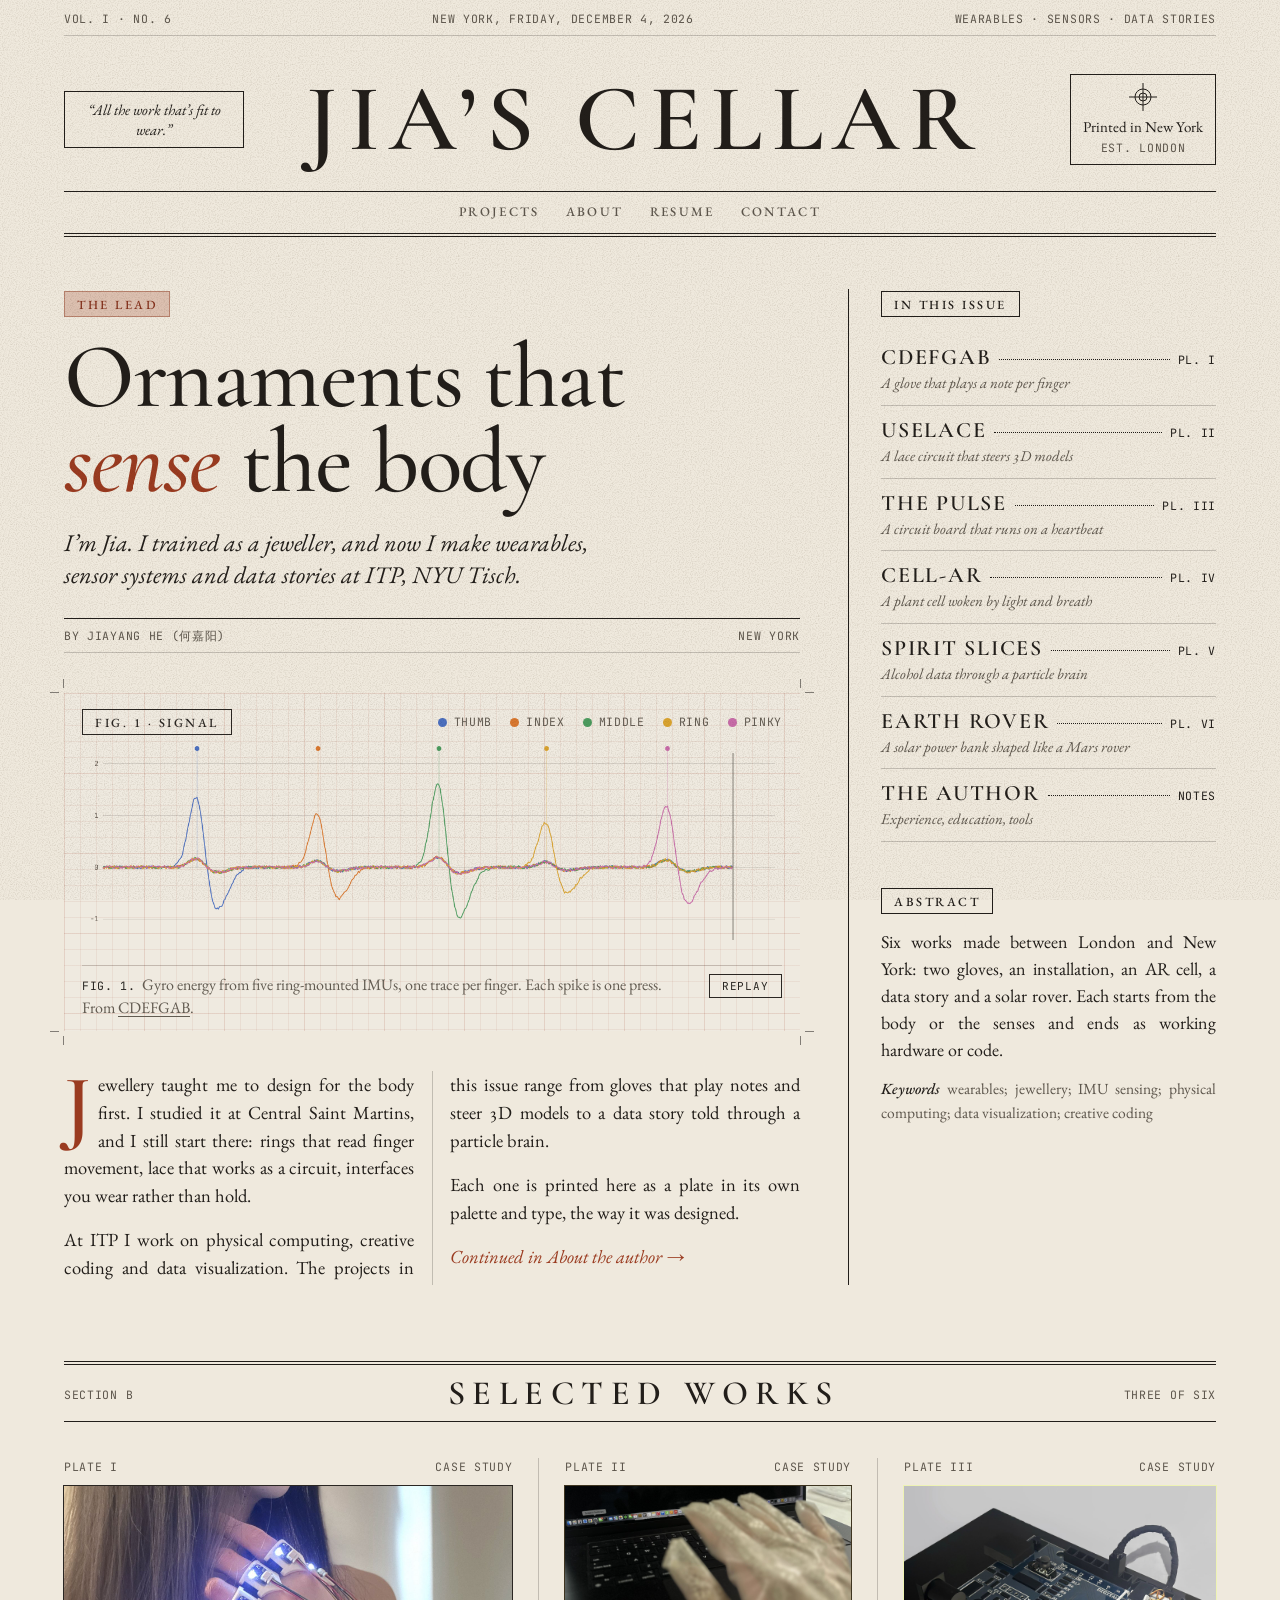
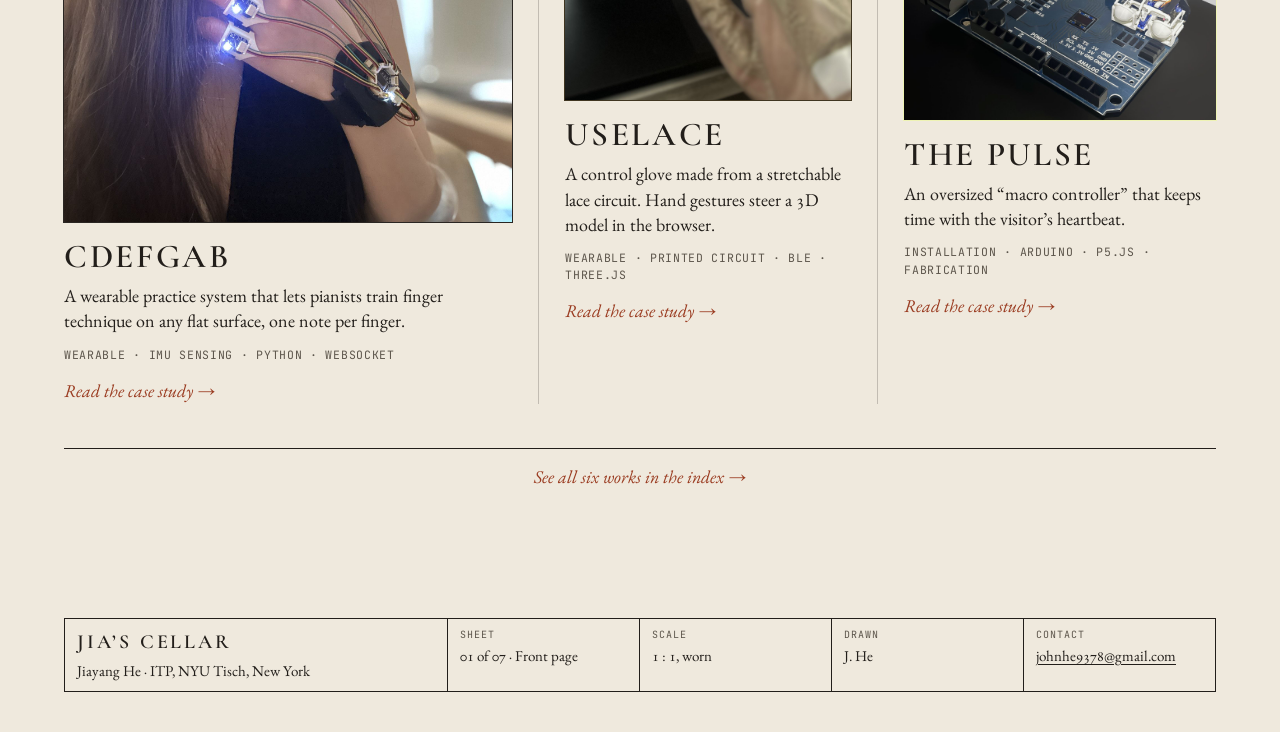
<file: index.html>
<!doctype html>
<html lang="en">
<head>
  <meta charset="utf-8">
  <meta name="viewport" content="width=device-width, initial-scale=1">
  <title>Jia's Cellar — Jia He, wearables and interactive design</title>
  <meta name="description" content="Portfolio of Jia He, a jeweller turned creative technologist at ITP, NYU Tisch.">
  <meta property="og:title" content="Jia's Cellar — Jia He, wearables and interactive design">
  <meta property="og:description" content="Portfolio of Jia He, a jeweller turned creative technologist at ITP, NYU Tisch.">
  <link rel="preconnect" href="https://fonts.googleapis.com">
  <link rel="preconnect" href="https://fonts.gstatic.com" crossorigin>
  <link href="https://fonts.googleapis.com/css2?family=Cormorant+Garamond:ital,wght@0,500;0,600;1,500;1,600&family=EB+Garamond:ital,wght@0,400;0,500;1,400&family=JetBrains+Mono:wght@400;500&display=swap" rel="stylesheet">
  <link rel="stylesheet" href="style.css">
</head>
<body>
  <a class="skip" href="#main">Skip to content</a>

  <!-- Front-page masthead: nameplate with ears. Inner pages use the compact bar. -->
  <header class="masthead masthead--front">
    <div class="masthead__strip mono">
      <span>Vol. I · No. 6</span>
      <span data-today>New York</span>
      <span>Wearables · Sensors · Data stories</span>
    </div>
    <div class="masthead__flag">
      <p class="ear">“All the work that’s fit to wear.”</p>
      <a class="masthead__name" href="index.html" aria-current="page">Jia’s Cellar</a>
      <p class="ear ear--right">
        <svg class="regmark" viewBox="0 0 28 28" aria-hidden="true"><g fill="none" stroke="currentColor"><circle cx="14" cy="14" r="8"/><circle cx="14" cy="14" r="4"/><path d="M14 0v28M0 14h28"/></g></svg>
        Printed in New York
        <span class="mono">Est. London</span>
      </p>
    </div>
    <nav class="masthead__nav" aria-label="Site">
      <a href="projects.html">Projects</a>
      <a href="about.html">About</a>
      <a href="download/Jiayang_He_Resume.pdf">Resume</a>
      <a href="about.html#contact">Contact</a>
    </nav>
  </header>

  <main id="main">

    <!-- Hero: the lead story -->
    <section class="front">
      <article class="front__lead">
        <p class="label label--filled">The lead</p>
        <h1 class="headline">Ornaments that <em>sense</em> the body</h1>
        <p class="deck">
          I’m Jia. I trained as a jeweller, and now I make wearables, sensor systems
          and data stories at ITP, NYU Tisch.
        </p>
        <p class="byline mono">
          <span>By Jiayang He (何嘉阳)</span>
          <span>New York</span>
        </p>

        <figure class="plot graph crop" data-skin="cdefgab">
          <div class="plot__head">
            <span class="label">Fig. 1 · Signal</span>
            <div class="legend mono" aria-hidden="true">
              <span style="--c: var(--finger-thumb)">Thumb</span>
              <span style="--c: var(--finger-index)">Index</span>
              <span style="--c: var(--finger-middle)">Middle</span>
              <span style="--c: var(--finger-ring)">Ring</span>
              <span style="--c: var(--finger-pinky)">Pinky</span>
            </div>
          </div>
          <canvas id="signal" width="1200" height="360" role="img"
                  aria-label="Five gyro traces, one per finger, each spiking once as that finger presses"></canvas>
          <figcaption>
            <span><span class="fig-no">Fig. 1.</span>Gyro energy from five ring-mounted IMUs, one trace per finger.
            Each spike is one press. From <a href="cdefgab.html">CDEFGAB</a>.</span>
            <button type="button" class="replay" id="replay">Replay</button>
          </figcaption>
        </figure>

        <div class="columns dropcap">
          <p>
            Jewellery taught me to design for the body first. I studied it at Central Saint
            Martins, and I still start there: rings that read finger movement, lace that works
            as a circuit, interfaces you wear rather than hold.
          </p>
          <p>
            At ITP I work on physical computing, creative coding and data visualization. The
            projects in this issue range from gloves that play notes and steer 3D models to a
            data story told through a particle brain.
          </p>
          <p>
            Each one is printed here as a plate in its own palette and type, the way it was
            designed.
          </p>
          <p class="jump"><a href="about.html">Continued in About the author →</a></p>
        </div>
      </article>

      <aside class="front__aside">
        <nav aria-labelledby="contents-head">
          <h2 class="label" id="contents-head">In this issue</h2>
          <ol class="contents">
            <li><a href="cdefgab.html"><span class="contents__title">CDEFGAB</span><span class="contents__leader"></span><span class="contents__ref mono">Pl. I</span></a>
              <small>A glove that plays a note per finger</small></li>
            <li><a href="uselace.html"><span class="contents__title">UseLace</span><span class="contents__leader"></span><span class="contents__ref mono">Pl. II</span></a>
              <small>A lace circuit that steers 3D models</small></li>
            <li><a href="the-pulse.html"><span class="contents__title">The Pulse</span><span class="contents__leader"></span><span class="contents__ref mono">Pl. III</span></a>
              <small>A circuit board that runs on a heartbeat</small></li>
            <li><a href="cell-ar.html"><span class="contents__title">Cell-AR</span><span class="contents__leader"></span><span class="contents__ref mono">Pl. IV</span></a>
              <small>A plant cell woken by light and breath</small></li>
            <li><a href="projects.html#spirit-slices"><span class="contents__title">Spirit Slices</span><span class="contents__leader"></span><span class="contents__ref mono">Pl. V</span></a>
              <small>Alcohol data through a particle brain</small></li>
            <li><a href="projects.html#earth-rover"><span class="contents__title">Earth Rover</span><span class="contents__leader"></span><span class="contents__ref mono">Pl. VI</span></a>
              <small>A solar power bank shaped like a Mars rover</small></li>
            <li><a href="about.html"><span class="contents__title">The author</span><span class="contents__leader"></span><span class="contents__ref mono">Notes</span></a>
              <small>Experience, education, tools</small></li>
          </ol>
        </nav>

        <section class="abstract" aria-labelledby="abstract-head">
          <h2 class="label" id="abstract-head">Abstract</h2>
          <p>
            Six works made between London and New York: two gloves, an installation,
            an AR cell, a data story and a solar rover. Each starts from the body or the senses
            and ends as working hardware or code.
          </p>
          <p class="keywords"><b>Keywords</b> wearables; jewellery; IMU sensing; physical computing; data visualization; creative coding</p>
        </section>
      </aside>
    </section>

    <!-- Selected works, each a plate in its project's skin -->
    <section class="works" aria-labelledby="works-head">
      <header class="section-flag">
        <span class="mono">Section B</span>
        <h2 id="works-head">Selected works</h2>
        <span class="mono">Three of six</span>
      </header>

      <div class="entries">
        <article class="entry">
          <p class="entry__meta mono"><span>Plate I</span><span>Case study</span></p>
        <a class="plate" data-skin="cdefgab" data-src="images/thumbs/cdefgab.jpg" href="cdefgab.html" tabindex="-1" aria-hidden="true">
          <span class="plate__poster"><span class="plate__title">CDEFGAB</span></span>
        </a>
        <h3 class="entry__title"><a href="cdefgab.html">CDEFGAB</a></h3>
          <p class="entry__deck">A wearable practice system that lets pianists train finger technique on any flat surface, one note per finger.</p>
          <p class="entry__tags mono">Wearable · IMU sensing · Python · WebSocket</p>
          <p class="jump"><a href="cdefgab.html">Read the case study →</a></p>
      </article>

        <article class="entry">
          <p class="entry__meta mono"><span>Plate II</span><span>Case study</span></p>
        <a class="plate" data-skin="uselace" data-src="images/thumbs/uselace.jpg" href="uselace.html" tabindex="-1" aria-hidden="true">
          <span class="plate__poster"><span class="plate__title">UseLace</span></span>
        </a>
        <h3 class="entry__title"><a href="uselace.html">UseLace</a></h3>
          <p class="entry__deck">A control glove made from a stretchable lace circuit. Hand gestures steer a 3D model in the browser.</p>
          <p class="entry__tags mono">Wearable · printed circuit · BLE · Three.js</p>
          <p class="jump"><a href="uselace.html">Read the case study →</a></p>
      </article>

        <article class="entry">
          <p class="entry__meta mono"><span>Plate III</span><span>Case study</span></p>
        <a class="plate" data-skin="the-pulse" data-src="images/thumbs/the-pulse.jpg" href="the-pulse.html" tabindex="-1" aria-hidden="true">
          <span class="plate__poster"><span class="plate__title">The Pulse</span></span>
        </a>
        <h3 class="entry__title"><a href="the-pulse.html">The Pulse</a></h3>
          <p class="entry__deck">An oversized “macro controller” that keeps time with the visitor’s heartbeat.</p>
          <p class="entry__tags mono">Installation · Arduino · p5.js · fabrication</p>
          <p class="jump"><a href="the-pulse.html">Read the case study →</a></p>
      </article>
      </div>

      <p class="more-line"><span class="jump"><a href="projects.html">See all six works in the index →</a></span></p>
    </section>
  </main>

  <footer class="colophon">
    <dl class="titleblock">
      <div class="titleblock__name"><dt>Jia’s Cellar</dt><dd>Jiayang He · ITP, NYU Tisch, New York</dd></div>
      <div><dt>Sheet</dt><dd>01 of 07 · Front page</dd></div>
      <div><dt>Scale</dt><dd>1 : 1, worn</dd></div>
      <div><dt>Drawn</dt><dd>J. He</dd></div>
      <div><dt>Contact</dt><dd><a href="mailto:johnhe9378@gmail.com">johnhe9378@gmail.com</a></dd></div>
    </dl>
  </footer>

  <script src="script.js"></script>
</body>
</html>
</file>
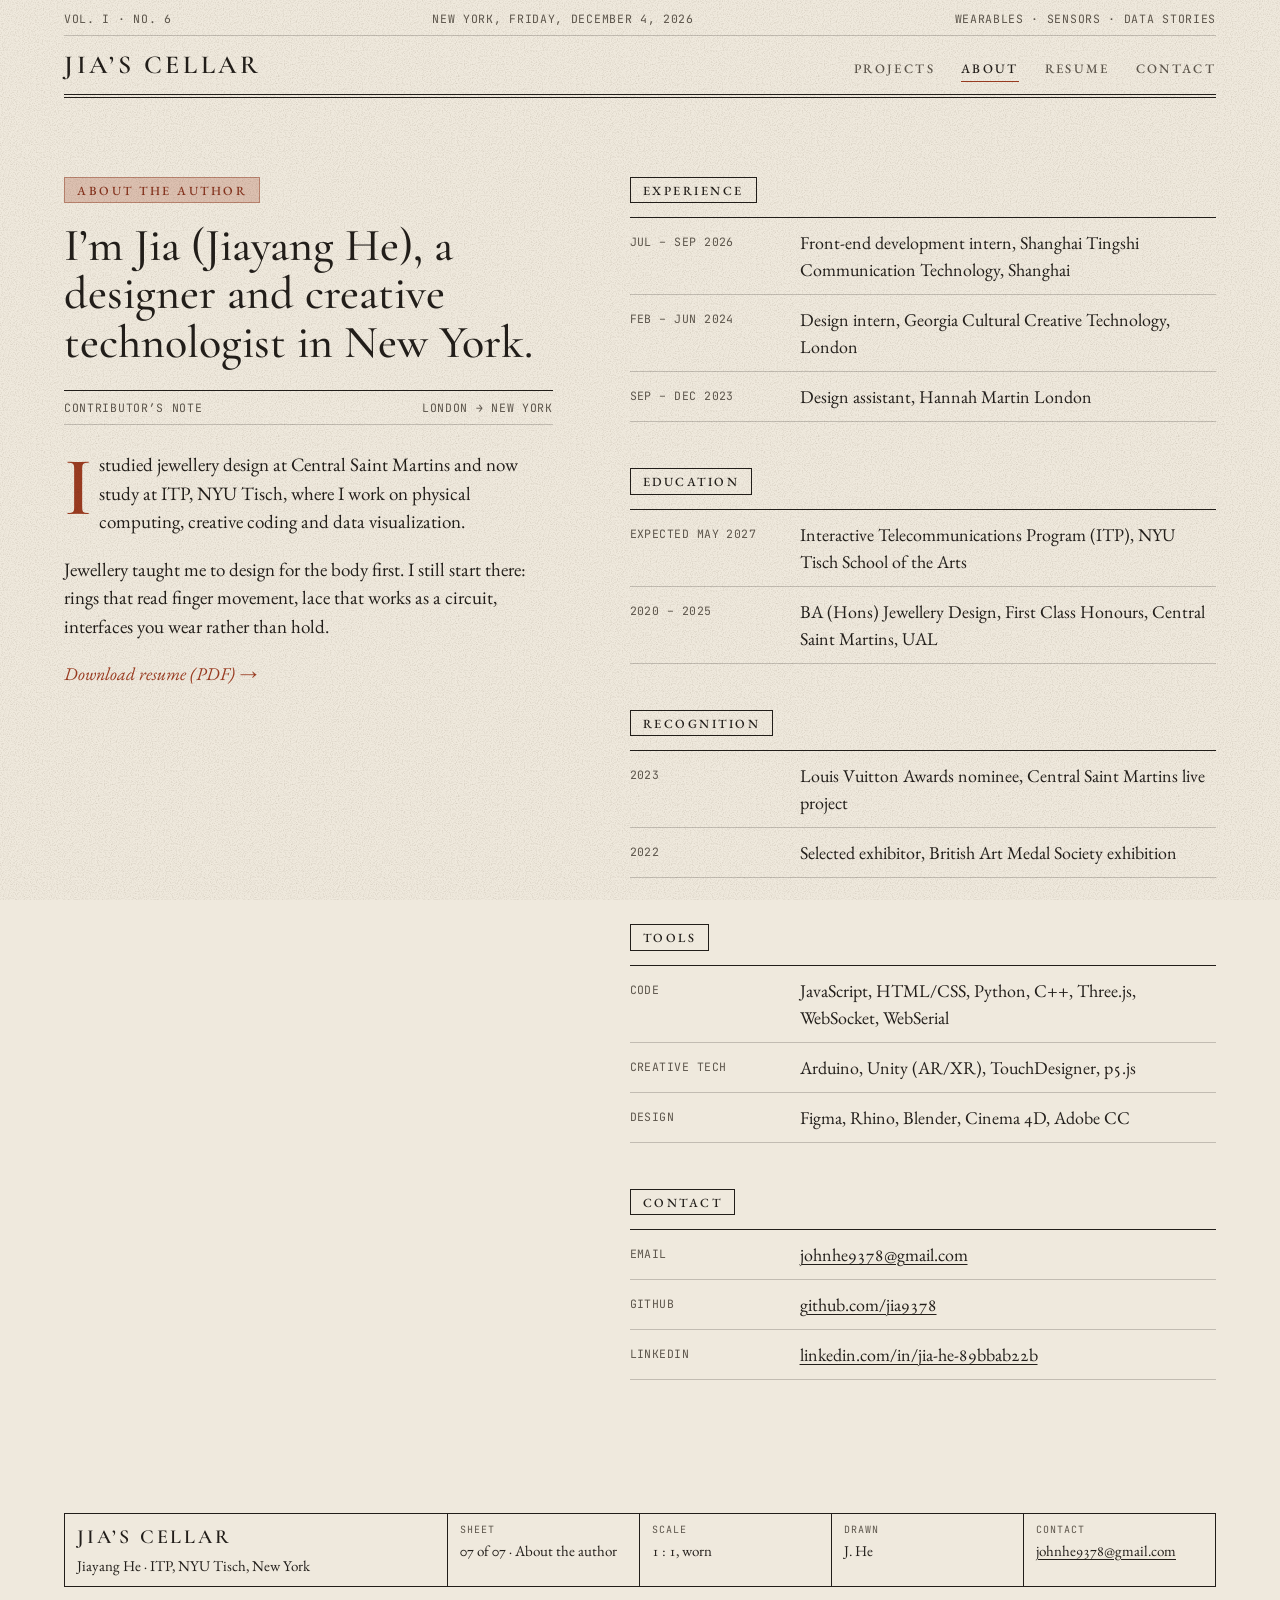
<file: about.html>
<!doctype html>
<html lang="en">
<head>
  <meta charset="utf-8">
  <meta name="viewport" content="width=device-width, initial-scale=1">
  <title>About — Jia He</title>
  <meta name="description" content="About Jia He: jewellery design at Central Saint Martins, now physical computing and creative coding at ITP, NYU Tisch.">
  <meta property="og:title" content="About — Jia He">
  <meta property="og:description" content="About Jia He: jewellery design at Central Saint Martins, now physical computing and creative coding at ITP, NYU Tisch.">
  <link rel="preconnect" href="https://fonts.googleapis.com">
  <link rel="preconnect" href="https://fonts.gstatic.com" crossorigin>
  <link href="https://fonts.googleapis.com/css2?family=Cormorant+Garamond:ital,wght@0,500;0,600;1,500;1,600&family=EB+Garamond:ital,wght@0,400;0,500;1,400&family=JetBrains+Mono:wght@400;500&display=swap" rel="stylesheet">
  <link rel="stylesheet" href="style.css">
</head>
<body>

  <a class="skip" href="#main">Skip to content</a>

  <!-- Masthead: the same on every inner page -->
  <header class="masthead">
    <div class="masthead__strip mono">
      <span>Vol. I · No. 6</span>
      <span data-today>New York</span>
      <span>Wearables · Sensors · Data stories</span>
    </div>
    <div class="masthead__bar">
      <a class="masthead__name" href="index.html">Jia’s Cellar</a>
      <nav class="masthead__nav" aria-label="Site">
        <a href="projects.html">Projects</a>
        <a href="about.html" aria-current="page">About</a>
        <a href="download/Jiayang_He_Resume.pdf">Resume</a>
        <a href="about.html#contact">Contact</a>
      </nav>
    </div>
  </header>

  <main id="main" class="page about">
    <div class="about__bio">
      <p class="label label--filled">About the author</p>
      <h1 class="about__statement">I’m Jia (Jiayang He), a designer and creative technologist in New York.</h1>
      <p class="byline mono"><span>Contributor’s note</span><span>London → New York</span></p>
      <div class="dropcap">
        <p>
          I studied jewellery design at Central Saint Martins and now study at ITP, NYU Tisch,
          where I work on physical computing, creative coding and data visualization.
        </p>
        <p>
          Jewellery taught me to design for the body first. I still start there: rings that read
          finger movement, lace that works as a circuit, interfaces you wear rather than hold.
        </p>
      </div>
      <p class="jump"><a href="download/Jiayang_He_Resume.pdf">Download resume (PDF) →</a></p>
    </div>

    <div class="about__facts">
      <section>
        <h2 class="label">Experience</h2>
        <dl class="rows">
          <div><dt>Jul – Sep 2026</dt><dd>Front-end development intern, Shanghai Tingshi Communication Technology, Shanghai</dd></div>
          <div><dt>Feb – Jun 2024</dt><dd>Design intern, Georgia Cultural Creative Technology, London</dd></div>
          <div><dt>Sep – Dec 2023</dt><dd>Design assistant, Hannah Martin London</dd></div>
        </dl>
      </section>

      <section>
        <h2 class="label">Education</h2>
        <dl class="rows">
          <div><dt>Expected May 2027</dt><dd>Interactive Telecommunications Program (ITP), NYU Tisch School of the Arts</dd></div>
          <div><dt>2020 – 2025</dt><dd>BA (Hons) Jewellery Design, First Class Honours, Central Saint Martins, UAL</dd></div>
        </dl>
      </section>

      <section>
        <h2 class="label">Recognition</h2>
        <dl class="rows">
          <div><dt>2023</dt><dd>Louis Vuitton Awards nominee, Central Saint Martins live project</dd></div>
          <div><dt>2022</dt><dd>Selected exhibitor, British Art Medal Society exhibition</dd></div>
        </dl>
      </section>

      <section>
        <h2 class="label">Tools</h2>
        <dl class="rows">
          <div><dt>Code</dt><dd>JavaScript, HTML/CSS, Python, C++, Three.js, WebSocket, WebSerial</dd></div>
          <div><dt>Creative tech</dt><dd>Arduino, Unity (AR/XR), TouchDesigner, p5.js</dd></div>
          <div><dt>Design</dt><dd>Figma, Rhino, Blender, Cinema 4D, Adobe CC</dd></div>
        </dl>
      </section>

      <section id="contact">
        <h2 class="label">Contact</h2>
        <dl class="rows">
          <div><dt>Email</dt><dd><a href="mailto:johnhe9378@gmail.com">johnhe9378@gmail.com</a></dd></div>
          <!-- Add GitHub / LinkedIn / Instagram rows here -->
          <div><dt>GitHub</dt><dd><a href="https://github.com/jia9378">github.com/jia9378</a></dd></div>
          <div><dt>LinkedIn</dt><dd><a href="https://www.linkedin.com/in/jia-he-89bbab22b">linkedin.com/in/jia-he-89bbab22b</a></dd></div>
        </dl>
      </section>
    </div>
  </main>

  <footer class="colophon">
    <dl class="titleblock">
      <div class="titleblock__name"><dt>Jia’s Cellar</dt><dd>Jiayang He · ITP, NYU Tisch, New York</dd></div>
      <div><dt>Sheet</dt><dd>07 of 07 · About the author</dd></div>
      <div><dt>Scale</dt><dd>1 : 1, worn</dd></div>
      <div><dt>Drawn</dt><dd>J. He</dd></div>
      <div><dt>Contact</dt><dd><a href="mailto:johnhe9378@gmail.com">johnhe9378@gmail.com</a></dd></div>
    </dl>
  </footer>

  <script src="script.js"></script>
</body>
</html>
</file>
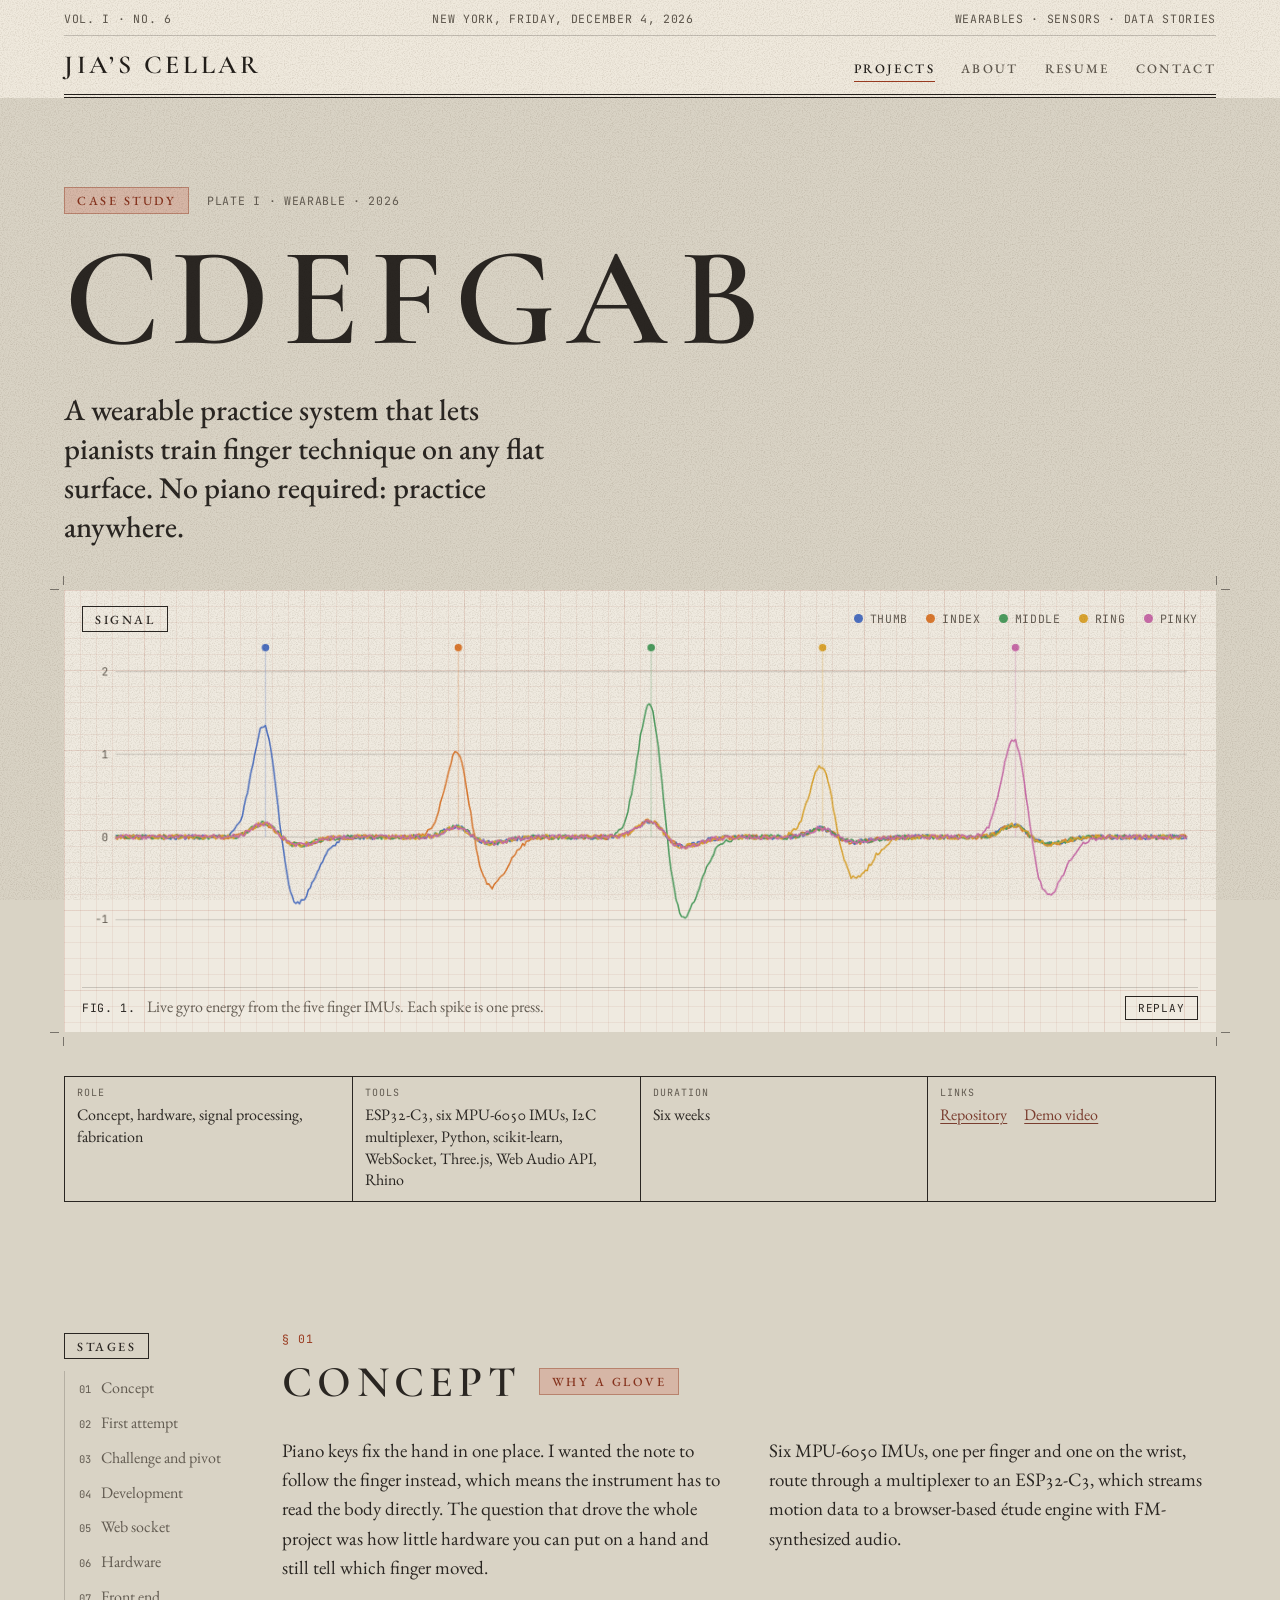
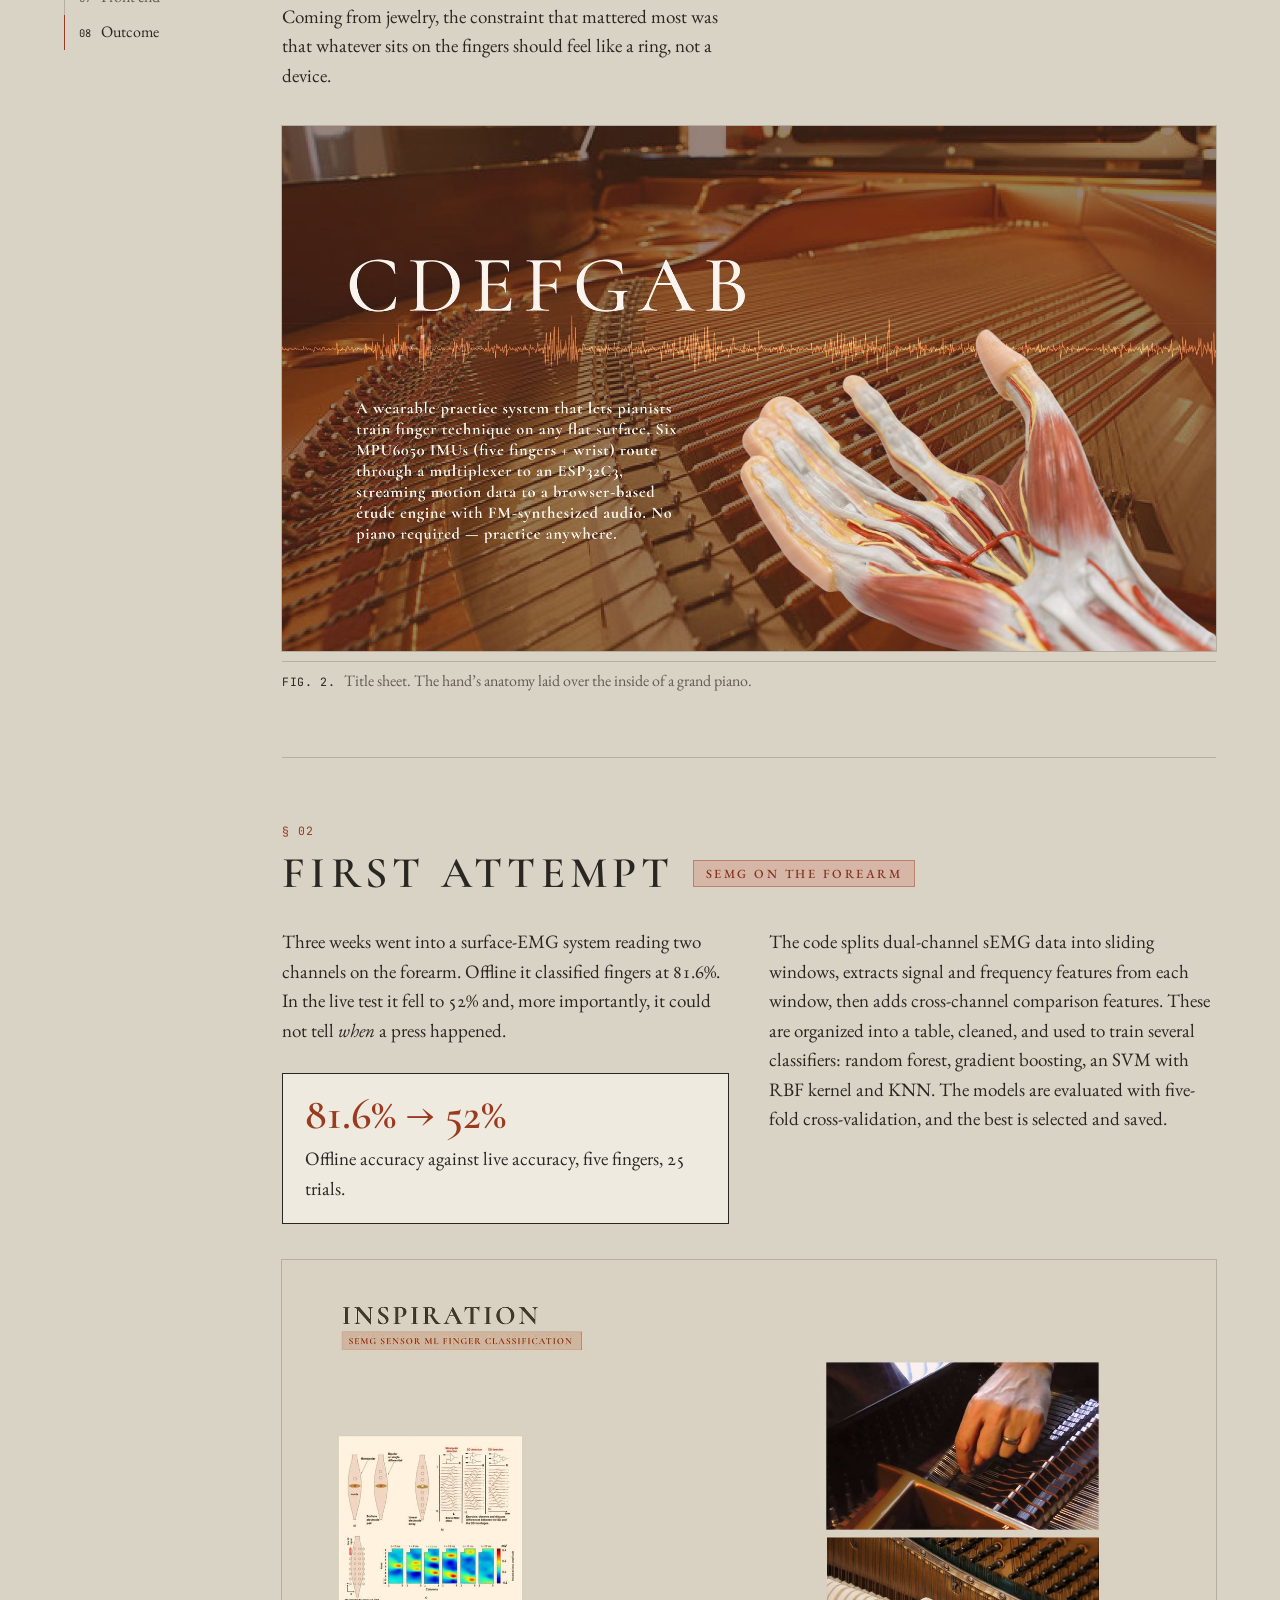
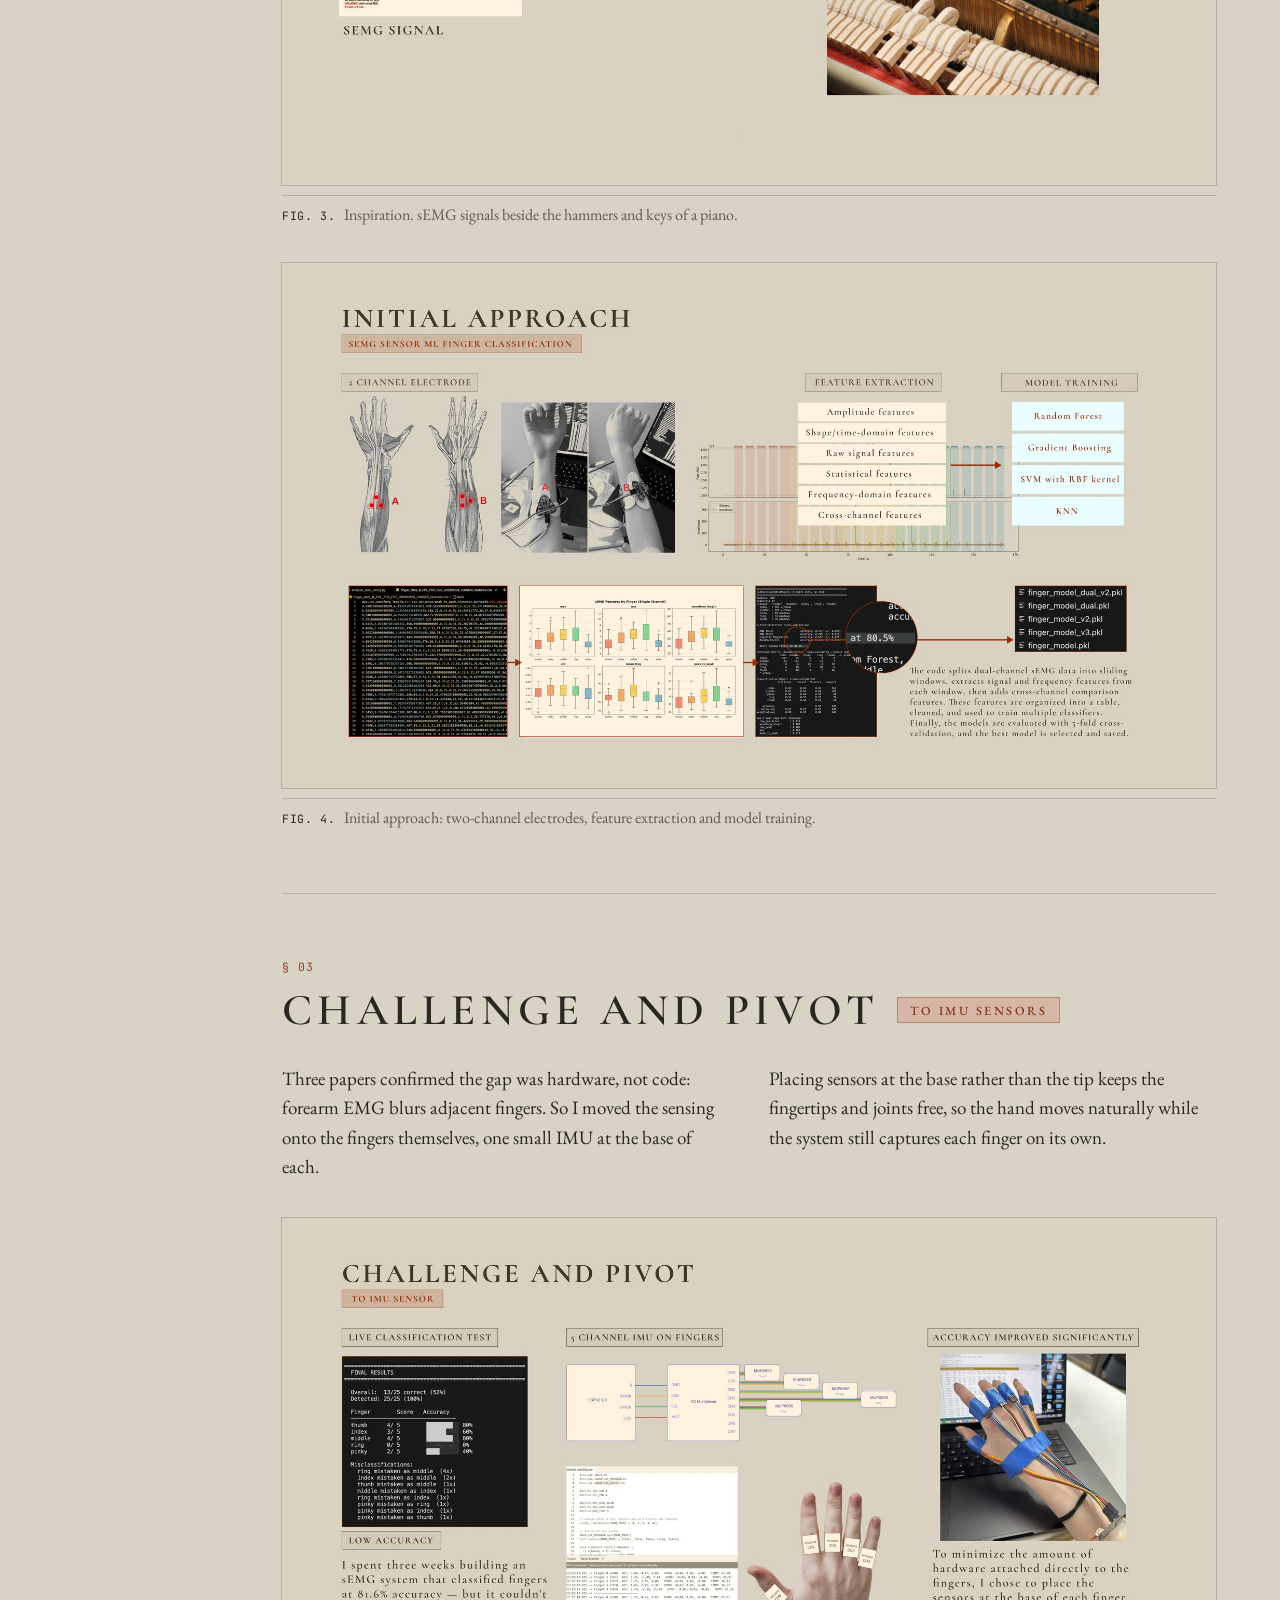
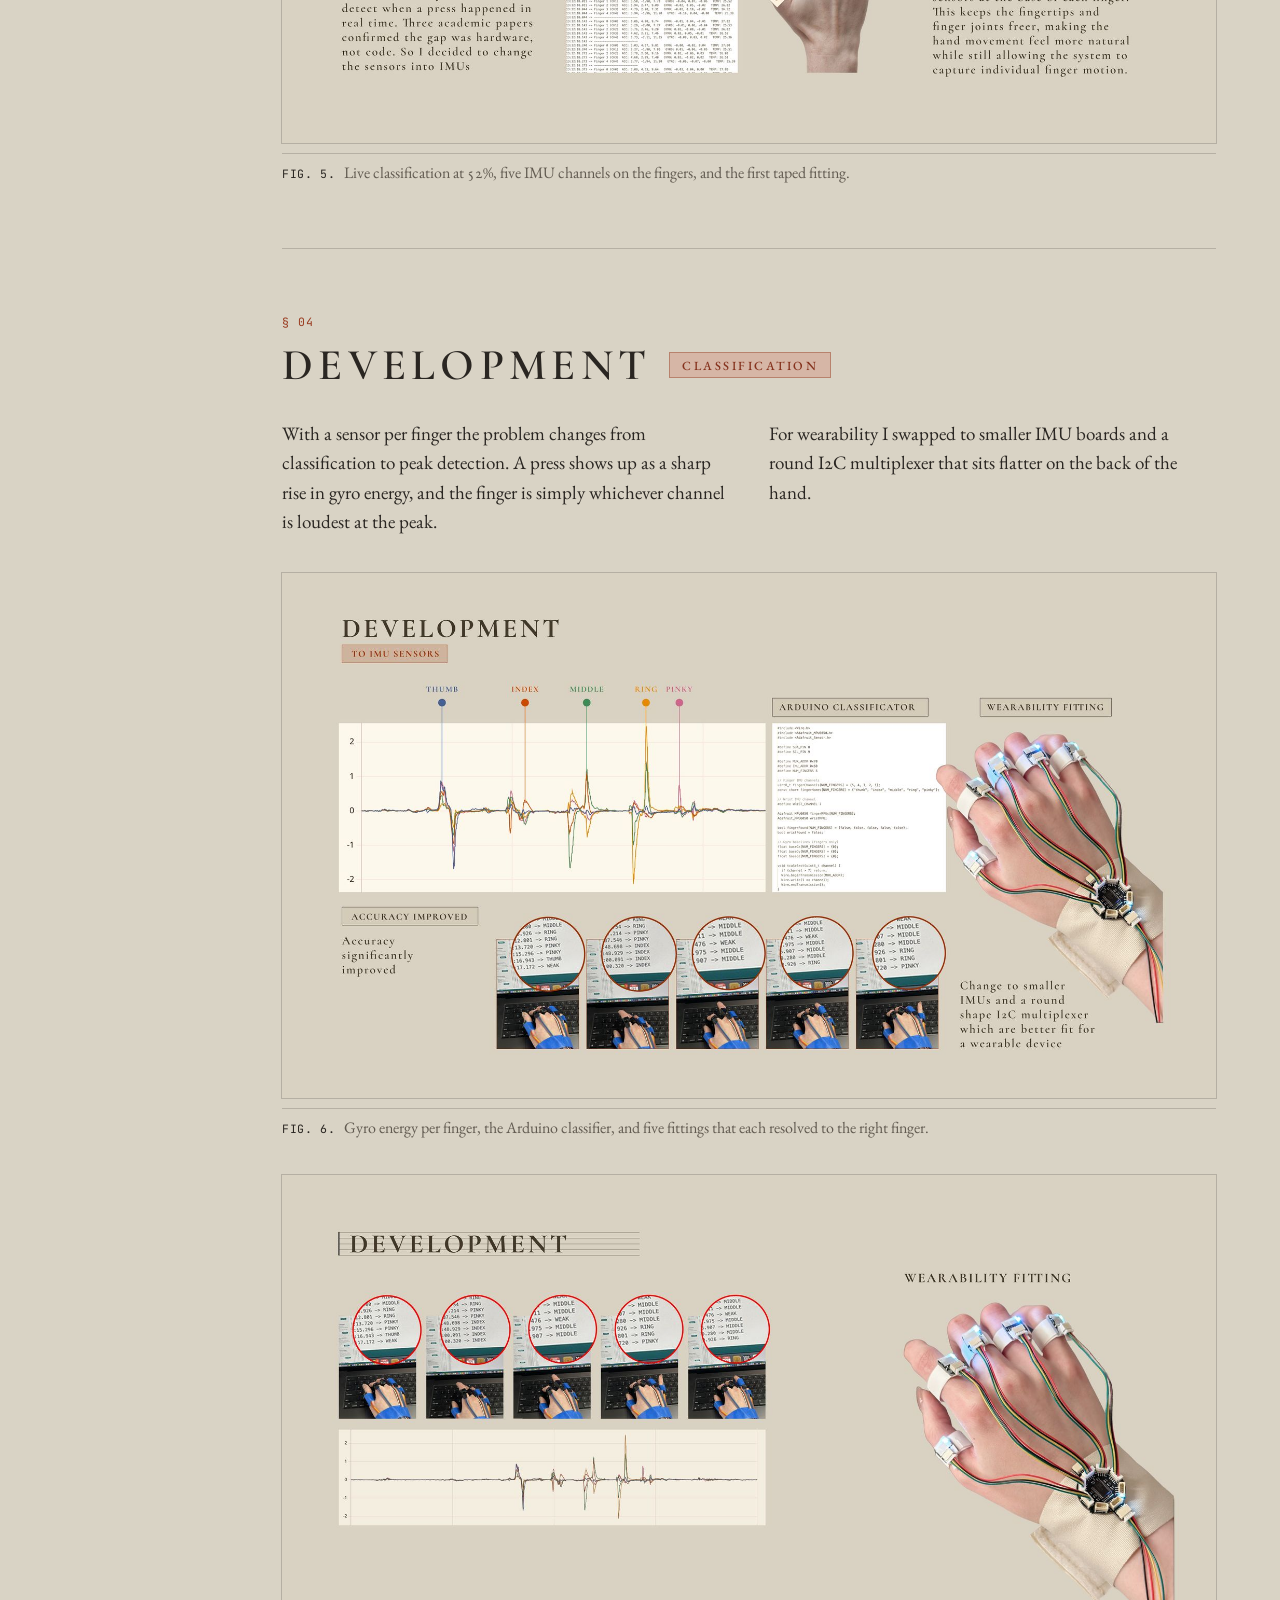
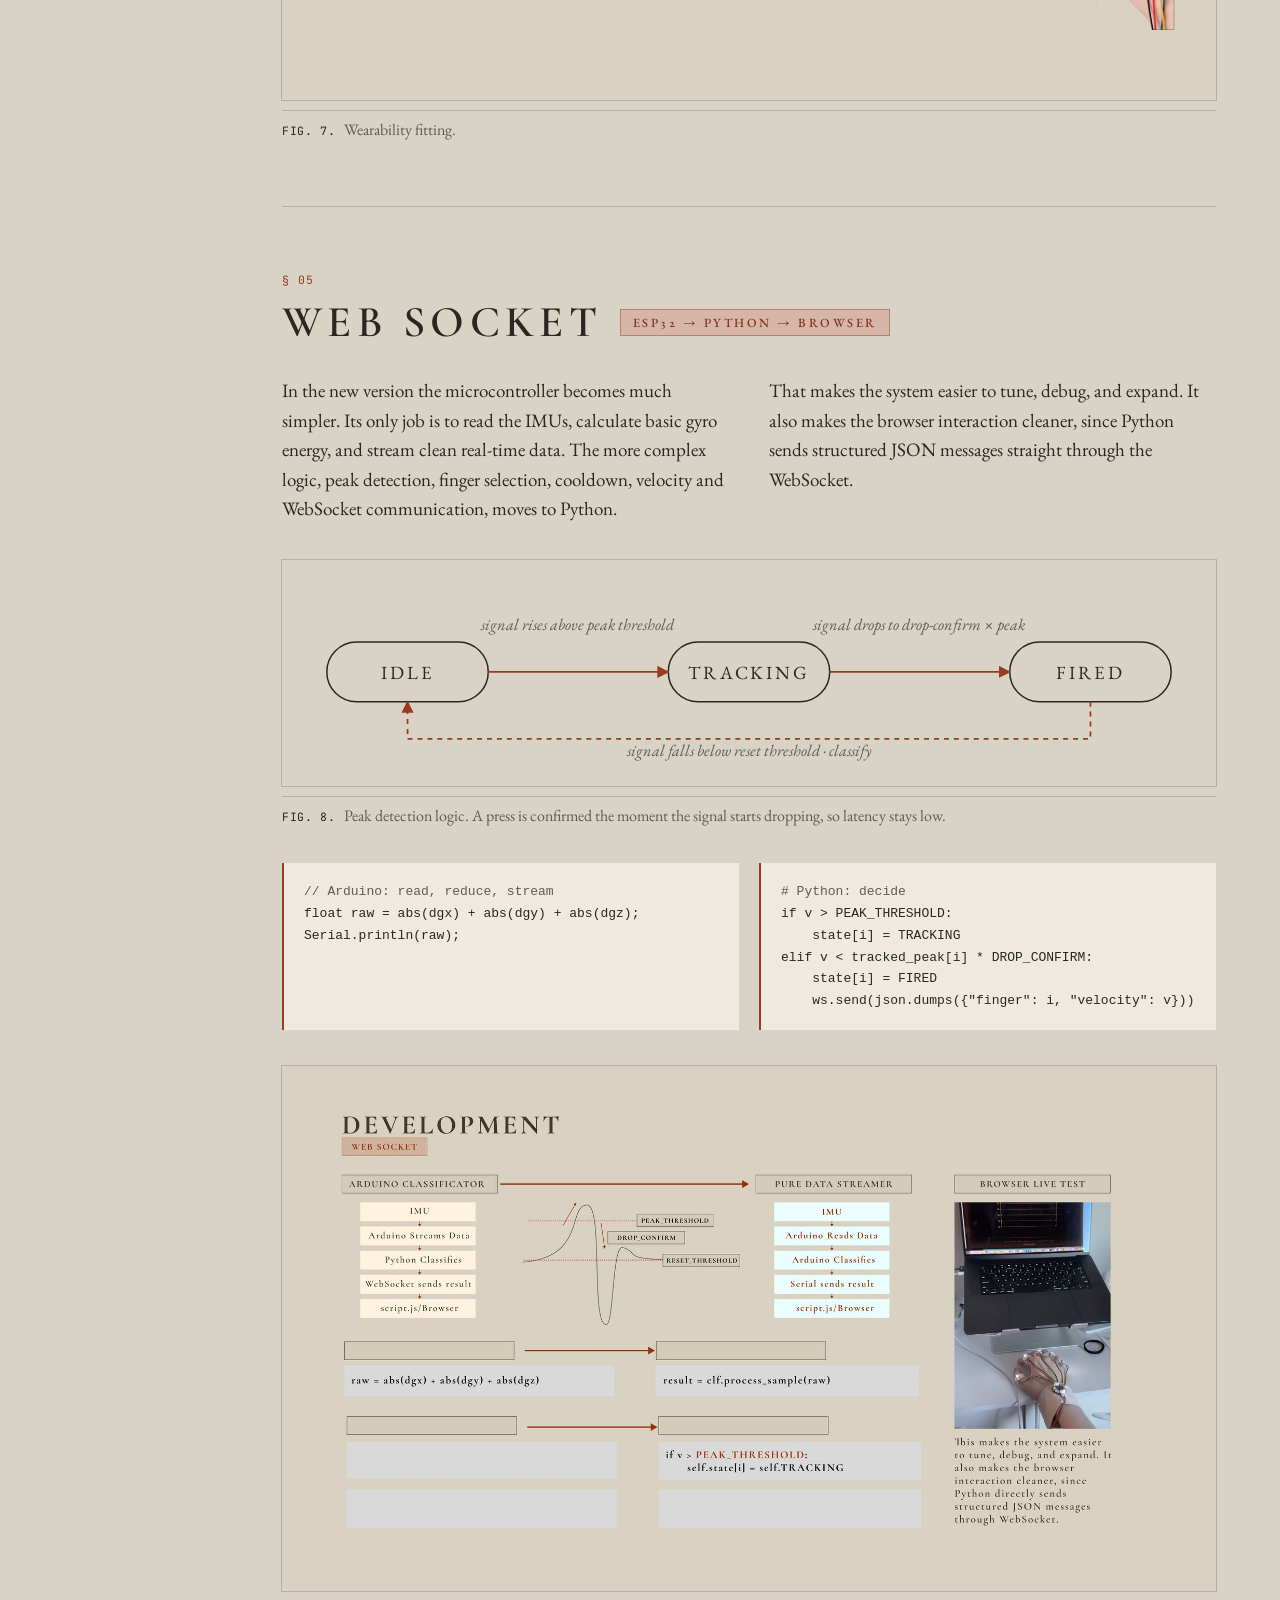
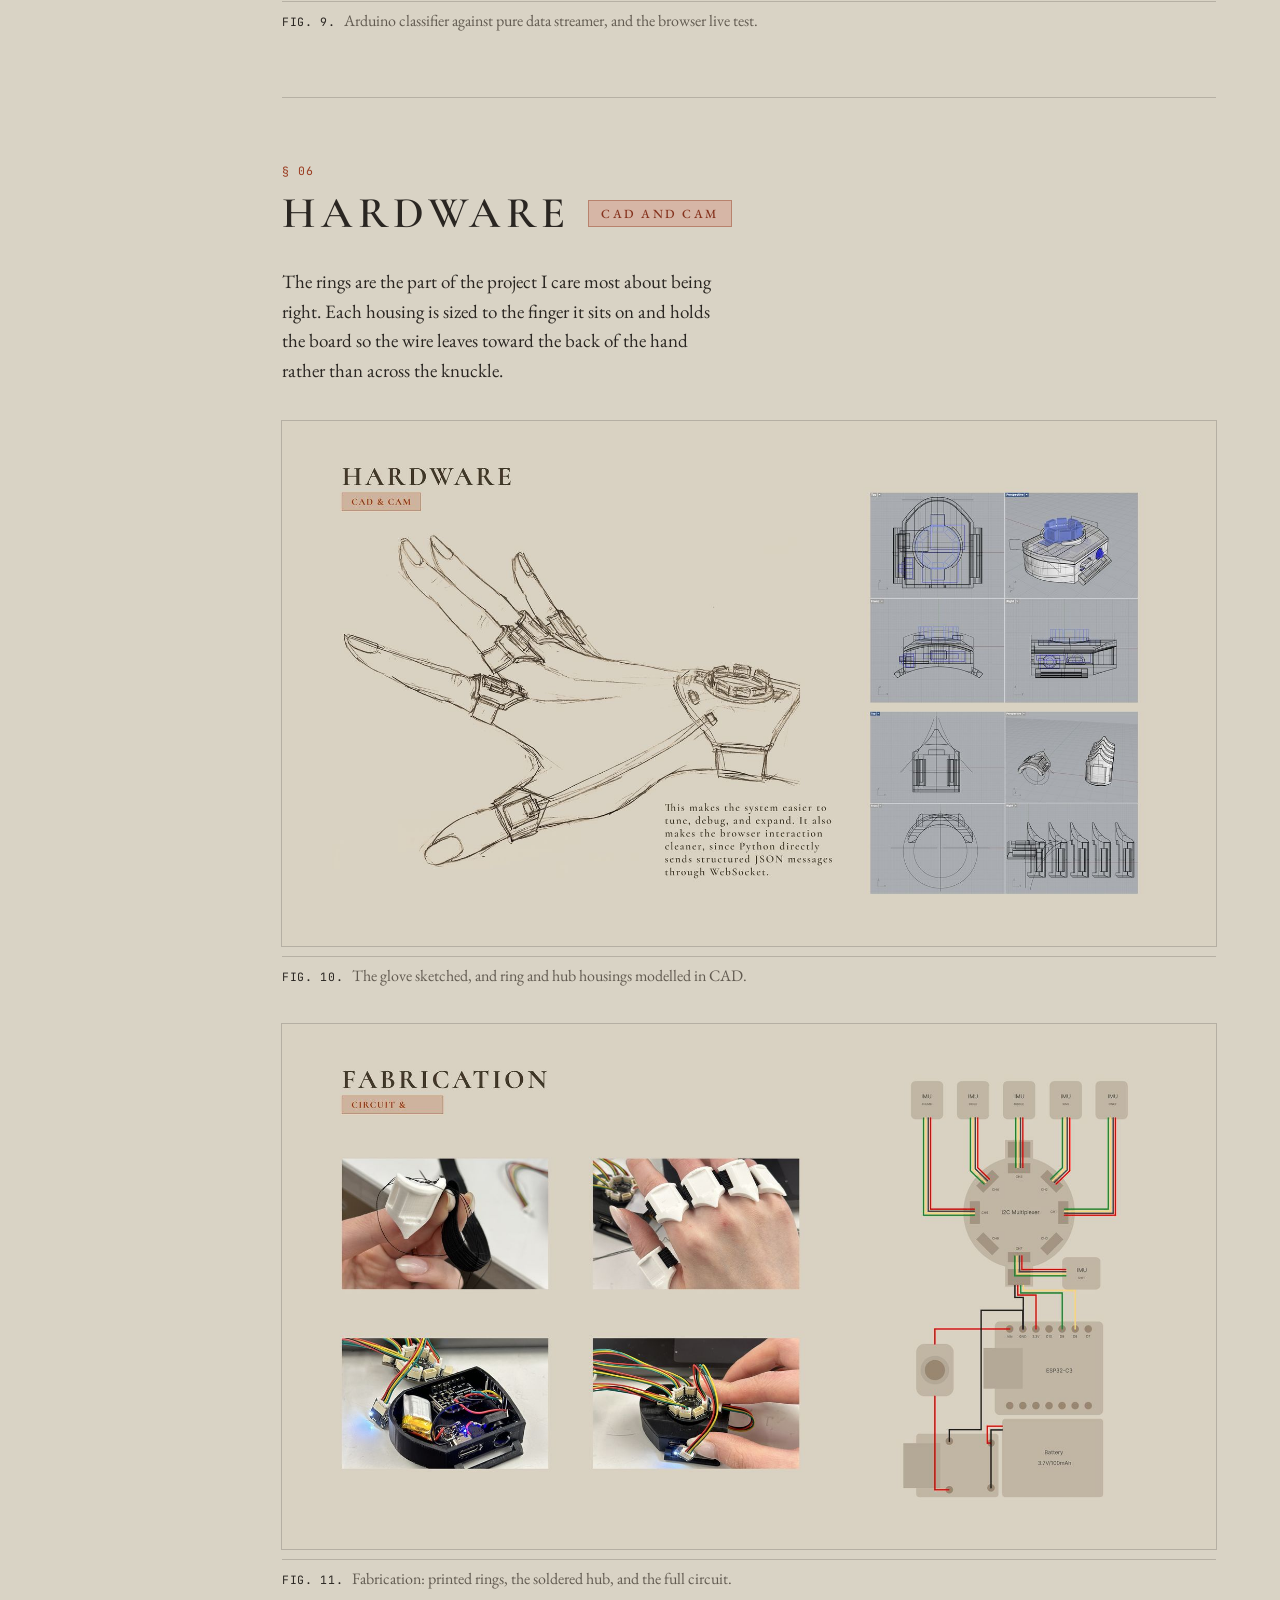
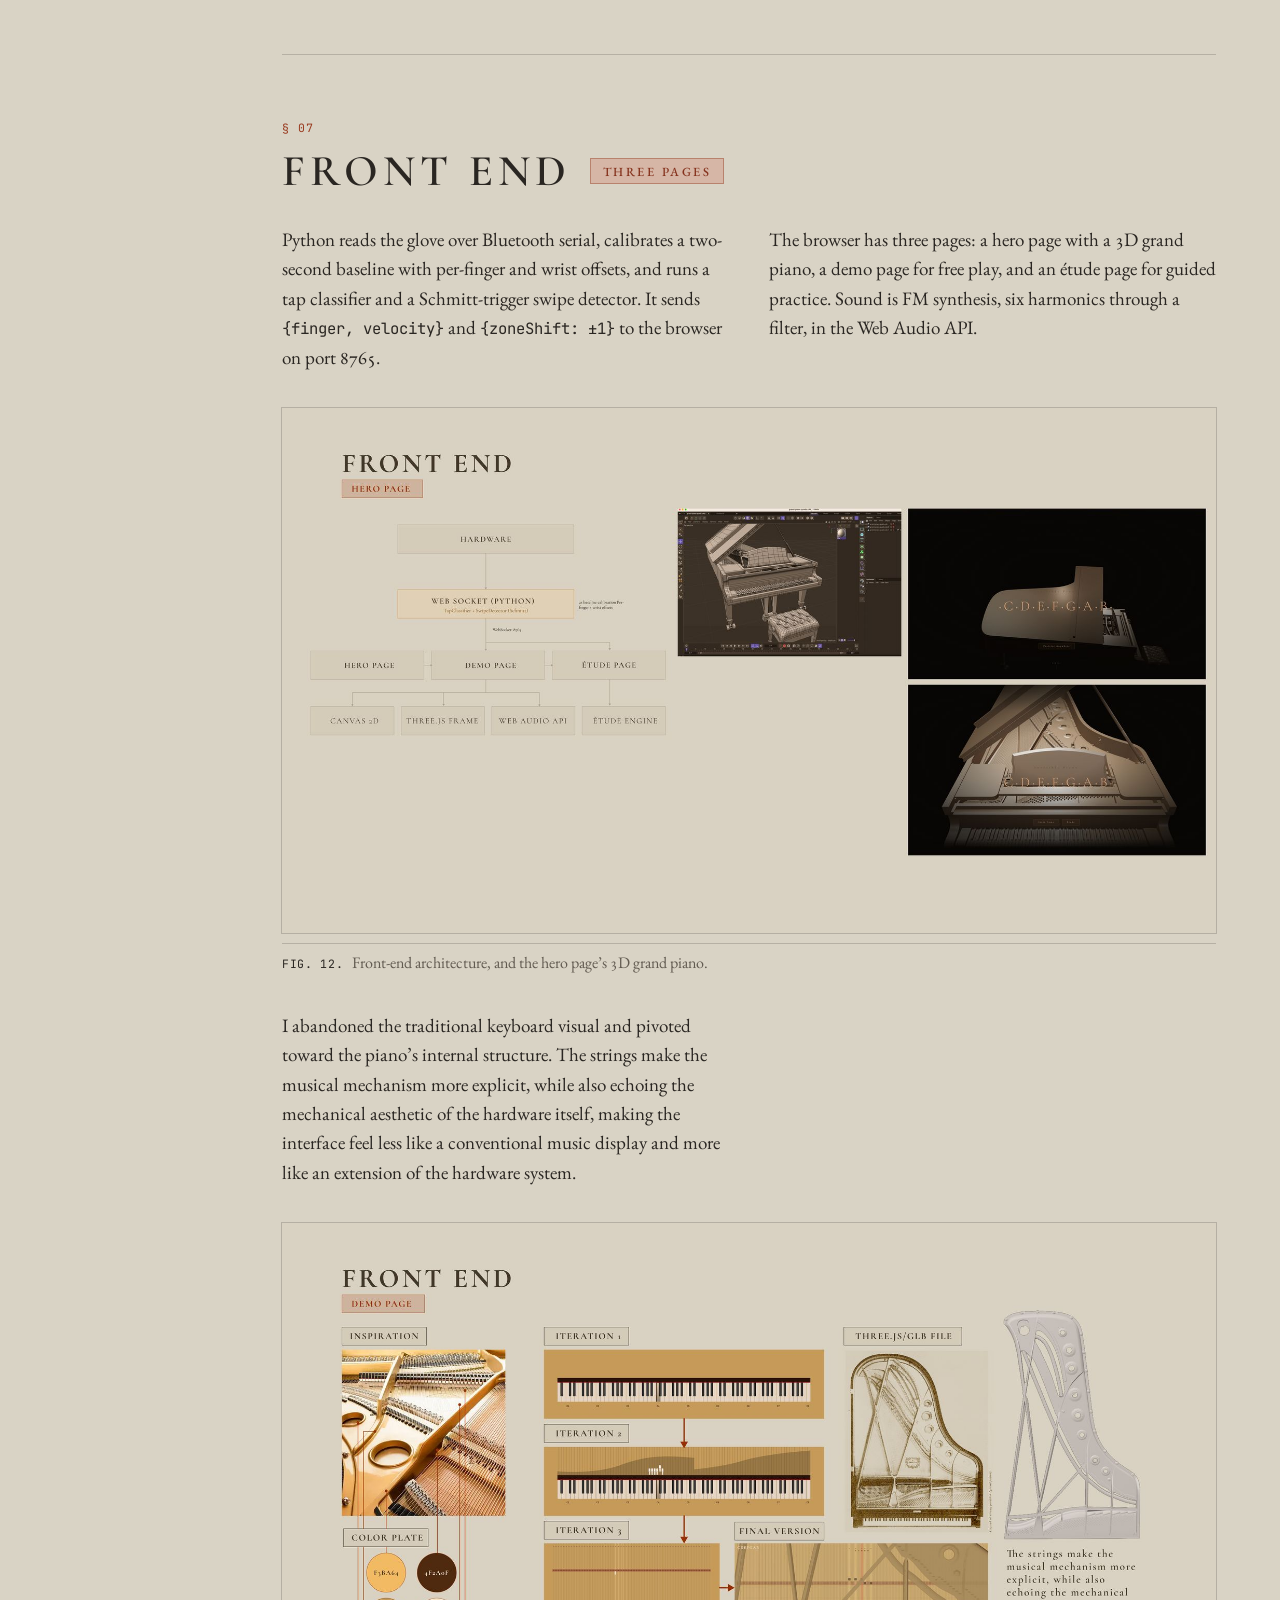
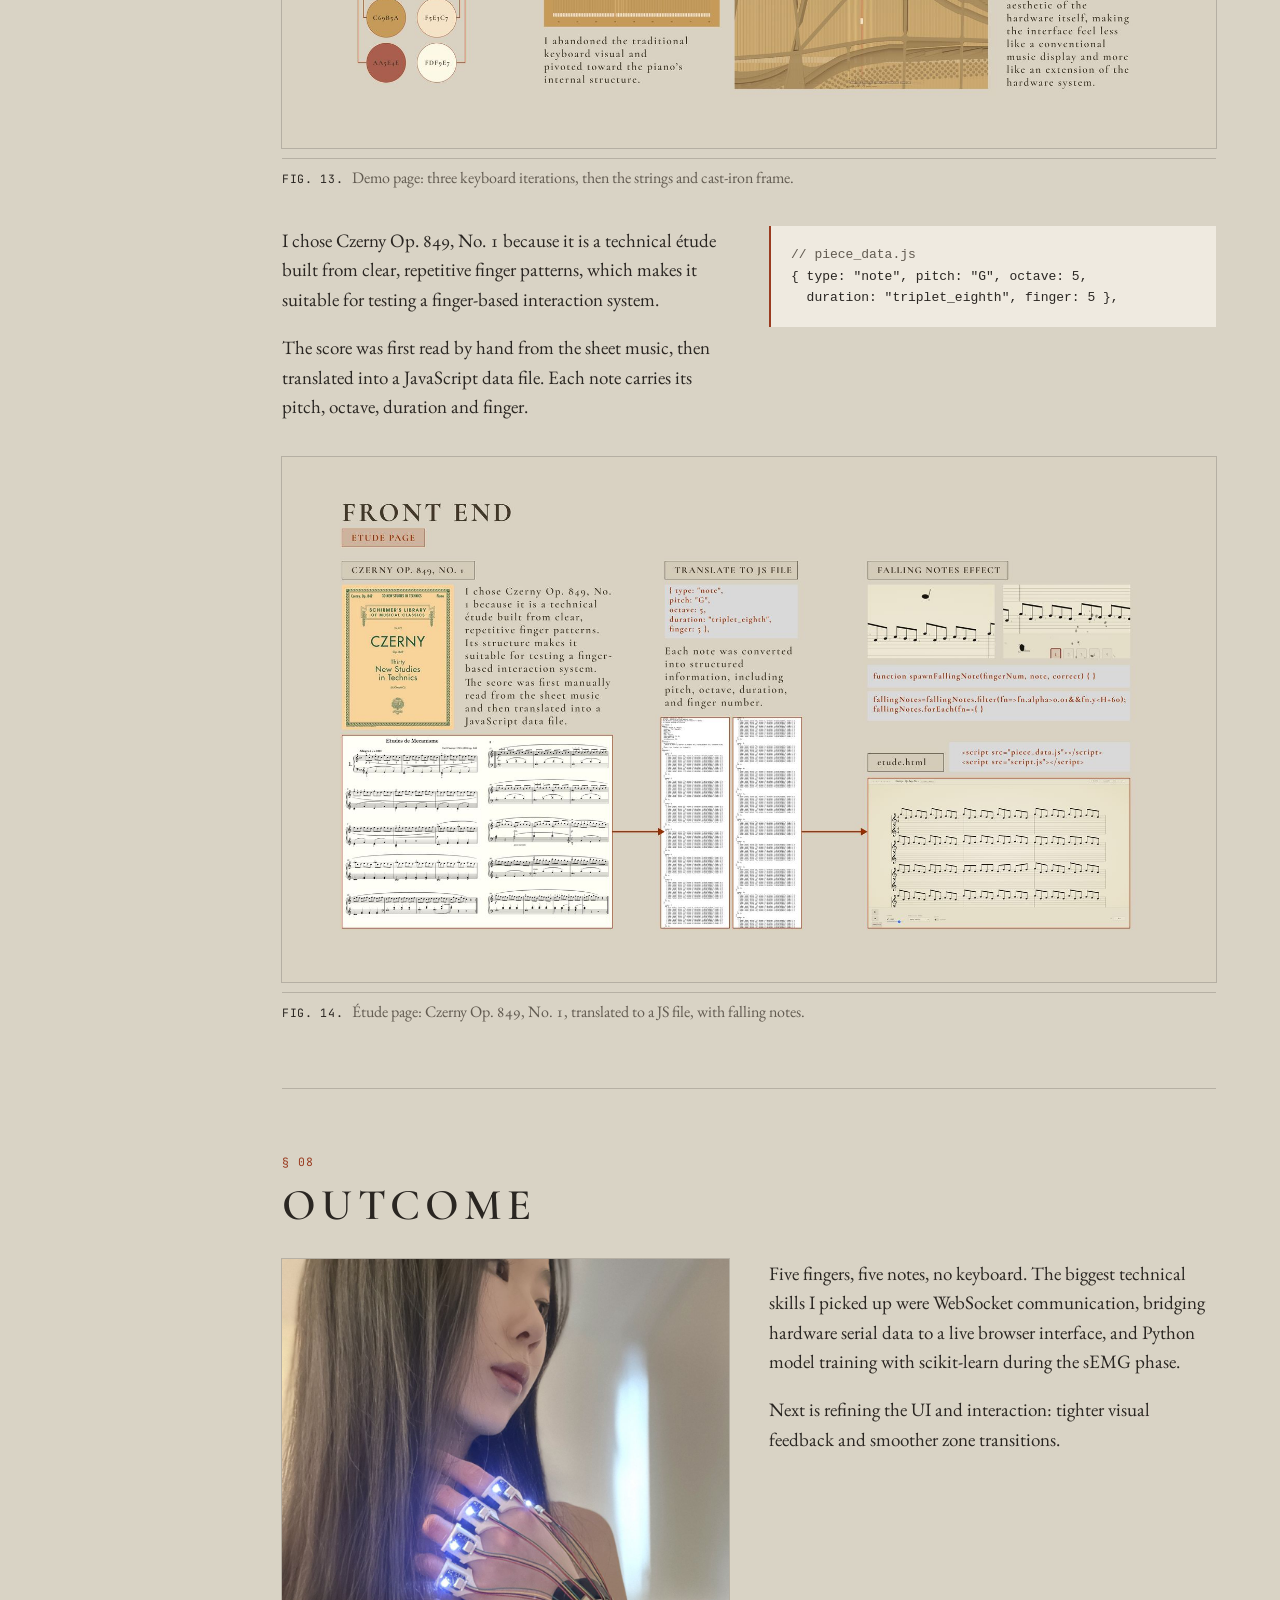
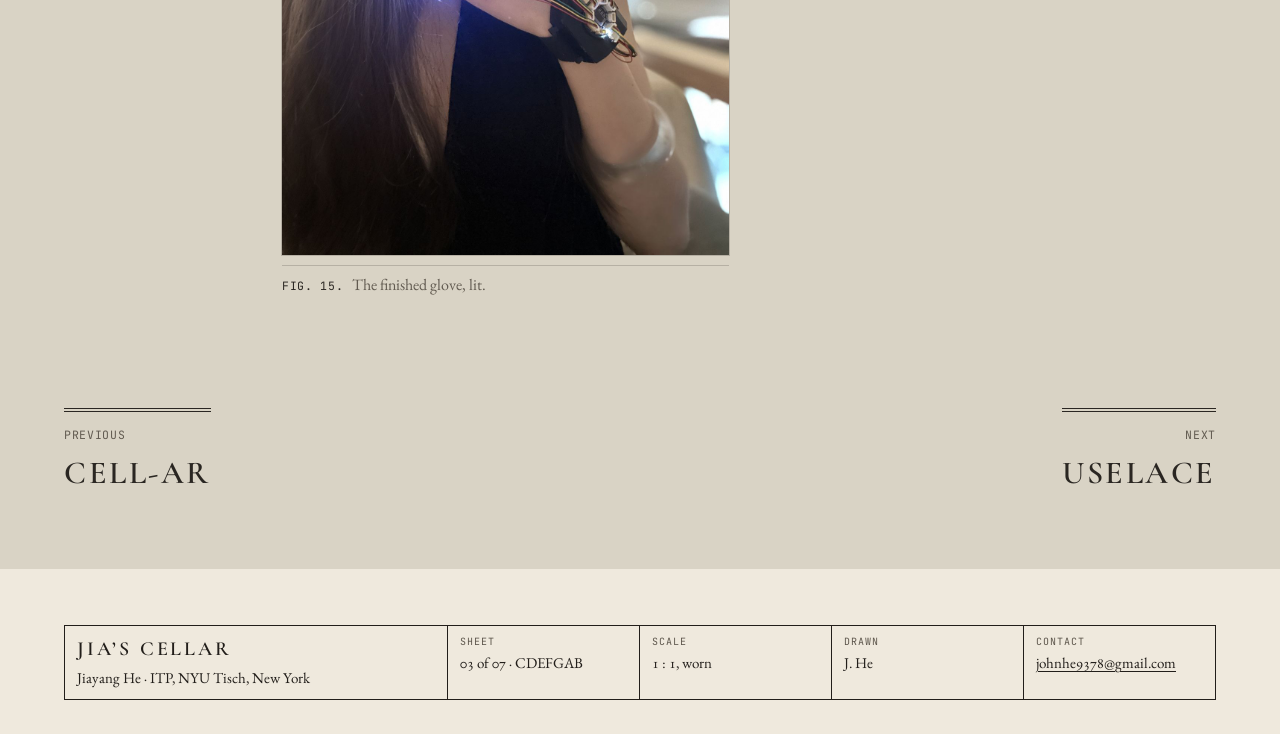
<file: cdefgab.html>
<!doctype html>
<html lang="en">
<head>
  <meta charset="utf-8">
  <meta name="viewport" content="width=device-width, initial-scale=1">
  <title>CDEFGAB — Jia He</title>
  <meta name="description" content="CDEFGAB: a wearable practice system that lets pianists train finger technique on any flat surface. Case study by Jia He.">
  <meta property="og:image" content="images/thumbs/cdefgab.jpg">
  <link rel="preconnect" href="https://fonts.googleapis.com">
  <link rel="preconnect" href="https://fonts.gstatic.com" crossorigin>
  <link href="https://fonts.googleapis.com/css2?family=Cormorant+Garamond:ital,wght@0,500;0,600;1,500;1,600&family=EB+Garamond:ital,wght@0,400;0,500;1,400&family=JetBrains+Mono:wght@400;500&display=swap" rel="stylesheet">
  <link rel="stylesheet" href="style.css">
</head>
<body>

  <a class="skip" href="#main">Skip to content</a>

  <!-- Masthead: the same on every inner page -->
  <header class="masthead">
    <div class="masthead__strip mono">
      <span>Vol. I · No. 6</span>
      <span data-today>New York</span>
      <span>Wearables · Sensors · Data stories</span>
    </div>
    <div class="masthead__bar">
      <a class="masthead__name" href="index.html">Jia’s Cellar</a>
      <nav class="masthead__nav" aria-label="Site">
        <a href="projects.html" aria-current="page">Projects</a>
        <a href="about.html">About</a>
        <a href="download/Jiayang_He_Resume.pdf">Resume</a>
        <a href="about.html#contact">Contact</a>
      </nav>
    </div>
  </header>

  <!-- Project region: carries its own skin via data-skin -->
  <main id="main" class="project" data-skin="cdefgab">

    <section class="hero">
      <div class="hero__text">
        <p class="hero__kicker"><span class="label label--filled">Case study</span><span class="mono">Plate I · Wearable · 2026</span></p>
        <h1 class="hero__title">CDEFGAB</h1>
        <p class="hero__deck">
          A wearable practice system that lets pianists train finger technique on any flat
          surface. No piano required: practice anywhere.
        </p>
      </div>

      <figure class="plot graph crop" aria-labelledby="plot-caption">
        <div class="plot__head">
          <span class="label">Signal</span>
          <div class="legend mono" id="legend" aria-hidden="true">
            <span style="--c: var(--finger-thumb)">Thumb</span>
            <span style="--c: var(--finger-index)">Index</span>
            <span style="--c: var(--finger-middle)">Middle</span>
            <span style="--c: var(--finger-ring)">Ring</span>
            <span style="--c: var(--finger-pinky)">Pinky</span>
          </div>
        </div>
        <canvas id="signal" width="1200" height="360" role="img"
                aria-label="Five gyro traces, one per finger, each spiking once as that finger presses"></canvas>
        <figcaption id="plot-caption">
          <button type="button" class="replay" id="replay">Replay</button>
          Live gyro energy from the five finger IMUs. Each spike is one press.
        </figcaption>
      </figure>

      <dl class="titleblock">
        <div><dt>Role</dt><dd>Concept, hardware, signal processing, fabrication</dd></div>
        <div><dt>Tools</dt><dd>ESP32-C3, six MPU-6050 IMUs, I2C multiplexer, Python, scikit-learn, WebSocket, Three.js, Web Audio API, Rhino</dd></div>
        <div><dt>Duration</dt><dd>Six weeks</dd></div>
        <div><dt>Links</dt><dd><a href="#">Repository</a> <a href="#">Demo video</a></dd></div>
      </dl>
    </section>

    <div class="body">

      <aside class="index">
        <p class="index__title label">Stages</p>
        <ol id="stage-index">
          <li><a href="#concept">Concept</a></li>
          <li><a href="#semg">First attempt</a></li>
          <li><a href="#pivot">Challenge and pivot</a></li>
          <li><a href="#development">Development</a></li>
          <li><a href="#websocket">Web socket</a></li>
          <li><a href="#hardware">Hardware</a></li>
          <li><a href="#frontend">Front end</a></li>
          <li><a href="#outcome">Outcome</a></li>
        </ol>
      </aside>

      <div class="stages">

        <section class="stage" id="concept">
          <header class="stage__head">
            <h2>Concept</h2>
            <span class="tag">Why a glove</span>
          </header>
          <div class="stage__grid">
            <div class="stage__text">
              <p>
                Piano keys fix the hand in one place. I wanted the note to follow the
                finger instead, which means the instrument has to read the body directly.
                The question that drove the whole project was how little hardware you can
                put on a hand and still tell which finger moved.
              </p>
              <p>
                Coming from jewelry, the constraint that mattered most was that whatever
                sits on the fingers should feel like a ring, not a device.
              </p>
            </div>
            <div class="stage__text">
              <p>
                Six MPU-6050 IMUs, one per finger and one on the wrist, route through a
                multiplexer to an ESP32-C3, which streams motion data to a browser-based
                étude engine with FM-synthesized audio.
              </p>
            </div>
            <figure class="fig fig--wide sheet">
              <a class="sheet__link" href="images/cdefgab/00-title.jpg"><img src="images/cdefgab/00-title.jpg" width="1800" height="1012" loading="lazy" alt="CDEFGAB title sheet: an anatomical hand with muscles and tendons over the strings and hammers of a grand piano"></a>
              <figcaption>Title sheet. The hand’s anatomy laid over the inside of a grand piano.</figcaption>
            </figure>
          </div>
        </section>

        <section class="stage" id="semg">
          <header class="stage__head">
            <h2>First attempt</h2>
            <span class="tag">sEMG on the forearm</span>
          </header>
          <div class="stage__grid">
            <div class="stage__text">
              <p>
                Three weeks went into a surface-EMG system reading two channels on the forearm.
                Offline it classified fingers at 81.6%. In the live test it fell to 52% and,
                more importantly, it could not tell <em>when</em> a press happened.
              </p>
              <div class="callout">
                <p class="callout__figure">81.6% → 52%</p>
                <p>Offline accuracy against live accuracy, five fingers, 25 trials.</p>
              </div>
            </div>
            <div class="stage__text">
              <p>
                The code splits dual-channel sEMG data into sliding windows, extracts signal
                and frequency features from each window, then adds cross-channel comparison
                features. These are organized into a table, cleaned, and used to train several
                classifiers: random forest, gradient boosting, an SVM with RBF kernel and KNN.
                The models are evaluated with five-fold cross-validation, and the best is
                selected and saved.
              </p>
            </div>
            <figure class="fig fig--wide sheet">
              <a class="sheet__link" href="images/cdefgab/01-inspiration.jpg"><img src="images/cdefgab/01-inspiration.jpg" width="1800" height="1012" loading="lazy" alt="Inspiration sheet: sEMG signal plots next to photos of a hand on a keyboard and the piano's hammer action"></a>
              <figcaption>Inspiration. sEMG signals beside the hammers and keys of a piano.</figcaption>
            </figure>
            <figure class="fig fig--wide sheet">
              <a class="sheet__link" href="images/cdefgab/02-semg.jpg"><img src="images/cdefgab/02-semg.jpg" width="1800" height="1012" loading="lazy" alt="Initial approach sheet: forearm anatomy with two electrode positions, a feature extraction table, model training options, feature box plots and classification results at 80.5%"></a>
              <figcaption>Initial approach: two-channel electrodes, feature extraction and model training.</figcaption>
            </figure>
          </div>
        </section>

        <section class="stage" id="pivot">
          <header class="stage__head">
            <h2>Challenge and pivot</h2>
            <span class="tag">To IMU sensors</span>
          </header>
          <div class="stage__grid">
            <div class="stage__text">
              <p>
                Three papers confirmed the gap was hardware, not code: forearm EMG blurs
                adjacent fingers. So I moved the sensing onto the fingers themselves, one
                small IMU at the base of each.
              </p>
            </div>
            <div class="stage__text">
              <p>
                Placing sensors at the base rather than the tip keeps the fingertips and
                joints free, so the hand moves naturally while the system still captures
                each finger on its own.
              </p>
            </div>
            <figure class="fig fig--wide sheet">
              <a class="sheet__link" href="images/cdefgab/03-pivot.jpg"><img src="images/cdefgab/03-pivot.jpg" width="1800" height="1012" loading="lazy" alt="Challenge and pivot sheet: live test results with low accuracy, a wiring diagram of five MPU6050 sensors through an I2C multiplexer, sensor positions on a hand, and the first fitting taped to a hand"></a>
              <figcaption>Live classification at 52%, five IMU channels on the fingers, and the first taped fitting.</figcaption>
            </figure>
          </div>
        </section>

        <section class="stage" id="development">
          <header class="stage__head">
            <h2>Development</h2>
            <span class="tag">Classification</span>
          </header>
          <div class="stage__grid">
            <div class="stage__text">
              <p>
                With a sensor per finger the problem changes from classification to peak
                detection. A press shows up as a sharp rise in gyro energy, and the finger
                is simply whichever channel is loudest at the peak.
              </p>
            </div>
            <div class="stage__text">
              <p>
                For wearability I swapped to smaller IMU boards and a round I2C multiplexer
                that sits flatter on the back of the hand.
              </p>
            </div>
            <figure class="fig fig--wide sheet">
              <a class="sheet__link" href="images/cdefgab/04-development.jpg"><img src="images/cdefgab/04-development.jpg" width="1800" height="1012" loading="lazy" alt="Development sheet: colour-coded gyro traces for each finger, Arduino classifier code, serial output from five tests, and the glove with smaller IMUs and a round multiplexer"></a>
              <figcaption>Gyro energy per finger, the Arduino classifier, and five fittings that each resolved to the right finger.</figcaption>
            </figure>
            <figure class="fig fig--wide sheet">
              <a class="sheet__link" href="images/cdefgab/05-fitting.jpg"><img src="images/cdefgab/05-fitting.jpg" width="1800" height="1012" loading="lazy" alt="Wearability fitting sheet: serial output from each test and the wired glove on a hand"></a>
              <figcaption>Wearability fitting.</figcaption>
            </figure>
          </div>
        </section>

        <section class="stage" id="websocket">
          <header class="stage__head">
            <h2>Web socket</h2>
            <span class="tag">ESP32 → Python → browser</span>
          </header>
          <div class="stage__grid">
            <div class="stage__text">
              <p>
                In the new version the microcontroller becomes much simpler. Its only job is
                to read the IMUs, calculate basic gyro energy, and stream clean real-time data.
                The more complex logic, peak detection, finger selection, cooldown, velocity
                and WebSocket communication, moves to Python.
              </p>
            </div>
            <div class="stage__text">
              <p>
                That makes the system easier to tune, debug, and expand. It also makes the
                browser interaction cleaner, since Python sends structured JSON messages
                straight through the WebSocket.
              </p>
            </div>

            <figure class="fig fig--wide fig--diagram">
              <svg viewBox="0 0 720 150" class="state" role="img" aria-labelledby="state-title">
                <title id="state-title">Peak detection state machine: idle, tracking, fired</title>
                <defs><marker id="arrow" viewBox="0 0 10 10" refX="9" refY="5" markerWidth="7" markerHeight="7" orient="auto-start-reverse"><path class="state__arrow" d="M0 0 L10 5 L0 10 z"/></marker></defs>
                <g class="state__node"><rect x="20" y="50" width="130" height="48" rx="24"/><text x="85" y="80">Idle</text></g>
                <g class="state__node"><rect x="295" y="50" width="130" height="48" rx="24"/><text x="360" y="80">Tracking</text></g>
                <g class="state__node"><rect x="570" y="50" width="130" height="48" rx="24"/><text x="635" y="80">Fired</text></g>
                <path class="state__edge" marker-end="url(#arrow)" d="M150 74 H295"/>
                <text class="state__label" x="222" y="40">signal rises above peak threshold</text>
                <path class="state__edge" marker-end="url(#arrow)" d="M425 74 H570"/>
                <text class="state__label" x="497" y="40">signal drops to drop-confirm × peak</text>
                <path class="state__edge state__edge--return" marker-end="url(#arrow)" d="M635 98 V128 H85 V98"/>
                <text class="state__label" x="360" y="142">signal falls below reset threshold · classify</text>
              </svg>
              <figcaption>Peak detection logic. A press is confirmed the moment the signal starts dropping, so latency stays low.</figcaption>
            </figure>

            <div class="code-pair">
              <pre class="code"><code><span class="c">// Arduino: read, reduce, stream</span>
float raw = abs(dgx) + abs(dgy) + abs(dgz);
Serial.println(raw);</code></pre>
              <pre class="code"><code><span class="c"># Python: decide</span>
if v > PEAK_THRESHOLD:
    state[i] = TRACKING
elif v < tracked_peak[i] * DROP_CONFIRM:
    state[i] = FIRED
    ws.send(json.dumps({"finger": i, "velocity": v}))</code></pre>
            </div>

            <figure class="fig fig--wide sheet">
              <a class="sheet__link" href="images/cdefgab/06-websocket.jpg"><img src="images/cdefgab/06-websocket.jpg" width="1800" height="1012" loading="lazy" alt="Web socket sheet: two pipelines compared, the peak-detection curve with its thresholds, code excerpts, and a browser test on a laptop with the glove"></a>
              <figcaption>Arduino classifier against pure data streamer, and the browser live test.</figcaption>
            </figure>
          </div>
        </section>

        <section class="stage" id="hardware">
          <header class="stage__head">
            <h2>Hardware</h2>
            <span class="tag">CAD and CAM</span>
          </header>
          <div class="stage__grid">
            <div class="stage__text">
              <p>
                The rings are the part of the project I care most about being right. Each
                housing is sized to the finger it sits on and holds the board so the wire
                leaves toward the back of the hand rather than across the knuckle.
              </p>
            </div>
            <figure class="fig fig--wide sheet">
              <a class="sheet__link" href="images/cdefgab/07-hardware.jpg"><img src="images/cdefgab/07-hardware.jpg" width="1800" height="1012" loading="lazy" alt="Hardware sheet: a pencil drawing of the glove on a hand, and CAD renders of the ring housings and the round wrist hub"></a>
              <figcaption>The glove sketched, and ring and hub housings modelled in CAD.</figcaption>
            </figure>
            <figure class="fig fig--wide sheet">
              <a class="sheet__link" href="images/cdefgab/08-fabrication.jpg"><img src="images/cdefgab/08-fabrication.jpg" width="1800" height="1012" loading="lazy" alt="Fabrication sheet: printed ring housings on fingers, the soldered round hub with its wires, and a diagram of the IMUs, multiplexer and ESP32 circuit"></a>
              <figcaption>Fabrication: printed rings, the soldered hub, and the full circuit.</figcaption>
            </figure>
          </div>
        </section>

        <section class="stage" id="frontend">
          <header class="stage__head">
            <h2>Front end</h2>
            <span class="tag">Three pages</span>
          </header>
          <div class="stage__grid">
            <div class="stage__text">
              <p>
                Python reads the glove over Bluetooth serial, calibrates a two-second baseline
                with per-finger and wrist offsets, and runs a tap classifier and a Schmitt-trigger
                swipe detector. It sends <code>{finger, velocity}</code> and
                <code>{zoneShift: ±1}</code> to the browser on port 8765.
              </p>
            </div>
            <div class="stage__text">
              <p>
                The browser has three pages: a hero page with a 3D grand piano, a demo page for
                free play, and an étude page for guided practice. Sound is FM synthesis, six
                harmonics through a filter, in the Web Audio API.
              </p>
            </div>
            <figure class="fig fig--wide sheet">
              <a class="sheet__link" href="images/cdefgab/09-frontend.jpg"><img src="images/cdefgab/09-frontend.jpg" width="1800" height="1012" loading="lazy" alt="Front end sheet: architecture from hardware through the Python WebSocket to the hero, demo and étude pages, and renders of a 3D grand piano"></a>
              <figcaption>Front-end architecture, and the hero page’s 3D grand piano.</figcaption>
            </figure>
            <div class="stage__text">
              <p>
                I abandoned the traditional keyboard visual and pivoted toward the piano’s
                internal structure. The strings make the musical mechanism more explicit, while
                also echoing the mechanical aesthetic of the hardware itself, making the
                interface feel less like a conventional music display and more like an
                extension of the hardware system.
              </p>
            </div>
            <figure class="fig fig--wide sheet">
              <a class="sheet__link" href="images/cdefgab/10-demo.jpg"><img src="images/cdefgab/10-demo.jpg" width="1800" height="1012" loading="lazy" alt="Demo page sheet: inspiration photo of piano strings, a colour plate, three keyboard iterations, the final strings interface, and the cast-iron frame model"></a>
              <figcaption>Demo page: three keyboard iterations, then the strings and cast-iron frame.</figcaption>
            </figure>
            <div class="stage__text">
              <p>
                I chose Czerny Op. 849, No. 1 because it is a technical étude built from clear,
                repetitive finger patterns, which makes it suitable for testing a finger-based
                interaction system.
              </p>
              <p>
                The score was first read by hand from the sheet music, then translated into a
                JavaScript data file. Each note carries its pitch, octave, duration and finger.
              </p>
            </div>
            <pre class="code"><code><span class="c">// piece_data.js</span>
{ type: "note", pitch: "G", octave: 5,
  duration: "triplet_eighth", finger: 5 },</code></pre>
            <figure class="fig fig--wide sheet">
              <a class="sheet__link" href="images/cdefgab/11-etude.jpg"><img src="images/cdefgab/11-etude.jpg" width="1800" height="1012" loading="lazy" alt="Étude page sheet: the Czerny score, the translated JavaScript note data, the falling-notes effect and the finished étude page"></a>
              <figcaption>Étude page: Czerny Op. 849, No. 1, translated to a JS file, with falling notes.</figcaption>
            </figure>
          </div>
        </section>

        <section class="stage" id="outcome">
          <header class="stage__head">
            <h2>Outcome</h2>
          </header>
          <div class="stage__grid">
            <figure class="fig photo">
                <img src="images/cdefgab/final-photo.jpg" width="1200" height="1600" loading="lazy" alt="Wearing the finished glove: white ring housings with glowing lights on each finger, wired to a round hub on the back of the hand">
                <figcaption>The finished glove, lit.</figcaption>
              </figure>
            <div class="stage__text">
              <p>
                Five fingers, five notes, no keyboard. The biggest technical skills I picked up
                were WebSocket communication, bridging hardware serial data to a live browser
                interface, and Python model training with scikit-learn during the sEMG phase.
              </p>
              <p>
                Next is refining the UI and interaction: tighter visual feedback and smoother
                zone transitions.
              </p>
            </div>
          </div>
        </section>

      </div><!-- /.stages -->
    </div><!-- /.body -->

    <nav class="project-nav" aria-label="Other projects">
      <a class="project-nav__link" href="cell-ar.html">
        <small class="mono">Previous</small>
        <span>Cell-AR</span>
      </a>
      <a class="project-nav__link project-nav__link--next" href="uselace.html">
        <small class="mono">Next</small>
        <span>UseLace</span>
      </a>
    </nav>

  </main>

  <footer class="colophon">
    <dl class="titleblock">
      <div class="titleblock__name"><dt>Jia’s Cellar</dt><dd>Jiayang He · ITP, NYU Tisch, New York</dd></div>
      <div><dt>Sheet</dt><dd>03 of 07 · CDEFGAB</dd></div>
      <div><dt>Scale</dt><dd>1 : 1, worn</dd></div>
      <div><dt>Drawn</dt><dd>J. He</dd></div>
      <div><dt>Contact</dt><dd><a href="mailto:johnhe9378@gmail.com">johnhe9378@gmail.com</a></dd></div>
    </dl>
  </footer>

  <script src="script.js"></script>
</body>
</html>
</file>
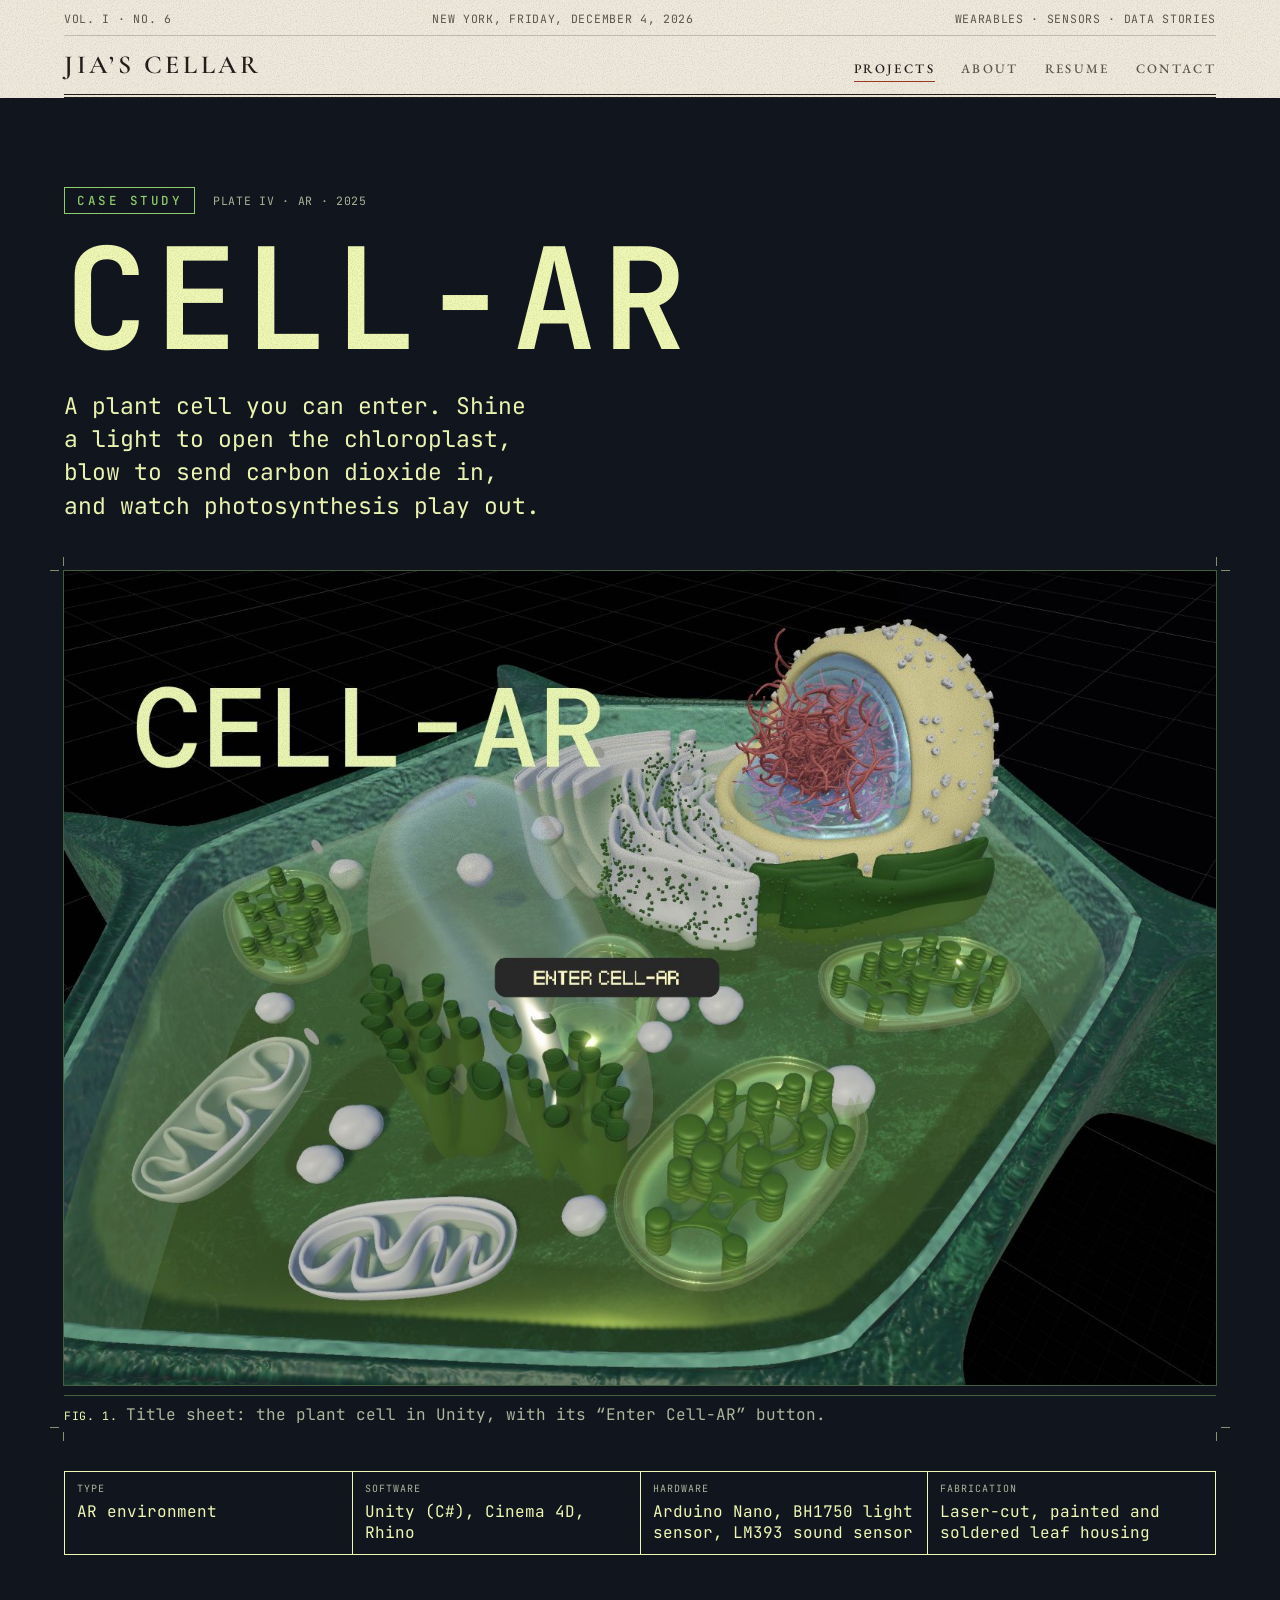
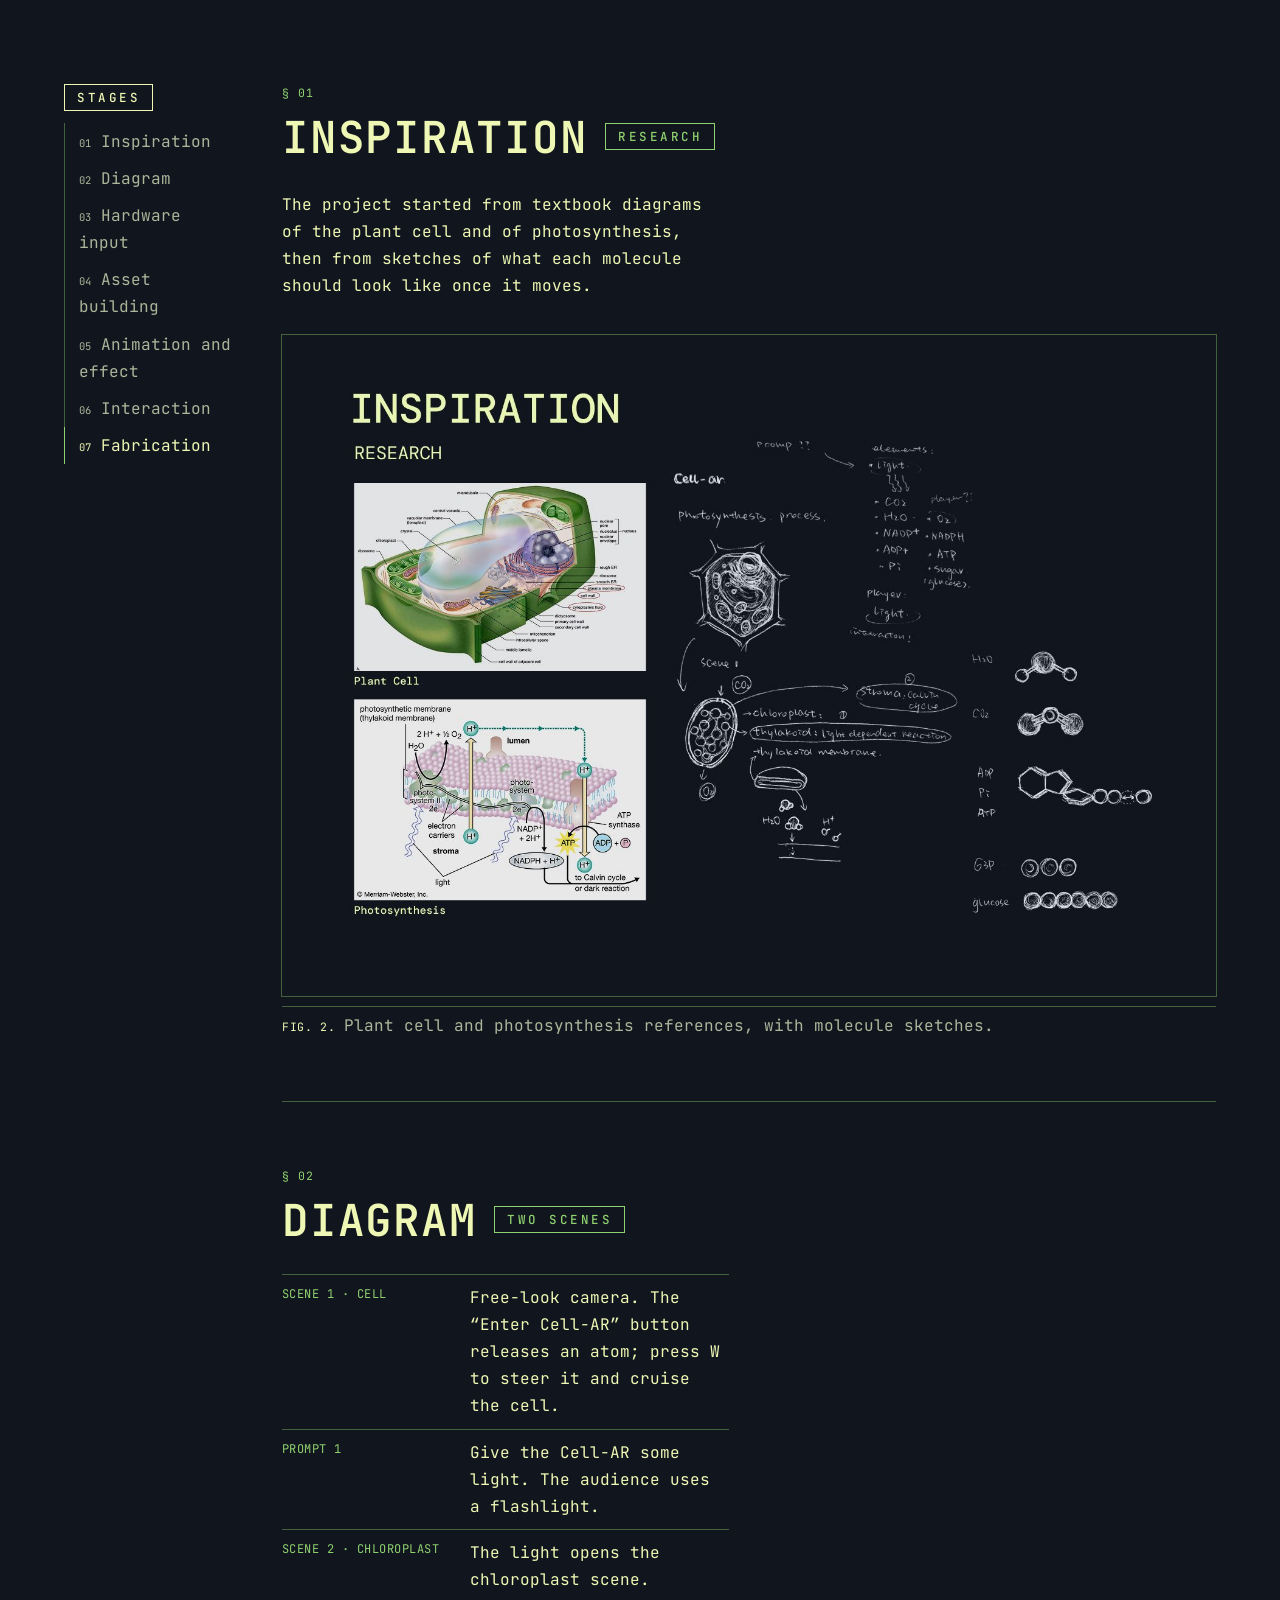
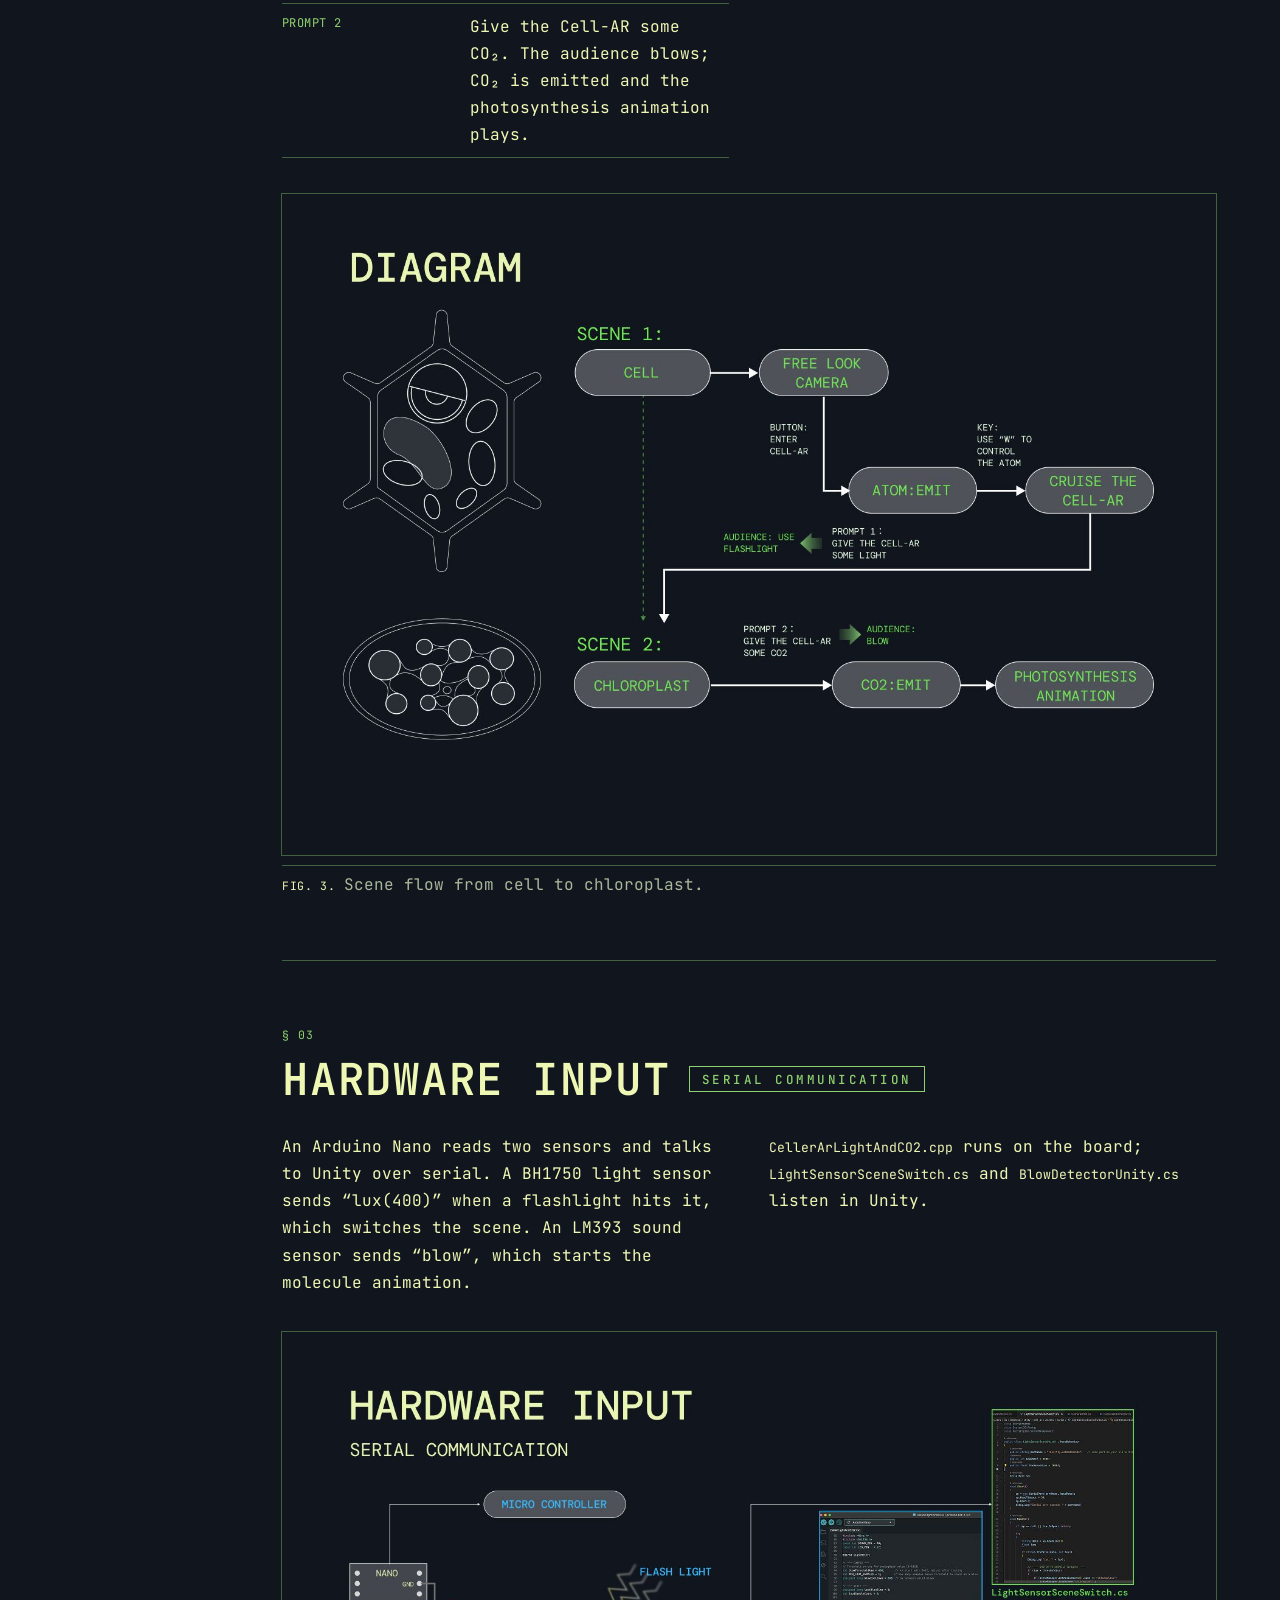
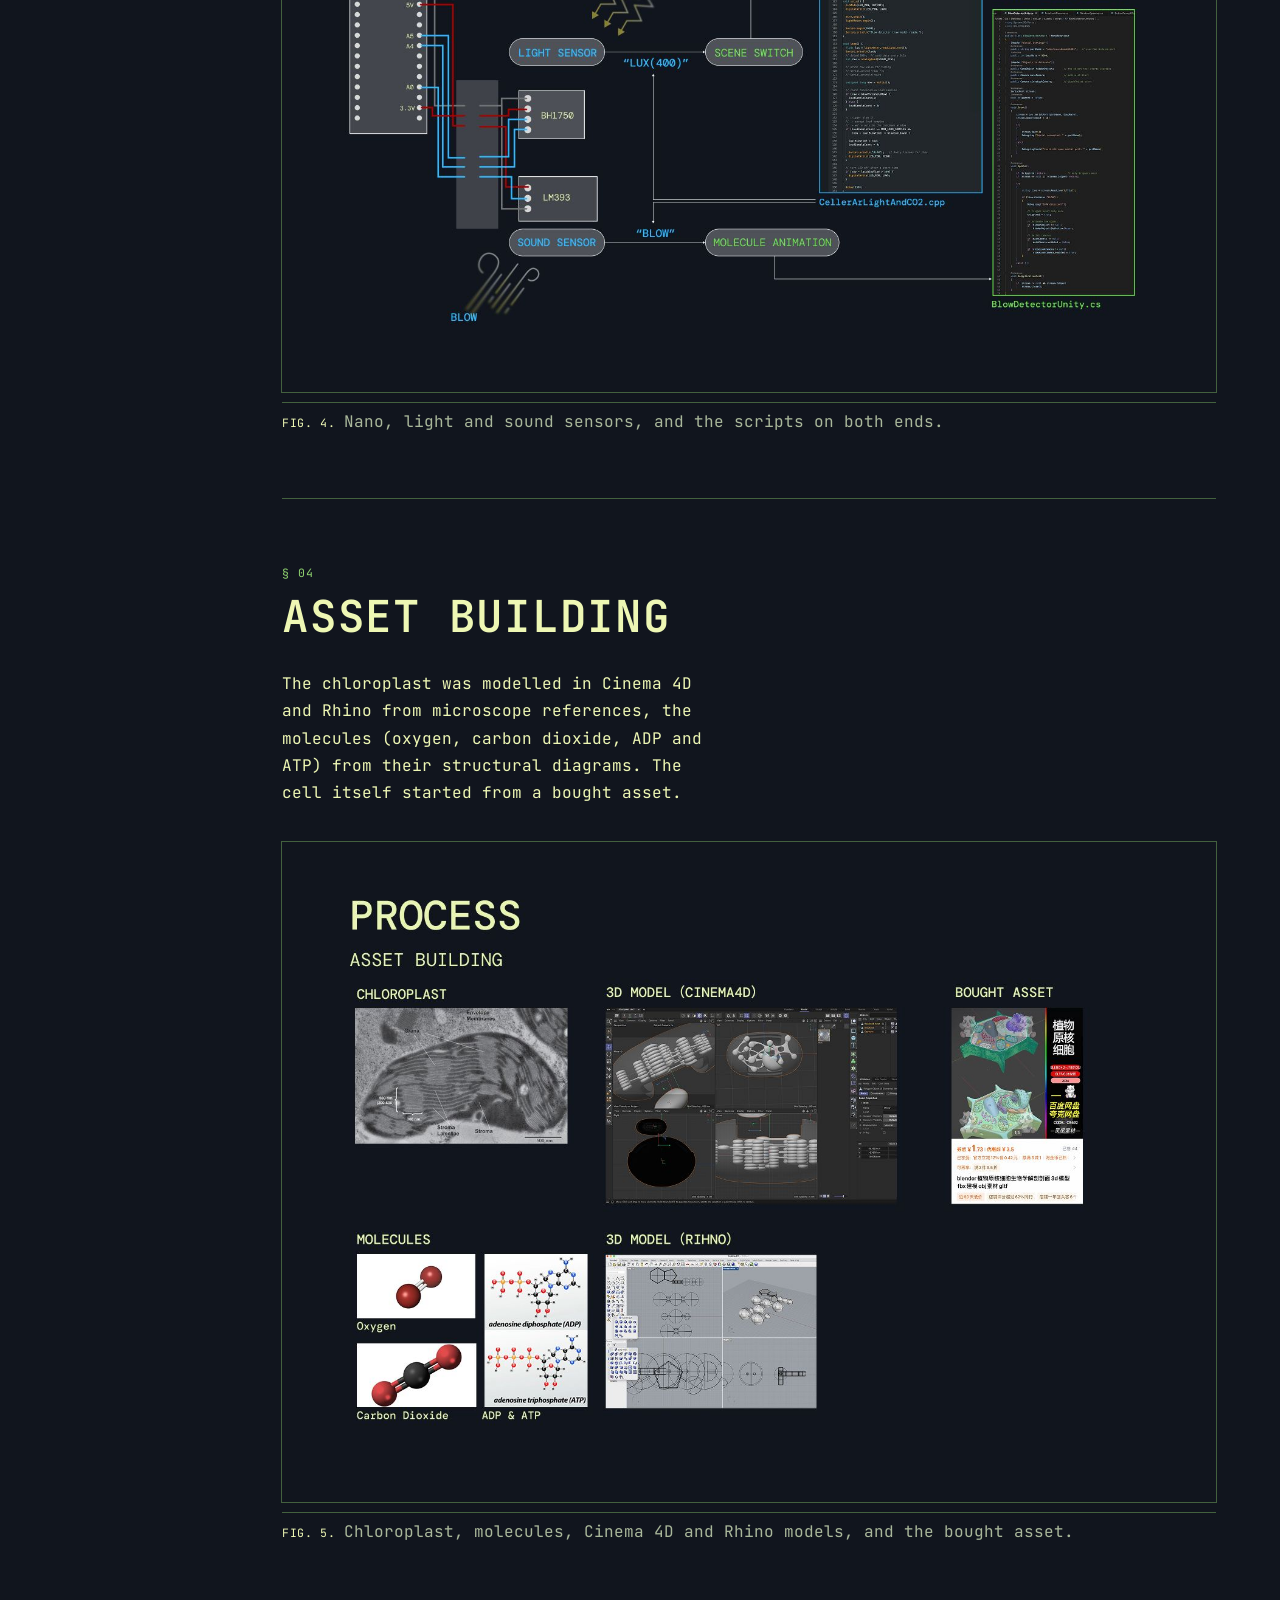
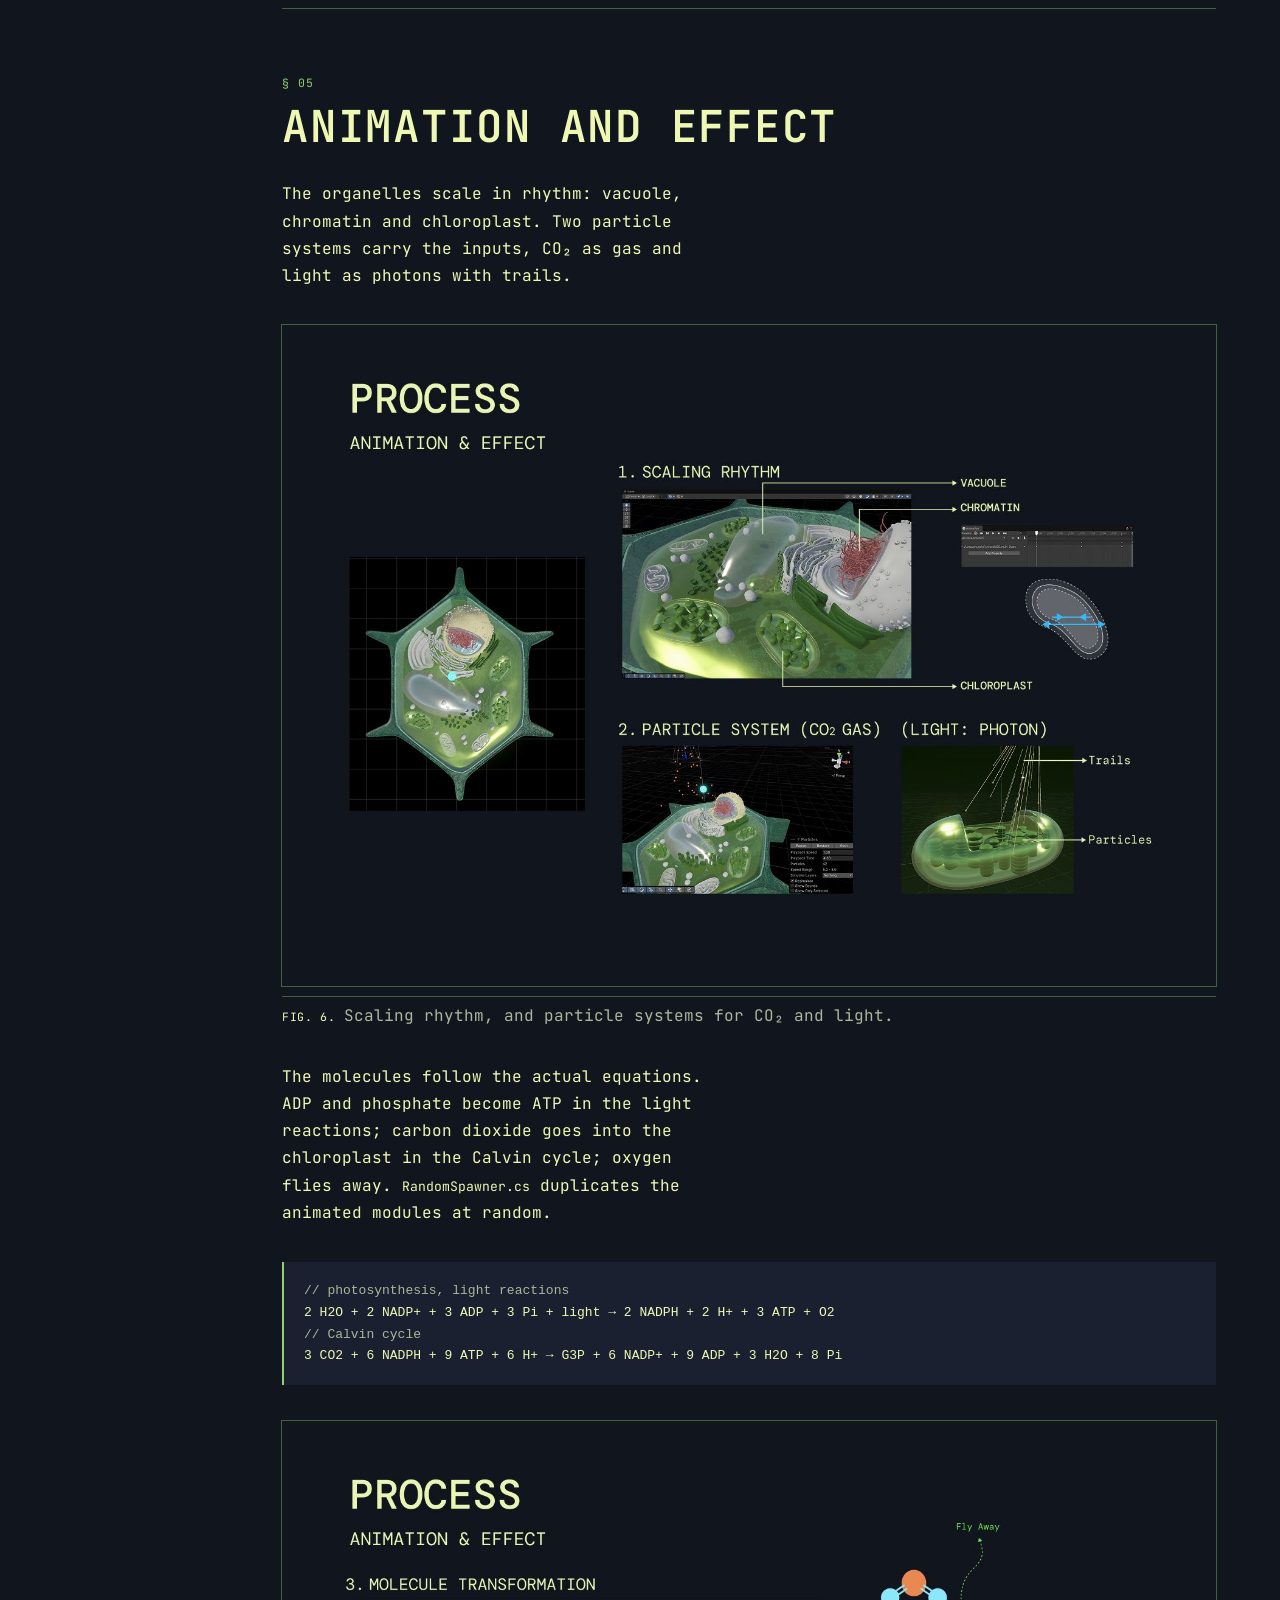
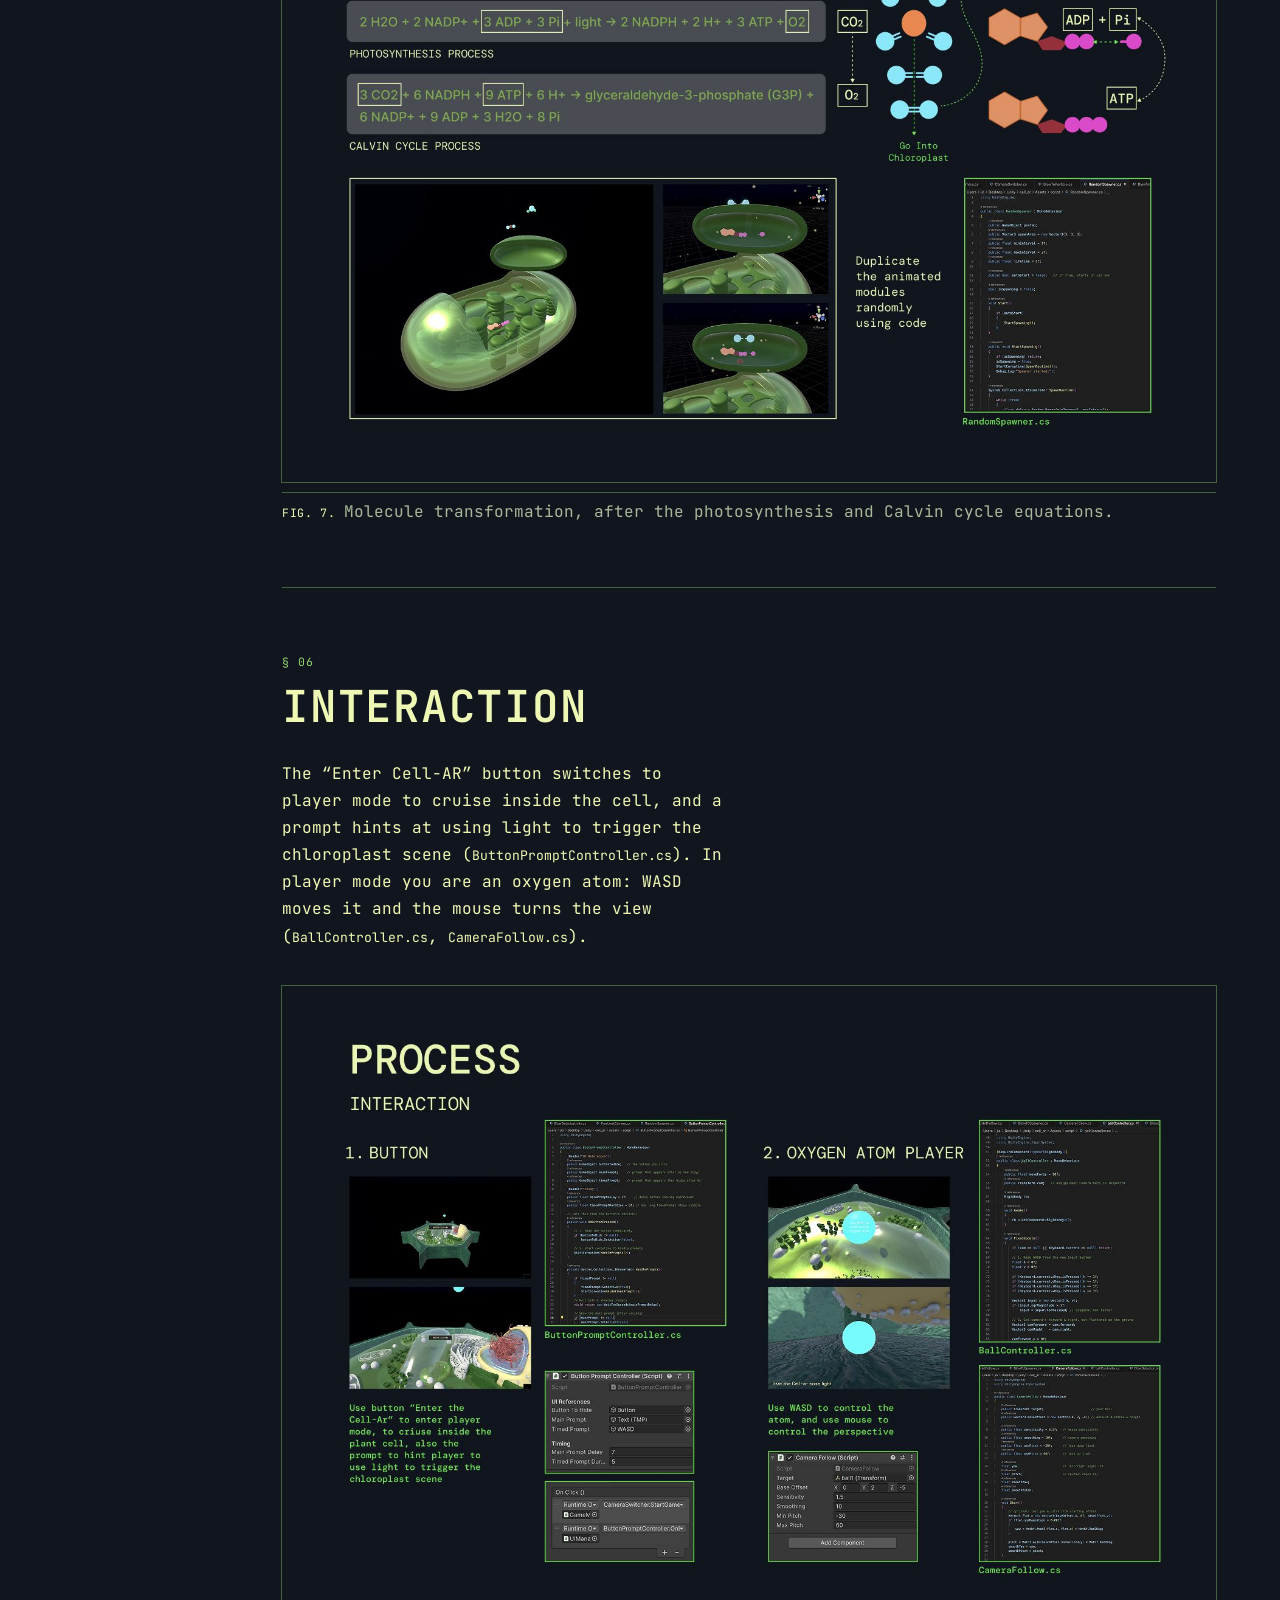
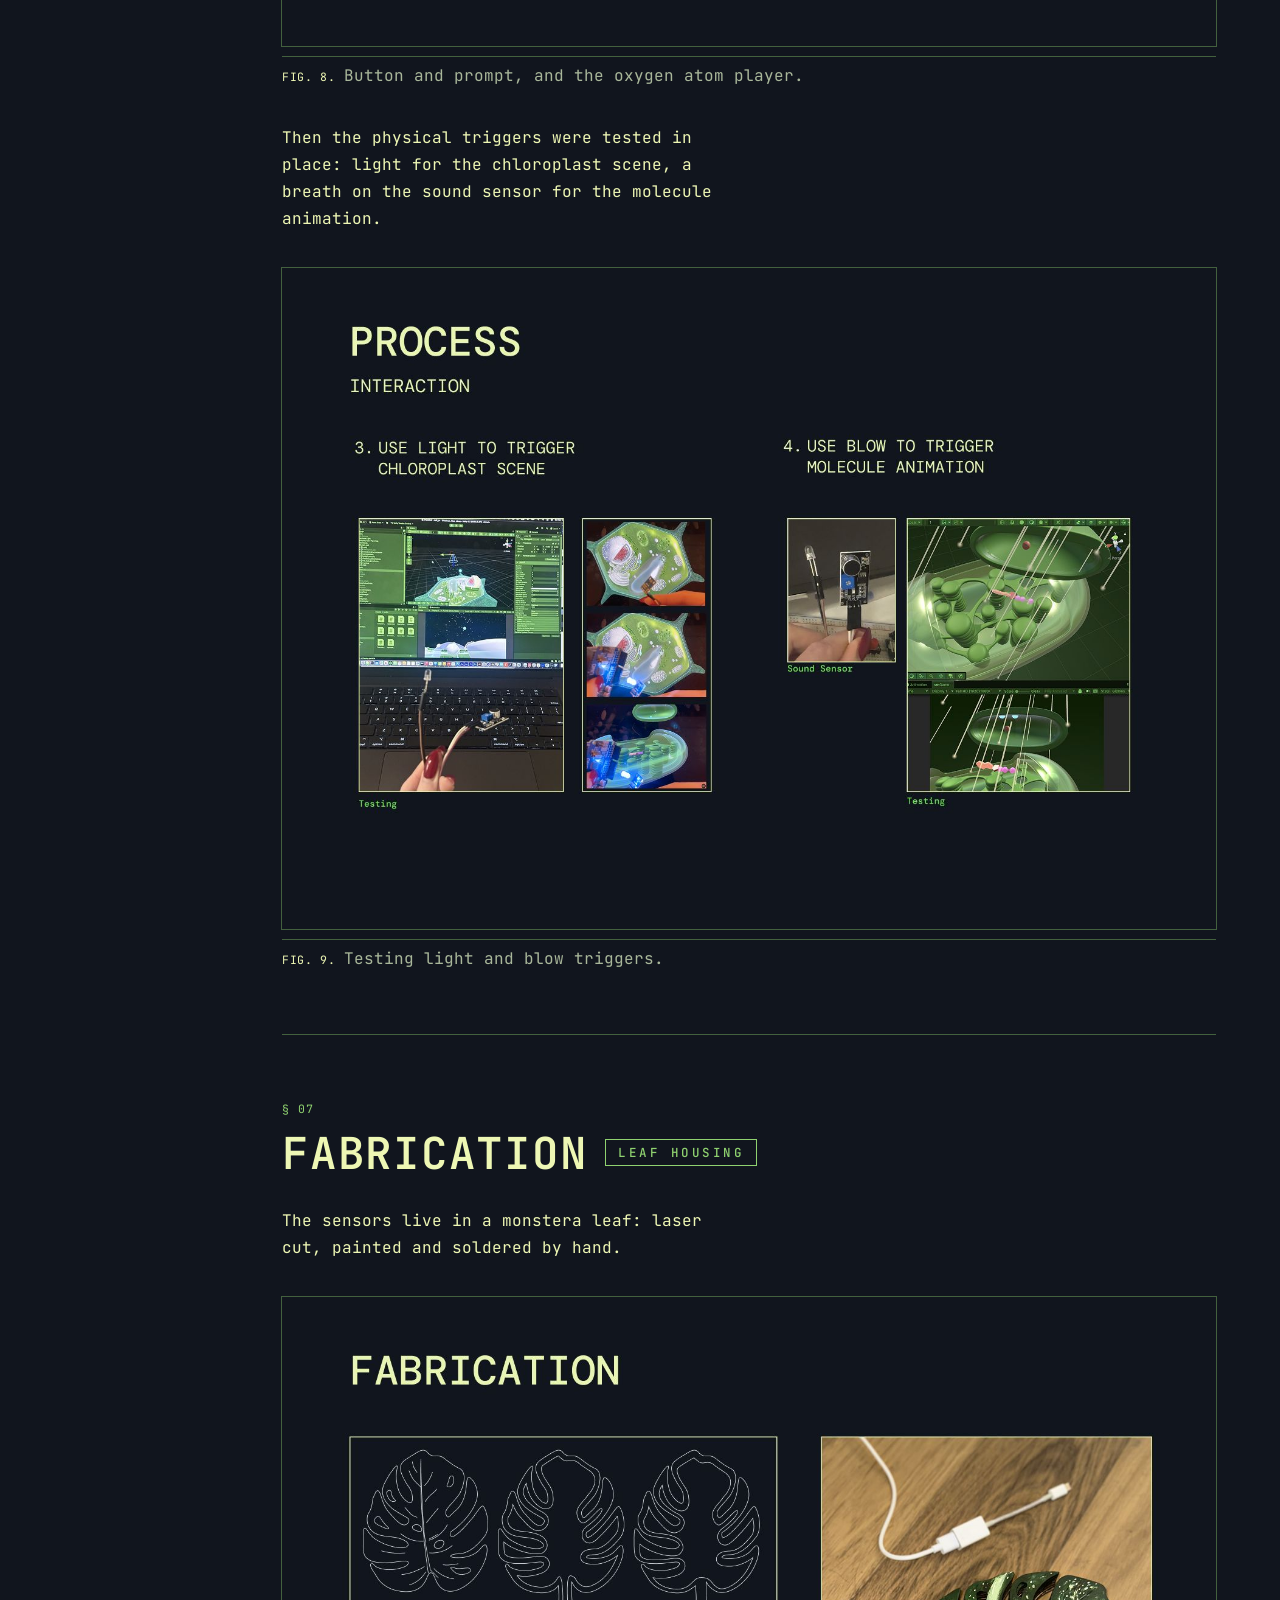
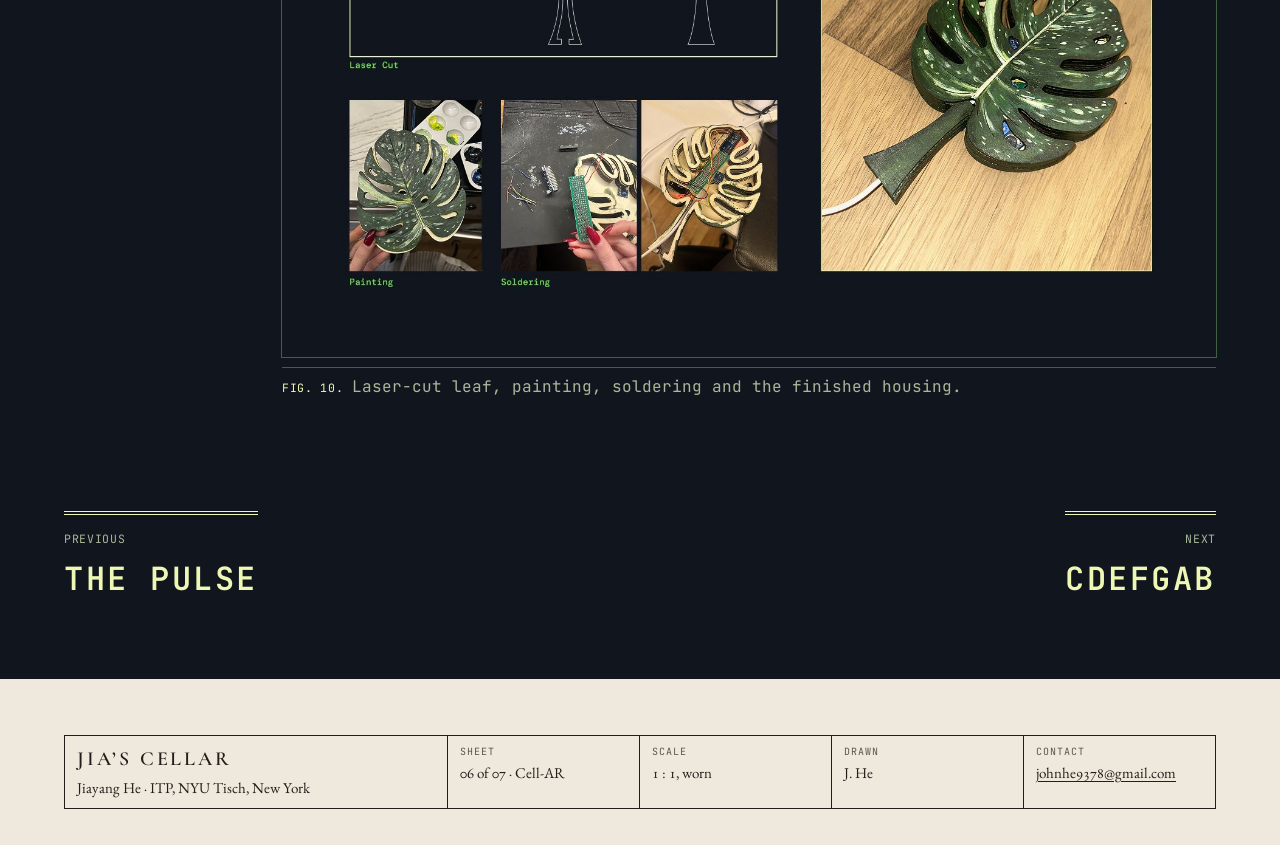
<file: cell-ar.html>
<!doctype html>
<html lang="en">
<head>
  <meta charset="utf-8">
  <meta name="viewport" content="width=device-width, initial-scale=1">
  <title>Cell-AR — Jia He</title>
  <meta name="description" content="Cell-AR: a plant cell to enter in Unity, where light and breath trigger photosynthesis. Case study by Jia He.">
  <meta property="og:title" content="Cell-AR — Jia He">
  <meta property="og:description" content="Cell-AR: a plant cell to enter in Unity, where light and breath trigger photosynthesis. Case study by Jia He.">
  <meta property="og:image" content="images/thumbs/cell-ar.jpg">
  <link rel="preconnect" href="https://fonts.googleapis.com">
  <link rel="preconnect" href="https://fonts.gstatic.com" crossorigin>
  <link href="https://fonts.googleapis.com/css2?family=Cormorant+Garamond:ital,wght@0,500;0,600;1,500;1,600&family=EB+Garamond:ital,wght@0,400;0,500;1,400&family=JetBrains+Mono:wght@400;500&display=swap" rel="stylesheet">
  <link rel="stylesheet" href="style.css">
</head>
<body>
  <a class="skip" href="#main">Skip to content</a>

  <!-- Masthead: the same on every inner page -->
  <header class="masthead">
    <div class="masthead__strip mono">
      <span>Vol. I · No. 6</span>
      <span data-today>New York</span>
      <span>Wearables · Sensors · Data stories</span>
    </div>
    <div class="masthead__bar">
      <a class="masthead__name" href="index.html">Jia’s Cellar</a>
      <nav class="masthead__nav" aria-label="Site">
        <a href="projects.html" aria-current="page">Projects</a>
        <a href="about.html">About</a>
        <a href="download/Jiayang_He_Resume.pdf">Resume</a>
        <a href="about.html#contact">Contact</a>
      </nav>
    </div>
  </header>

  <!-- Project region: carries its own skin via data-skin.
       Every figure is a sheet from the project's Figma page, in images/cell-ar/. -->
  <main id="main" class="project" data-skin="cell-ar">

    <section class="hero">
      <div class="hero__text">
        <p class="hero__kicker"><span class="label label--filled">Case study</span><span class="mono">Plate IV · AR · 2025</span></p>
        <h1 class="hero__title">Cell-AR</h1>
        <p class="hero__deck">A plant cell you can enter. Shine a light to open the chloroplast, blow to send carbon dioxide in, and watch photosynthesis play out.</p>
      </div>

      <figure class="fig sheet crop">
        <a class="sheet__link" href="images/cell-ar/01-title.jpg"><img src="images/cell-ar/01-title.jpg" width="1536" height="1086" alt="Cell-AR title sheet: a translucent green 3D plant cell with nucleus, chloroplasts and mitochondria, and an Enter Cell-AR button"></a>
        <figcaption>Title sheet: the plant cell in Unity, with its “Enter Cell-AR” button.</figcaption>
      </figure>

      <dl class="titleblock">
        <div><dt>Type</dt><dd>AR environment</dd></div>
        <div><dt>Software</dt><dd>Unity (C#), Cinema 4D, Rhino</dd></div>
        <div><dt>Hardware</dt><dd>Arduino Nano, BH1750 light sensor, LM393 sound sensor</dd></div>
        <div><dt>Fabrication</dt><dd>Laser-cut, painted and soldered leaf housing</dd></div>
      </dl>
    </section>

    <div class="body">

      <aside class="index">
        <p class="index__title label">Stages</p>
        <ol id="stage-index">
          <li><a href="#inspiration">Inspiration</a></li>
          <li><a href="#diagram">Diagram</a></li>
          <li><a href="#hardware">Hardware input</a></li>
          <li><a href="#assets">Asset building</a></li>
          <li><a href="#animation">Animation and effect</a></li>
          <li><a href="#interaction">Interaction</a></li>
          <li><a href="#fabrication">Fabrication</a></li>
        </ol>
      </aside>

      <div class="stages">

        <section class="stage" id="inspiration">
          <header class="stage__head">
            <h2>Inspiration</h2>
            <span class="tag">Research</span>
          </header>
          <div class="stage__grid">
            <div class="stage__text">
              <p>The project started from textbook diagrams of the plant cell and of photosynthesis, then from sketches of what each molecule should look like once it moves.</p>
            </div>
            <figure class="fig fig--wide sheet">
              <a class="sheet__link" href="images/cell-ar/02-inspiration.jpg"><img src="images/cell-ar/02-inspiration.jpg" width="1536" height="1086" loading="lazy" alt="Inspiration sheet: a labelled plant cell diagram, a photosynthesis membrane diagram, and hand sketches of molecules and the flow of the experience"></a>
              <figcaption>Plant cell and photosynthesis references, with molecule sketches.</figcaption>
            </figure>
          </div>
        </section>
        <section class="stage" id="diagram">
          <header class="stage__head">
            <h2>Diagram</h2>
            <span class="tag">Two scenes</span>
          </header>
          <div class="stage__grid">
            <div class="stage__text">
              <dl class="facts">
                <div><dt>Scene 1 · Cell</dt><dd>Free-look camera. The “Enter Cell-AR” button releases an atom; press W to steer it and cruise the cell.</dd></div>
                <div><dt>Prompt 1</dt><dd>Give the Cell-AR some light. The audience uses a flashlight.</dd></div>
                <div><dt>Scene 2 · Chloroplast</dt><dd>The light opens the chloroplast scene.</dd></div>
                <div><dt>Prompt 2</dt><dd>Give the Cell-AR some CO₂. The audience blows; CO₂ is emitted and the photosynthesis animation plays.</dd></div>
              </dl>
            </div>
            <figure class="fig fig--wide sheet">
              <a class="sheet__link" href="images/cell-ar/03-diagram.jpg"><img src="images/cell-ar/03-diagram.jpg" width="1536" height="1086" loading="lazy" alt="Diagram sheet: line drawings of the cell and chloroplast beside a flowchart of the two scenes, prompts and audience actions"></a>
              <figcaption>Scene flow from cell to chloroplast.</figcaption>
            </figure>
          </div>
        </section>
        <section class="stage" id="hardware">
          <header class="stage__head">
            <h2>Hardware input</h2>
            <span class="tag">Serial communication</span>
          </header>
          <div class="stage__grid">
            <div class="stage__text">
              <p>An Arduino Nano reads two sensors and talks to Unity over serial. A BH1750 light sensor sends “lux(400)” when a flashlight hits it, which switches the scene. An LM393 sound sensor sends “blow”, which starts the molecule animation.</p>
            </div>
            <div class="stage__text">
              <p><code>CellerArLightAndCO2.cpp</code> runs on the board; <code>LightSensorSceneSwitch.cs</code> and <code>BlowDetectorUnity.cs</code> listen in Unity.</p>
            </div>
            <figure class="fig fig--wide sheet">
              <a class="sheet__link" href="images/cell-ar/04-hardware.jpg"><img src="images/cell-ar/04-hardware.jpg" width="1536" height="1086" loading="lazy" alt="Hardware input sheet: an Arduino Nano wired to BH1750 and LM393 sensors, with arrows to scene switch and molecule animation and screenshots of the scripts"></a>
              <figcaption>Nano, light and sound sensors, and the scripts on both ends.</figcaption>
            </figure>
          </div>
        </section>
        <section class="stage" id="assets">
          <header class="stage__head">
            <h2>Asset building</h2>
          </header>
          <div class="stage__grid">
            <div class="stage__text">
              <p>The chloroplast was modelled in Cinema 4D and Rhino from microscope references, the molecules (oxygen, carbon dioxide, ADP and ATP) from their structural diagrams. The cell itself started from a bought asset.</p>
            </div>
            <figure class="fig fig--wide sheet">
              <a class="sheet__link" href="images/cell-ar/05-assets.jpg"><img src="images/cell-ar/05-assets.jpg" width="1536" height="1086" loading="lazy" alt="Asset building sheet: a chloroplast micrograph, molecule models, Cinema 4D and Rhino screenshots, and the bought plant cell asset"></a>
              <figcaption>Chloroplast, molecules, Cinema 4D and Rhino models, and the bought asset.</figcaption>
            </figure>
          </div>
        </section>
        <section class="stage" id="animation">
          <header class="stage__head">
            <h2>Animation and effect</h2>
          </header>
          <div class="stage__grid">
            <div class="stage__text">
              <p>The organelles scale in rhythm: vacuole, chromatin and chloroplast. Two particle systems carry the inputs, CO₂ as gas and light as photons with trails.</p>
            </div>
            <figure class="fig fig--wide sheet">
              <a class="sheet__link" href="images/cell-ar/06-animation.jpg"><img src="images/cell-ar/06-animation.jpg" width="1536" height="1086" loading="lazy" alt="Animation sheet: the cell's organelles scaling, a CO2 particle system, and photons with trails entering the chloroplast"></a>
              <figcaption>Scaling rhythm, and particle systems for CO₂ and light.</figcaption>
            </figure>
            <div class="stage__text">
              <p>The molecules follow the actual equations. ADP and phosphate become ATP in the light reactions; carbon dioxide goes into the chloroplast in the Calvin cycle; oxygen flies away. <code>RandomSpawner.cs</code> duplicates the animated modules at random.</p>
            </div>
            <pre class="code code--wide"><code><span class="c">// photosynthesis, light reactions</span>
2 H2O + 2 NADP+ + 3 ADP + 3 Pi + light → 2 NADPH + 2 H+ + 3 ATP + O2
<span class="c">// Calvin cycle</span>
3 CO2 + 6 NADPH + 9 ATP + 6 H+ → G3P + 6 NADP+ + 9 ADP + 3 H2O + 8 Pi</code></pre>
            <figure class="fig fig--wide sheet">
              <a class="sheet__link" href="images/cell-ar/07-molecules.jpg"><img src="images/cell-ar/07-molecules.jpg" width="1536" height="1086" loading="lazy" alt="Molecule transformation sheet: the two equations with highlighted molecules, molecule diagrams, the animation in the chloroplast, and RandomSpawner code"></a>
              <figcaption>Molecule transformation, after the photosynthesis and Calvin cycle equations.</figcaption>
            </figure>
          </div>
        </section>
        <section class="stage" id="interaction">
          <header class="stage__head">
            <h2>Interaction</h2>
          </header>
          <div class="stage__grid">
            <div class="stage__text">
              <p>The “Enter Cell-AR” button switches to player mode to cruise inside the cell, and a prompt hints at using light to trigger the chloroplast scene (<code>ButtonPromptController.cs</code>). In player mode you are an oxygen atom: WASD moves it and the mouse turns the view (<code>BallController.cs</code>, <code>CameraFollow.cs</code>).</p>
            </div>
            <figure class="fig fig--wide sheet">
              <a class="sheet__link" href="images/cell-ar/08-interaction.jpg"><img src="images/cell-ar/08-interaction.jpg" width="1536" height="1086" loading="lazy" alt="Interaction sheet: the Enter Cell-AR button and prompt, the oxygen atom player view, and Unity inspector and script screenshots"></a>
              <figcaption>Button and prompt, and the oxygen atom player.</figcaption>
            </figure>
            <div class="stage__text">
              <p>Then the physical triggers were tested in place: light for the chloroplast scene, a breath on the sound sensor for the molecule animation.</p>
            </div>
            <figure class="fig fig--wide sheet">
              <a class="sheet__link" href="images/cell-ar/09-testing.jpg"><img src="images/cell-ar/09-testing.jpg" width="1536" height="1086" loading="lazy" alt="Testing sheet: a flashlight triggering the chloroplast scene, and blowing on the sound sensor to start the molecule animation"></a>
              <figcaption>Testing light and blow triggers.</figcaption>
            </figure>
          </div>
        </section>
        <section class="stage" id="fabrication">
          <header class="stage__head">
            <h2>Fabrication</h2>
            <span class="tag">Leaf housing</span>
          </header>
          <div class="stage__grid">
            <div class="stage__text">
              <p>The sensors live in a monstera leaf: laser cut, painted and soldered by hand.</p>
            </div>
            <figure class="fig fig--wide sheet">
              <a class="sheet__link" href="images/cell-ar/10-fabrication.jpg"><img src="images/cell-ar/10-fabrication.jpg" width="1536" height="1086" loading="lazy" alt="Fabrication sheet: monstera leaf laser-cut files, painting and soldering photos, and the finished green leaf housing with its cable"></a>
              <figcaption>Laser-cut leaf, painting, soldering and the finished housing.</figcaption>
            </figure>
          </div>
        </section>

      </div><!-- /.stages -->
    </div><!-- /.body -->

    <nav class="project-nav" aria-label="Other projects">
      <a class="project-nav__link" href="the-pulse.html">
        <small class="mono">Previous</small>
        <span>The Pulse</span>
      </a>
      <a class="project-nav__link project-nav__link--next" href="cdefgab.html">
        <small class="mono">Next</small>
        <span>CDEFGAB</span>
      </a>
    </nav>

  </main>

  <footer class="colophon">
    <dl class="titleblock">
      <div class="titleblock__name"><dt>Jia’s Cellar</dt><dd>Jiayang He · ITP, NYU Tisch, New York</dd></div>
      <div><dt>Sheet</dt><dd>06 of 07 · Cell-AR</dd></div>
      <div><dt>Scale</dt><dd>1 : 1, worn</dd></div>
      <div><dt>Drawn</dt><dd>J. He</dd></div>
      <div><dt>Contact</dt><dd><a href="mailto:johnhe9378@gmail.com">johnhe9378@gmail.com</a></dd></div>
    </dl>
  </footer>

  <script src="script.js"></script>
</body>
</html>
</file>
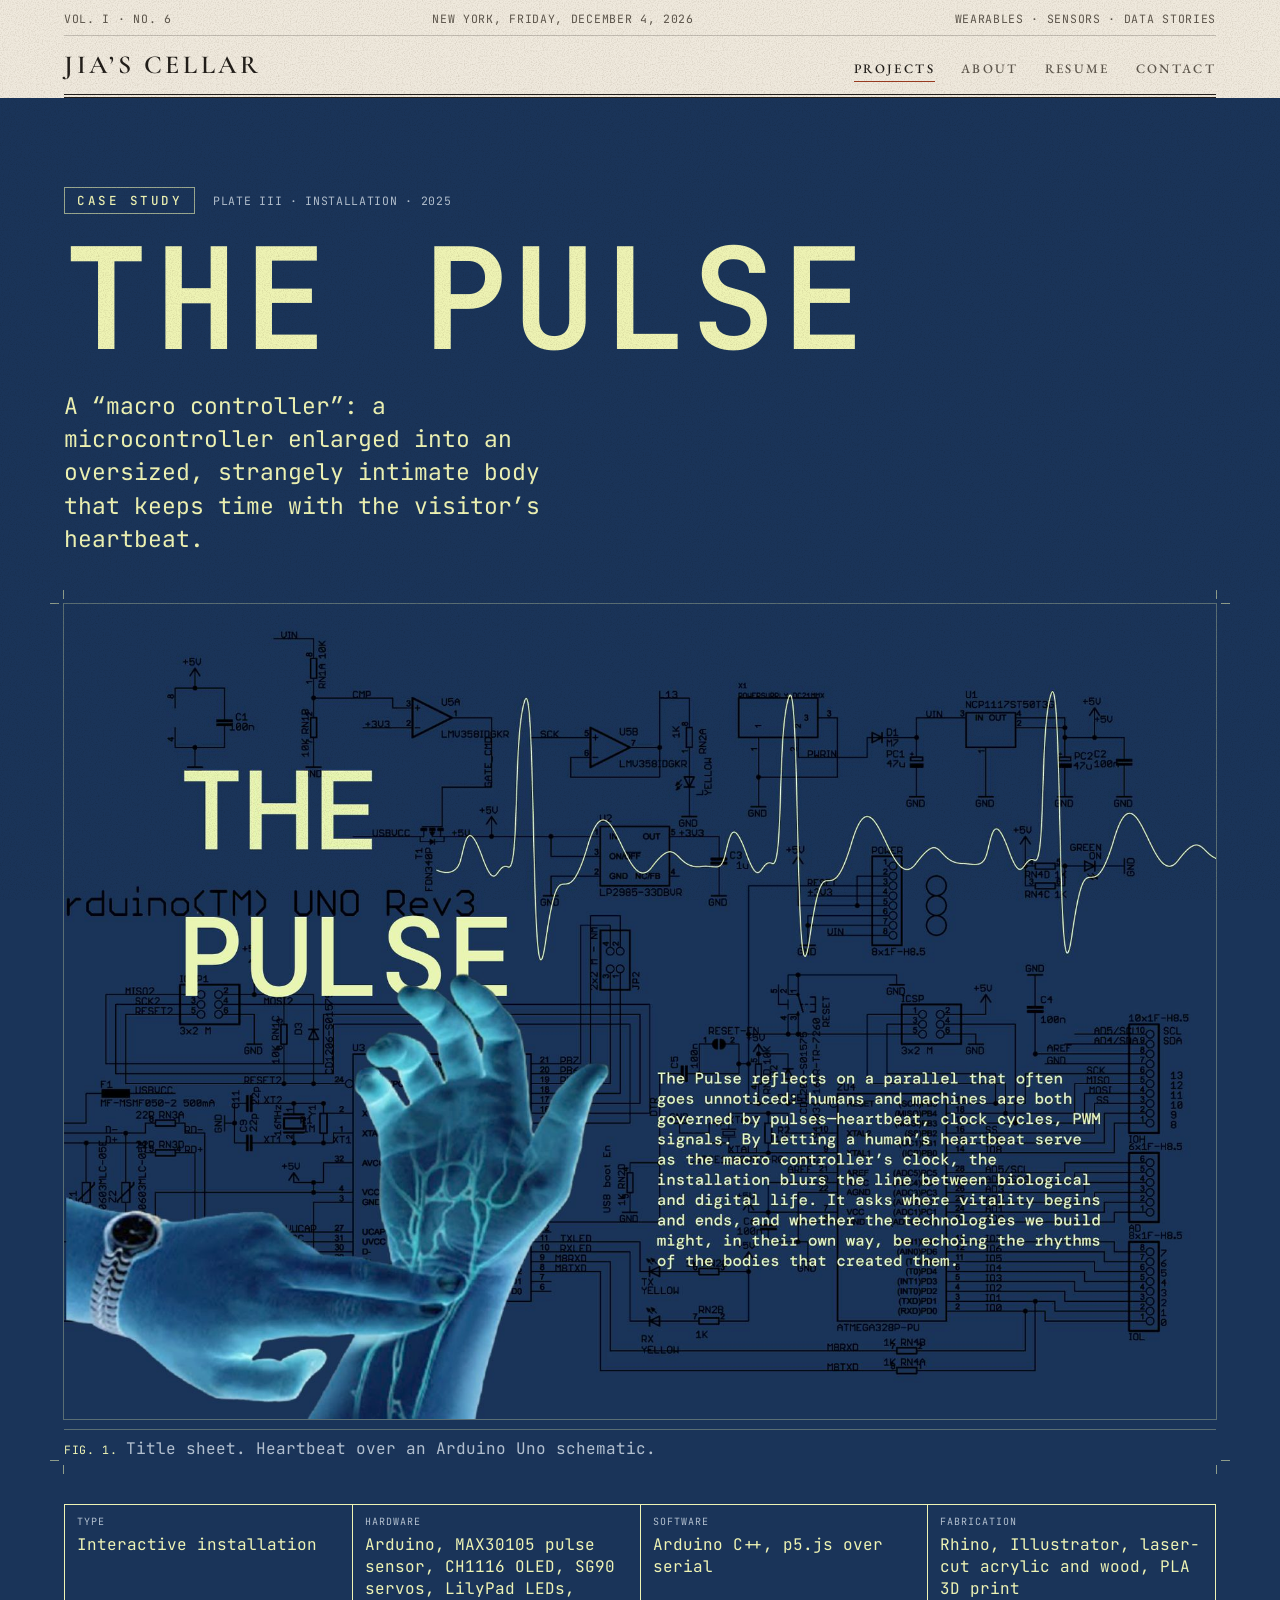
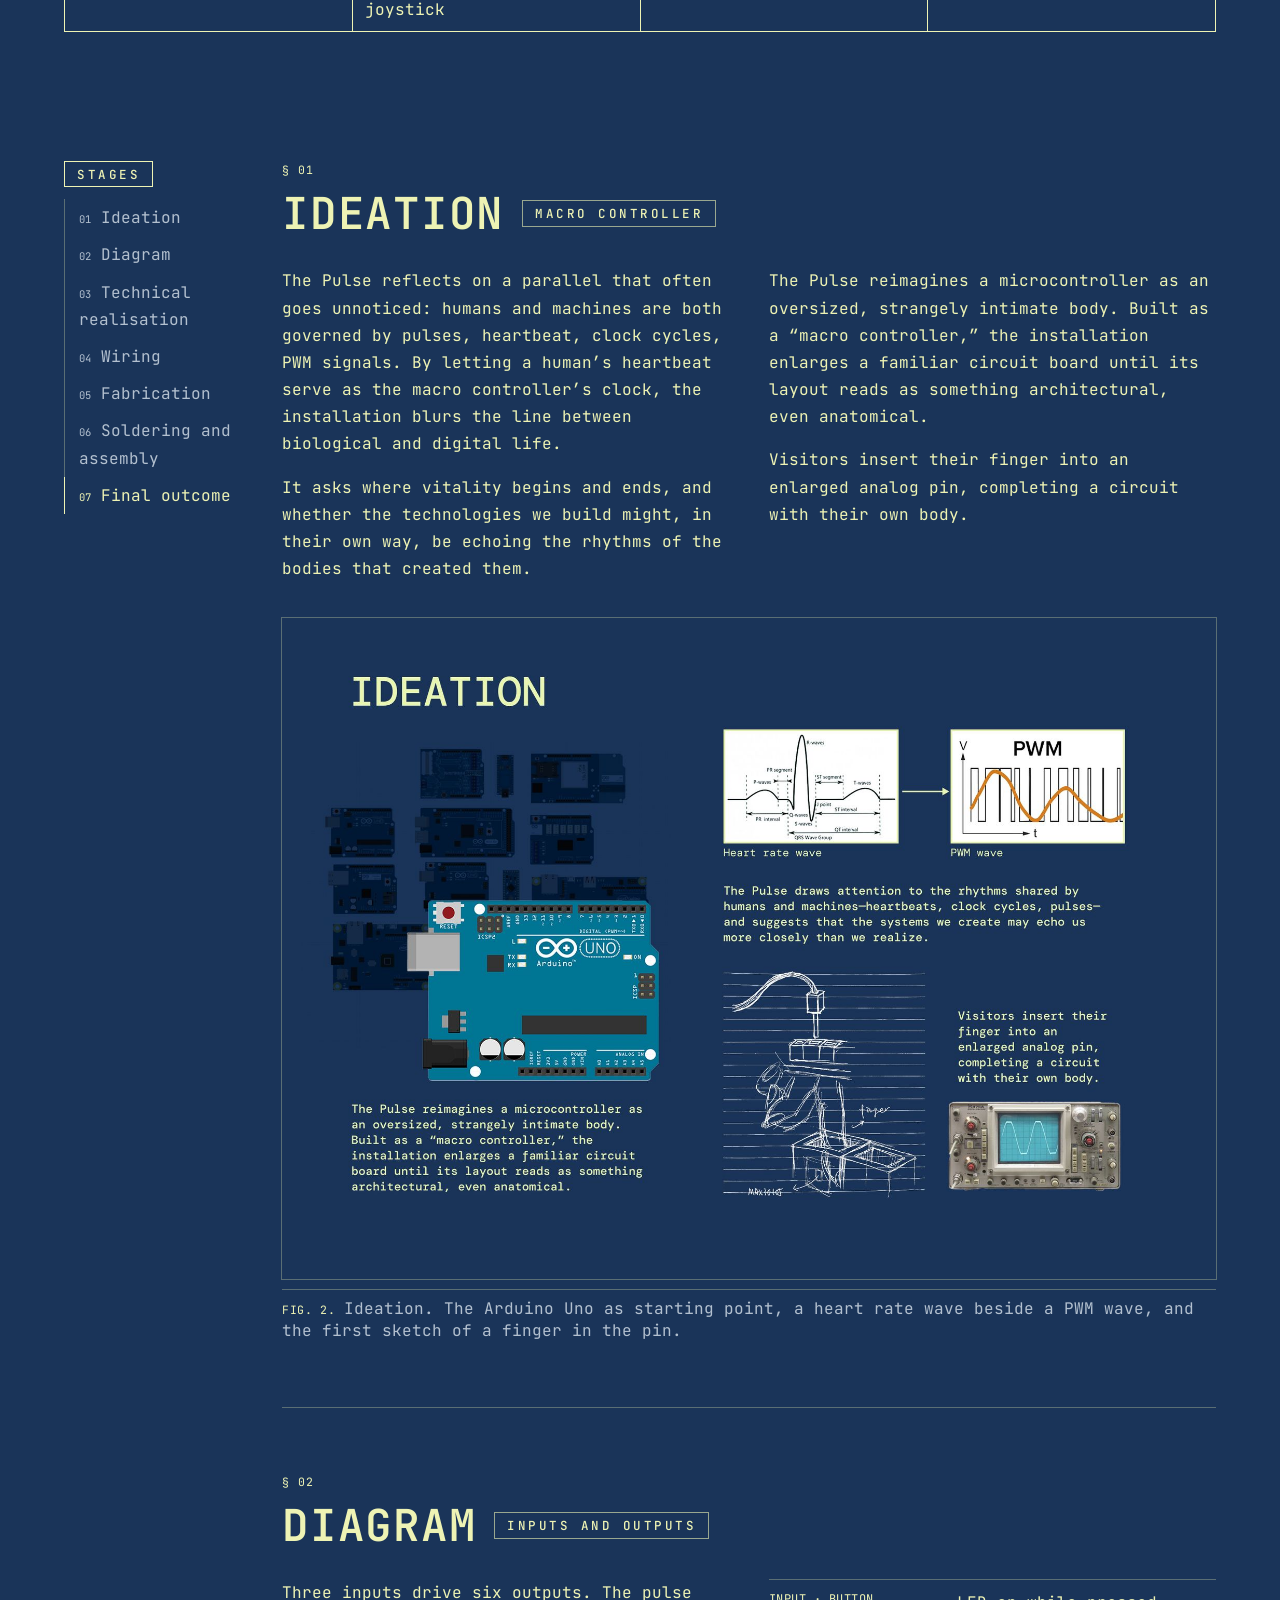
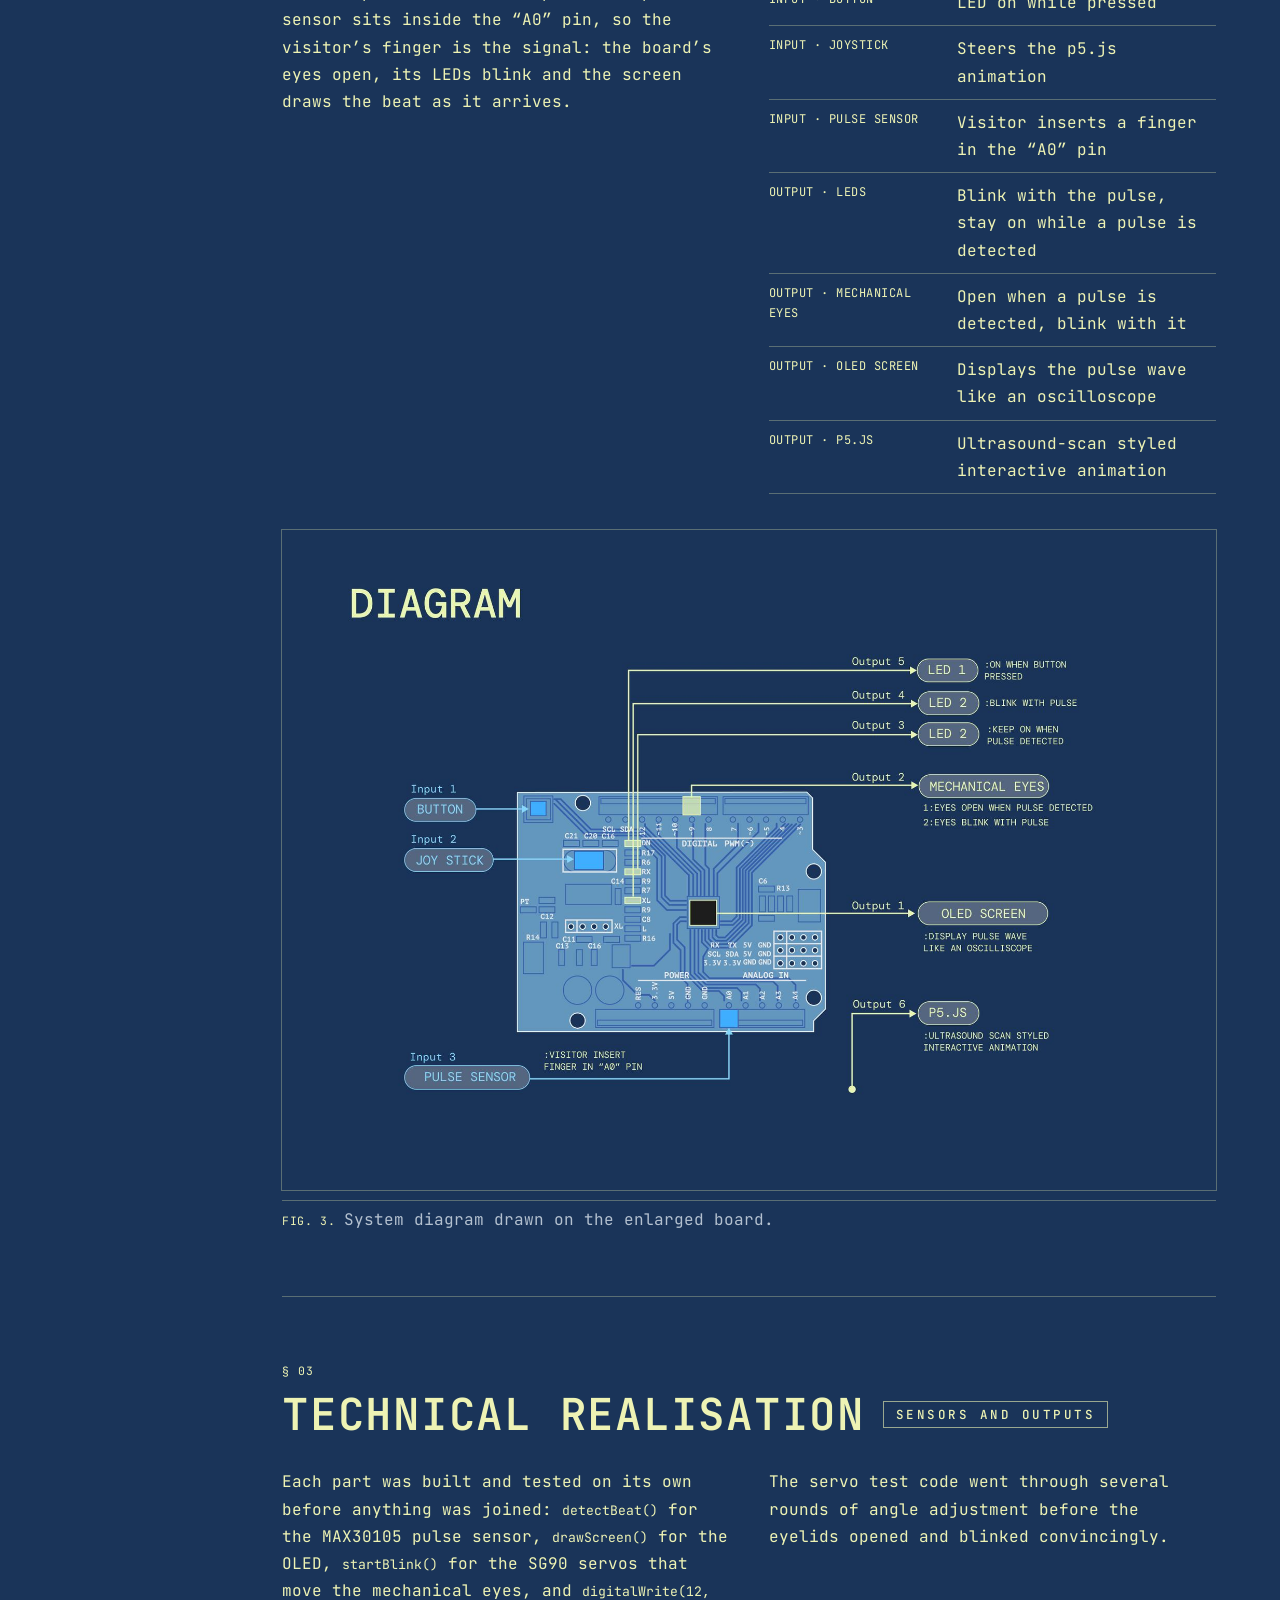
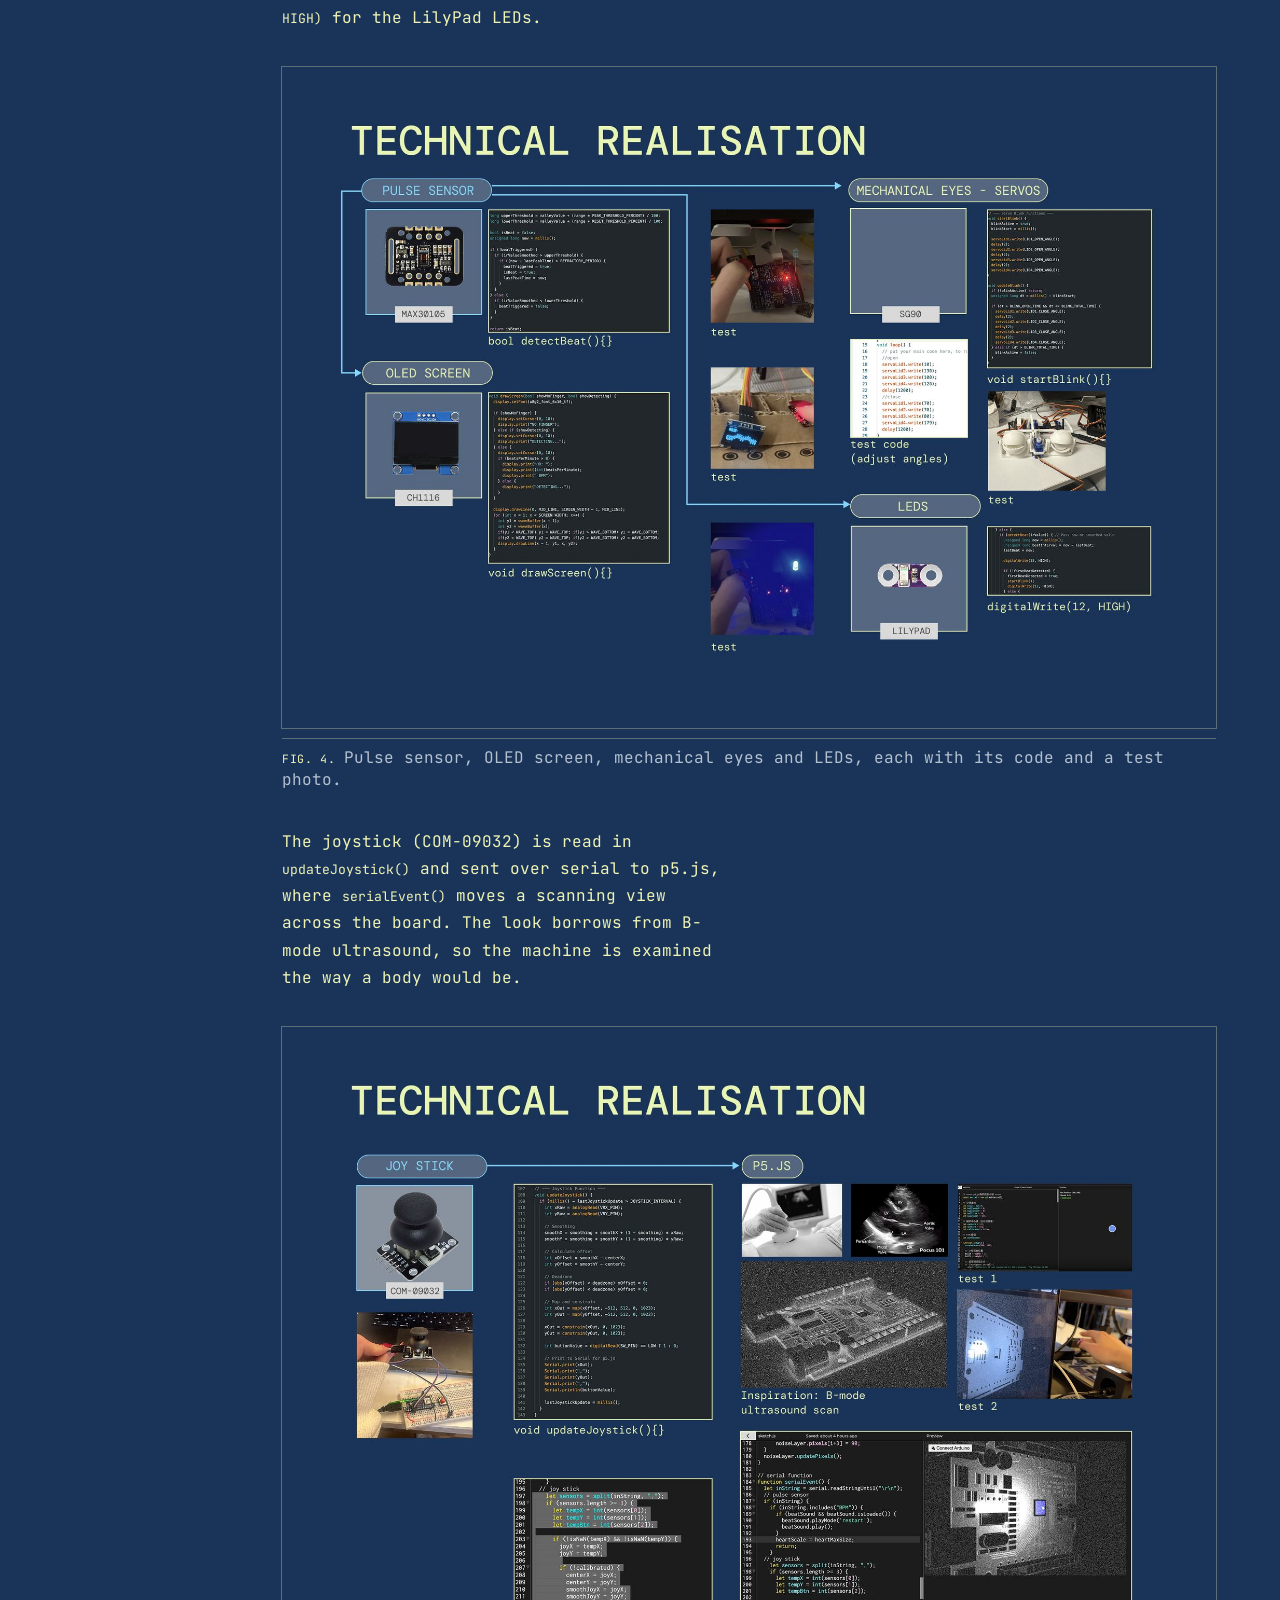
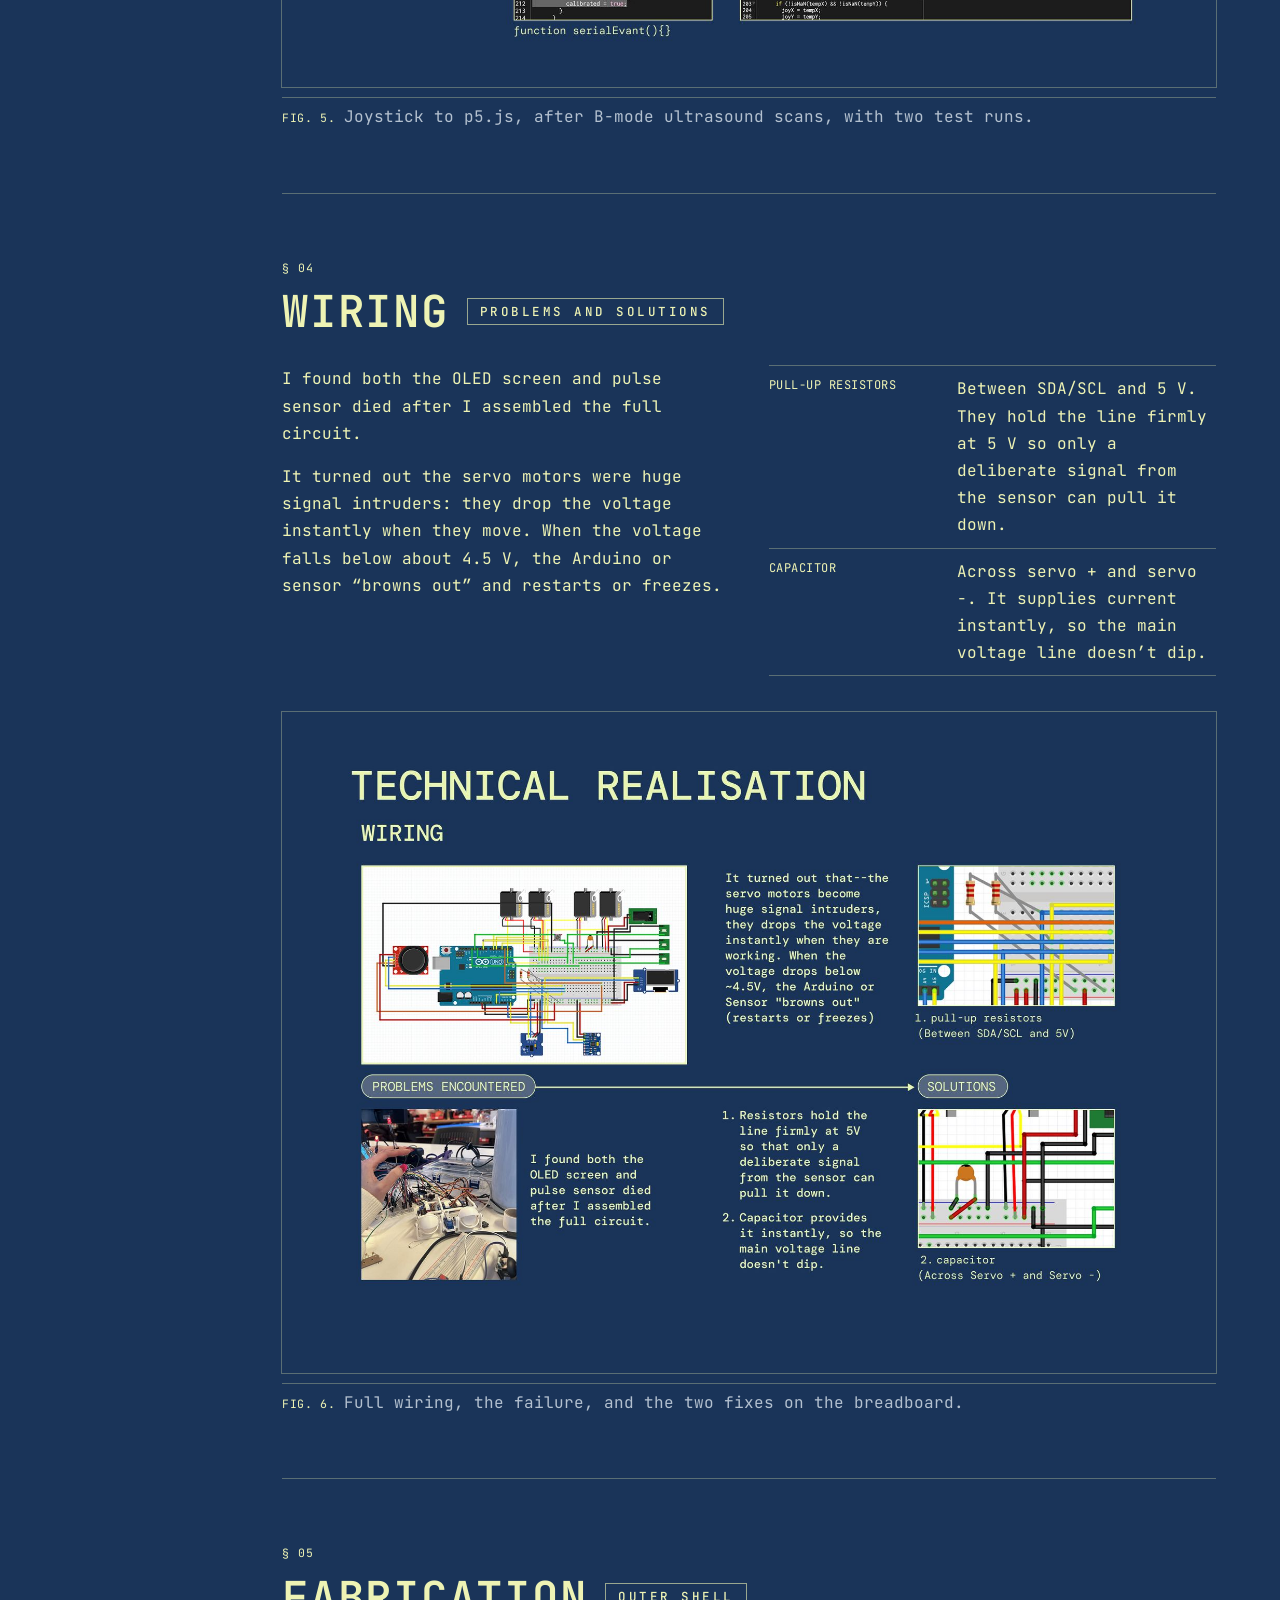
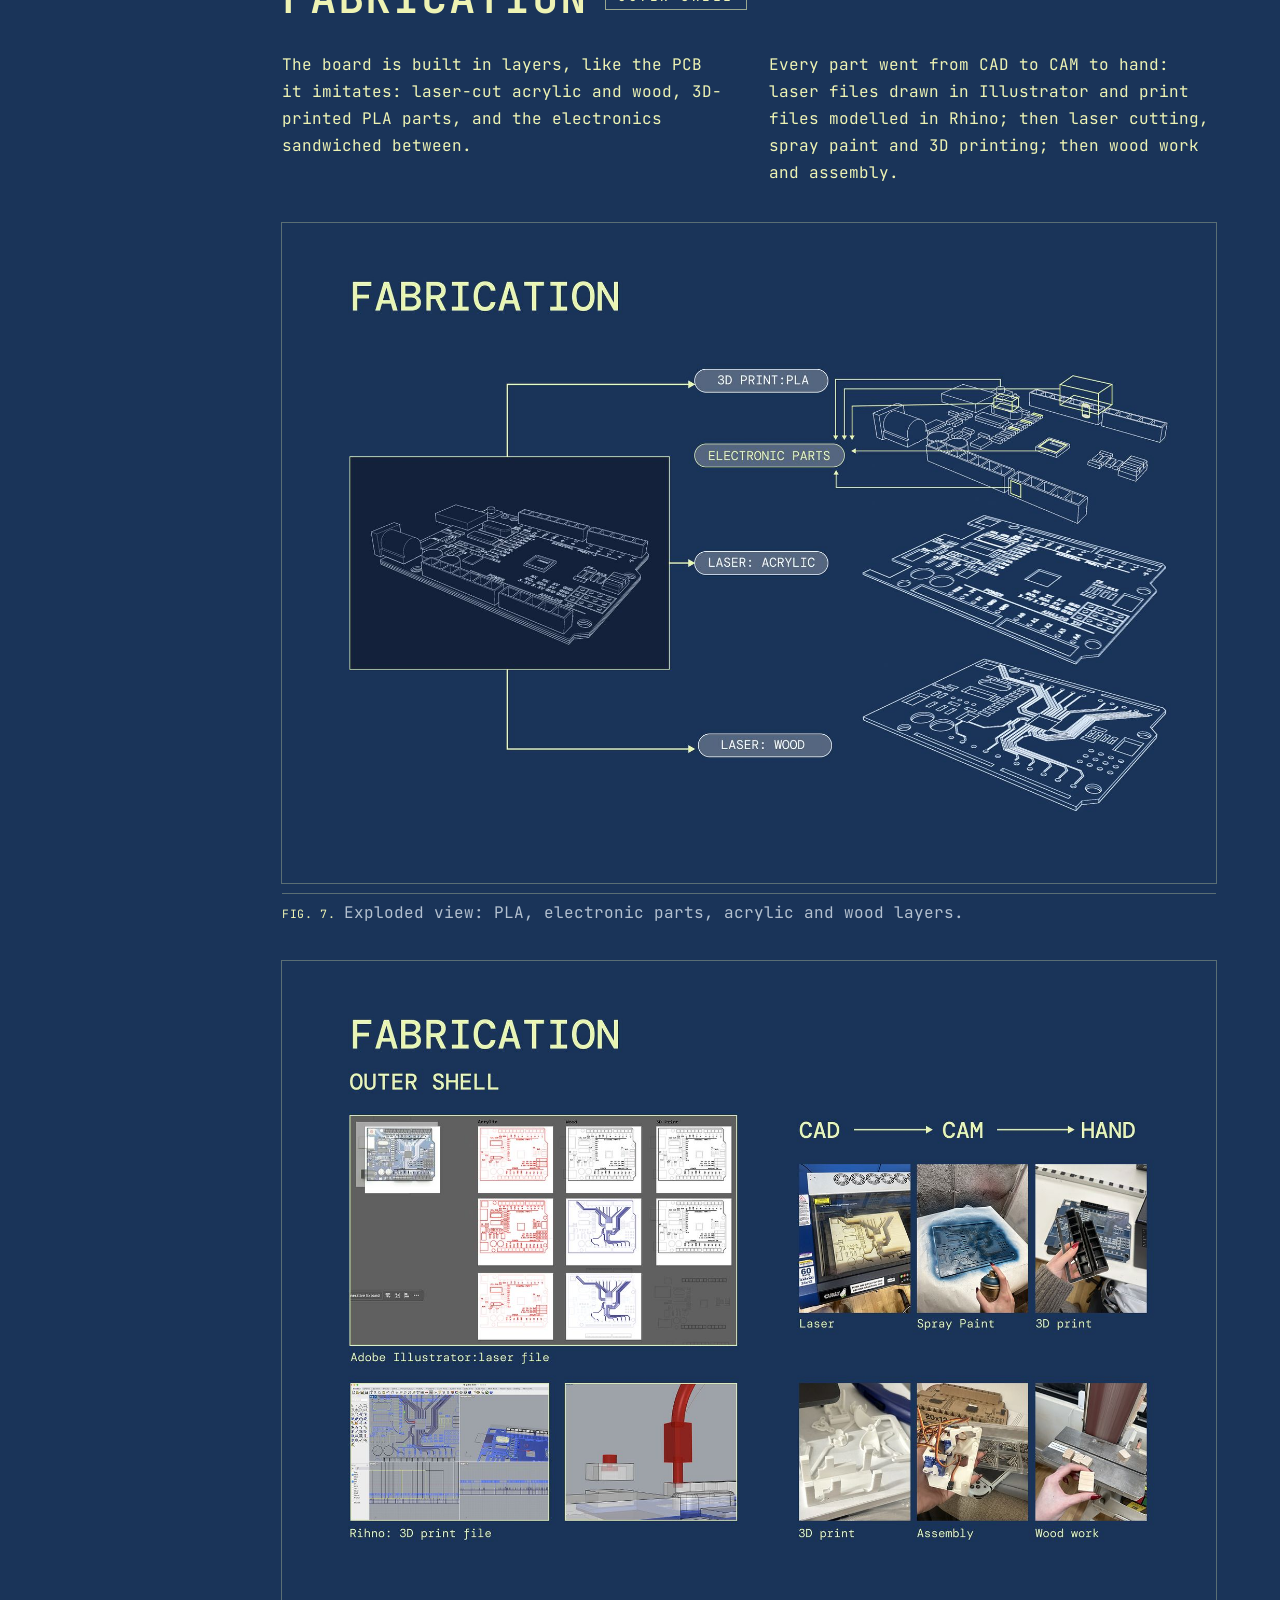
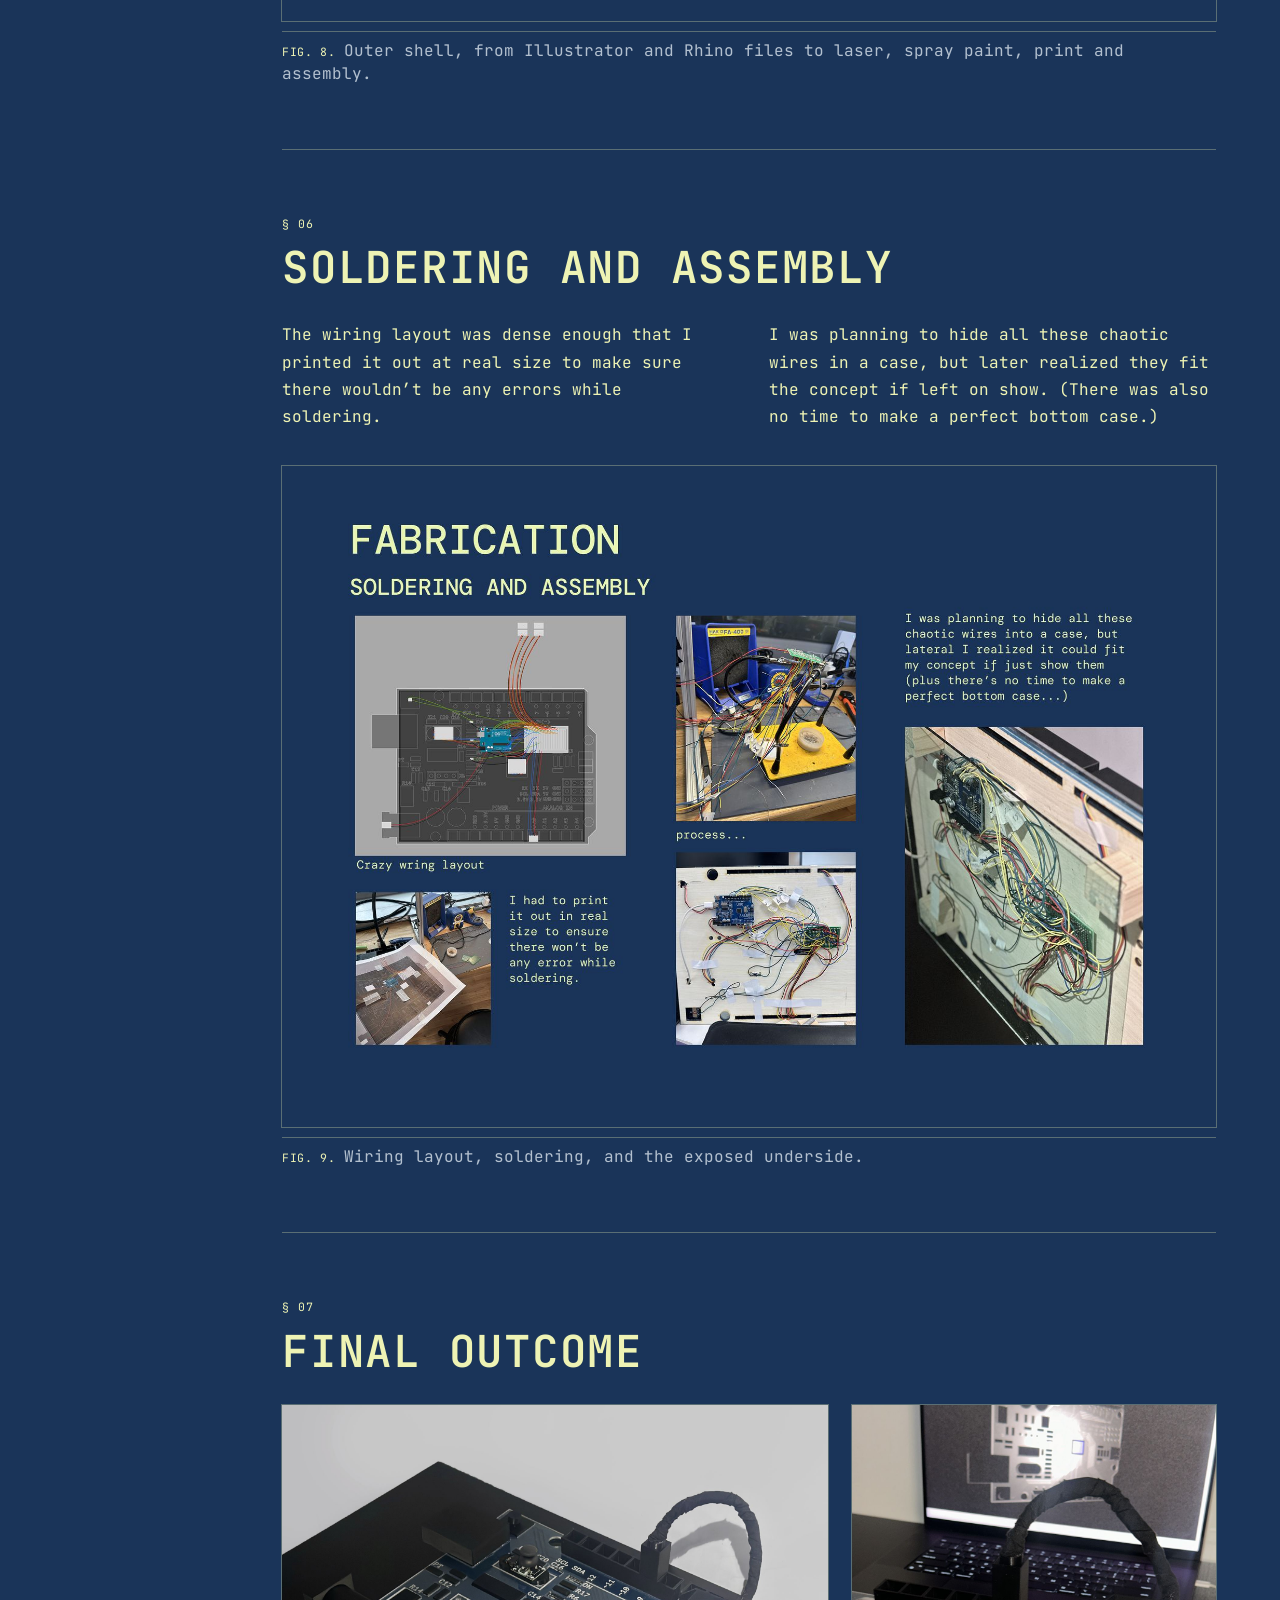
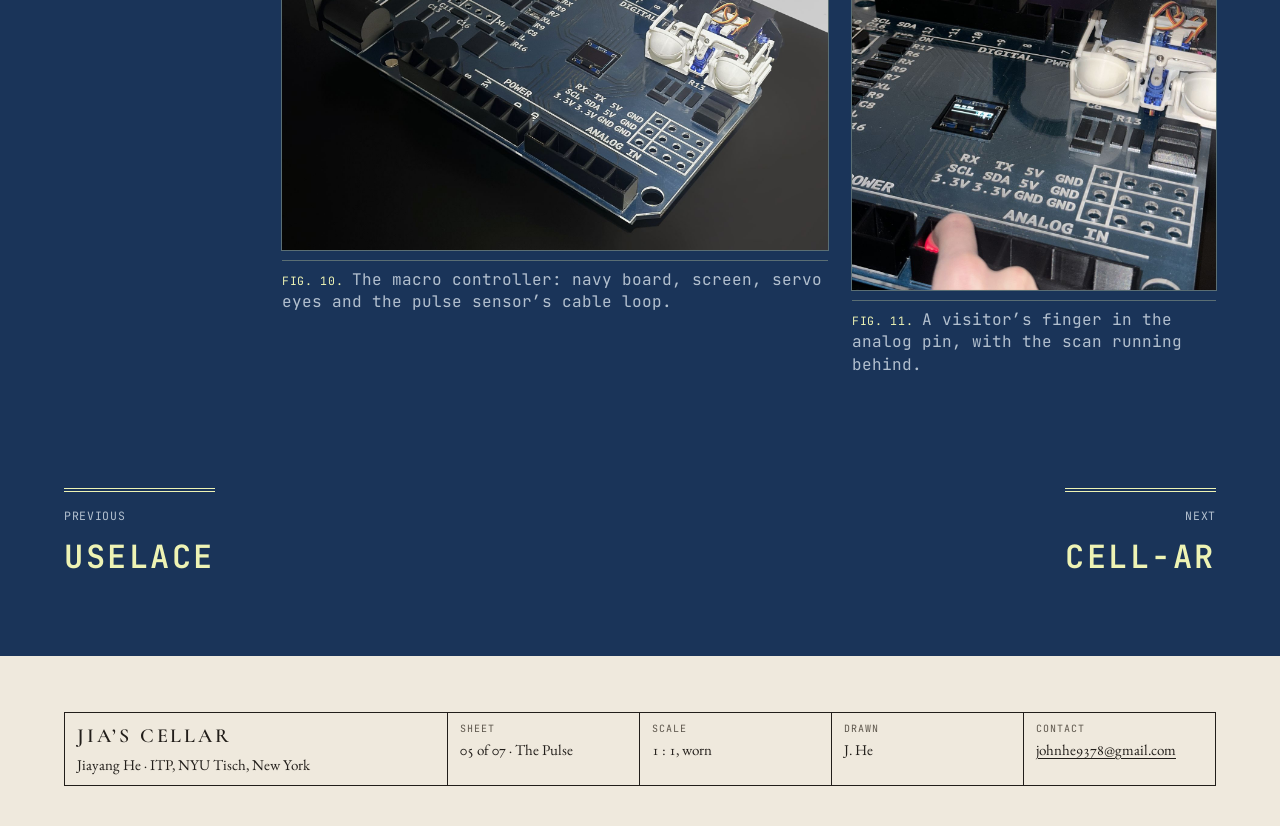
<file: the-pulse.html>
<!doctype html>
<html lang="en">
<head>
  <meta charset="utf-8">
  <meta name="viewport" content="width=device-width, initial-scale=1">
  <title>The Pulse — Jia He</title>
  <meta name="description" content="The Pulse: a macro controller, an oversized microcontroller that runs on the visitor’s heartbeat. Case study by Jia He.">
  <meta property="og:title" content="The Pulse — Jia He">
  <meta property="og:description" content="The Pulse: a macro controller, an oversized microcontroller that runs on the visitor’s heartbeat. Case study by Jia He.">
  <meta property="og:image" content="images/thumbs/the-pulse.jpg">
  <link rel="preconnect" href="https://fonts.googleapis.com">
  <link rel="preconnect" href="https://fonts.gstatic.com" crossorigin>
  <link href="https://fonts.googleapis.com/css2?family=Cormorant+Garamond:ital,wght@0,500;0,600;1,500;1,600&family=EB+Garamond:ital,wght@0,400;0,500;1,400&family=JetBrains+Mono:wght@400;500&display=swap" rel="stylesheet">
  <link rel="stylesheet" href="style.css">
</head>
<body>
  <a class="skip" href="#main">Skip to content</a>

  <!-- Masthead: the same on every inner page -->
  <header class="masthead">
    <div class="masthead__strip mono">
      <span>Vol. I · No. 6</span>
      <span data-today>New York</span>
      <span>Wearables · Sensors · Data stories</span>
    </div>
    <div class="masthead__bar">
      <a class="masthead__name" href="index.html">Jia’s Cellar</a>
      <nav class="masthead__nav" aria-label="Site">
        <a href="projects.html" aria-current="page">Projects</a>
        <a href="about.html">About</a>
        <a href="download/Jiayang_He_Resume.pdf">Resume</a>
        <a href="about.html#contact">Contact</a>
      </nav>
    </div>
  </header>

  <!-- Project region: carries its own skin via data-skin.
       Every figure is a sheet from the project's Figma page, in images/the-pulse/. -->
  <main id="main" class="project" data-skin="the-pulse">

    <section class="hero">
      <div class="hero__text">
        <p class="hero__kicker"><span class="label label--filled">Case study</span><span class="mono">Plate III · Installation · 2025</span></p>
        <h1 class="hero__title">The Pulse</h1>
        <p class="hero__deck">A “macro controller”: a microcontroller enlarged into an oversized, strangely intimate body that keeps time with the visitor’s heartbeat.</p>
      </div>

      <figure class="fig sheet crop">
        <a class="sheet__link" href="images/the-pulse/01-title.jpg"><img src="images/the-pulse/01-title.jpg" width="1800" height="1273" alt="The Pulse title sheet: a pale heartbeat trace drawn across a navy circuit schematic, with an x-ray hand taking a pulse at the wrist"></a>
        <figcaption>Title sheet. Heartbeat over an Arduino Uno schematic.</figcaption>
      </figure>

      <dl class="titleblock">
        <div><dt>Type</dt><dd>Interactive installation</dd></div>
        <div><dt>Hardware</dt><dd>Arduino, MAX30105 pulse sensor, CH1116 OLED, SG90 servos, LilyPad LEDs, joystick</dd></div>
        <div><dt>Software</dt><dd>Arduino C++, p5.js over serial</dd></div>
        <div><dt>Fabrication</dt><dd>Rhino, Illustrator, laser-cut acrylic and wood, PLA 3D print</dd></div>
      </dl>
    </section>

    <div class="body">

      <aside class="index">
        <p class="index__title label">Stages</p>
        <ol id="stage-index">
          <li><a href="#ideation">Ideation</a></li>
          <li><a href="#diagram">Diagram</a></li>
          <li><a href="#realisation">Technical realisation</a></li>
          <li><a href="#wiring">Wiring</a></li>
          <li><a href="#fabrication">Fabrication</a></li>
          <li><a href="#assembly">Soldering and assembly</a></li>
          <li><a href="#outcome">Final outcome</a></li>
        </ol>
      </aside>

      <div class="stages">

        <section class="stage" id="ideation">
          <header class="stage__head">
            <h2>Ideation</h2>
            <span class="tag">Macro controller</span>
          </header>
          <div class="stage__grid">
            <div class="stage__text">
              <p>The Pulse reflects on a parallel that often goes unnoticed: humans and machines are both governed by pulses, heartbeat, clock cycles, PWM signals. By letting a human’s heartbeat serve as the macro controller’s clock, the installation blurs the line between biological and digital life.</p>
              <p>It asks where vitality begins and ends, and whether the technologies we build might, in their own way, be echoing the rhythms of the bodies that created them.</p>
            </div>
            <div class="stage__text">
              <p>The Pulse reimagines a microcontroller as an oversized, strangely intimate body. Built as a “macro controller,” the installation enlarges a familiar circuit board until its layout reads as something architectural, even anatomical.</p>
              <p>Visitors insert their finger into an enlarged analog pin, completing a circuit with their own body.</p>
            </div>
            <figure class="fig fig--wide sheet">
              <a class="sheet__link" href="images/the-pulse/02-ideation.jpg"><img src="images/the-pulse/02-ideation.jpg" width="1800" height="1273" loading="lazy" alt="Ideation sheet: Arduino Uno photos, a heart rate wave and a PWM wave, and a pencil sketch of a finger inserted into an oversized pin"></a>
              <figcaption>Ideation. The Arduino Uno as starting point, a heart rate wave beside a PWM wave, and the first sketch of a finger in the pin.</figcaption>
            </figure>
          </div>
        </section>
        <section class="stage" id="diagram">
          <header class="stage__head">
            <h2>Diagram</h2>
            <span class="tag">Inputs and outputs</span>
          </header>
          <div class="stage__grid">
            <div class="stage__text">
              <p>Three inputs drive six outputs. The pulse sensor sits inside the “A0” pin, so the visitor’s finger is the signal: the board’s eyes open, its LEDs blink and the screen draws the beat as it arrives.</p>
            </div>
            <div class="stage__text">
              <dl class="facts">
                <div><dt>Input · Button</dt><dd>LED on while pressed</dd></div>
                <div><dt>Input · Joystick</dt><dd>Steers the p5.js animation</dd></div>
                <div><dt>Input · Pulse sensor</dt><dd>Visitor inserts a finger in the “A0” pin</dd></div>
                <div><dt>Output · LEDs</dt><dd>Blink with the pulse, stay on while a pulse is detected</dd></div>
                <div><dt>Output · Mechanical eyes</dt><dd>Open when a pulse is detected, blink with it</dd></div>
                <div><dt>Output · OLED screen</dt><dd>Displays the pulse wave like an oscilloscope</dd></div>
                <div><dt>Output · p5.js</dt><dd>Ultrasound-scan styled interactive animation</dd></div>
              </dl>
            </div>
            <figure class="fig fig--wide sheet">
              <a class="sheet__link" href="images/the-pulse/03-diagram.jpg"><img src="images/the-pulse/03-diagram.jpg" width="1800" height="1273" loading="lazy" alt="Diagram sheet: the enlarged Arduino board with labelled inputs (button, joystick, pulse sensor) and outputs (LEDs, mechanical eyes, OLED screen, p5.js)"></a>
              <figcaption>System diagram drawn on the enlarged board.</figcaption>
            </figure>
          </div>
        </section>
        <section class="stage" id="realisation">
          <header class="stage__head">
            <h2>Technical realisation</h2>
            <span class="tag">Sensors and outputs</span>
          </header>
          <div class="stage__grid">
            <div class="stage__text">
              <p>Each part was built and tested on its own before anything was joined: <code>detectBeat()</code> for the MAX30105 pulse sensor, <code>drawScreen()</code> for the OLED, <code>startBlink()</code> for the SG90 servos that move the mechanical eyes, and <code>digitalWrite(12, HIGH)</code> for the LilyPad LEDs.</p>
            </div>
            <div class="stage__text">
              <p>The servo test code went through several rounds of angle adjustment before the eyelids opened and blinked convincingly.</p>
            </div>
            <figure class="fig fig--wide sheet">
              <a class="sheet__link" href="images/the-pulse/04-tech1.jpg"><img src="images/the-pulse/04-tech1.jpg" width="1800" height="1273" loading="lazy" alt="Technical realisation sheet: pulse sensor, OLED screen, servo-driven mechanical eyes and LEDs, each shown with code screenshots and test photos"></a>
              <figcaption>Pulse sensor, OLED screen, mechanical eyes and LEDs, each with its code and a test photo.</figcaption>
            </figure>
            <div class="stage__text">
              <p>The joystick (COM-09032) is read in <code>updateJoystick()</code> and sent over serial to p5.js, where <code>serialEvent()</code> moves a scanning view across the board. The look borrows from B-mode ultrasound, so the machine is examined the way a body would be.</p>
            </div>
            <figure class="fig fig--wide sheet">
              <a class="sheet__link" href="images/the-pulse/05-tech2.jpg"><img src="images/the-pulse/05-tech2.jpg" width="1800" height="1273" loading="lazy" alt="Technical realisation sheet: joystick module and code, p5.js serial code, ultrasound scan references, and two tests of the scanning animation"></a>
              <figcaption>Joystick to p5.js, after B-mode ultrasound scans, with two test runs.</figcaption>
            </figure>
          </div>
        </section>
        <section class="stage" id="wiring">
          <header class="stage__head">
            <h2>Wiring</h2>
            <span class="tag">Problems and solutions</span>
          </header>
          <div class="stage__grid">
            <div class="stage__text">
              <p>I found both the OLED screen and pulse sensor died after I assembled the full circuit.</p>
              <p>It turned out the servo motors were huge signal intruders: they drop the voltage instantly when they move. When the voltage falls below about 4.5 V, the Arduino or sensor “browns out” and restarts or freezes.</p>
            </div>
            <div class="stage__text">
              <dl class="facts">
                <div><dt>Pull-up resistors</dt><dd>Between SDA/SCL and 5 V. They hold the line firmly at 5 V so only a deliberate signal from the sensor can pull it down.</dd></div>
                <div><dt>Capacitor</dt><dd>Across servo + and servo −. It supplies current instantly, so the main voltage line doesn’t dip.</dd></div>
              </dl>
            </div>
            <figure class="fig fig--wide sheet">
              <a class="sheet__link" href="images/the-pulse/06-wiring.jpg"><img src="images/the-pulse/06-wiring.jpg" width="1800" height="1273" loading="lazy" alt="Wiring sheet: full circuit diagram, a photo of the failed assembly, and breadboard diagrams of the pull-up resistors and capacitor"></a>
              <figcaption>Full wiring, the failure, and the two fixes on the breadboard.</figcaption>
            </figure>
          </div>
        </section>
        <section class="stage" id="fabrication">
          <header class="stage__head">
            <h2>Fabrication</h2>
            <span class="tag">Outer shell</span>
          </header>
          <div class="stage__grid">
            <div class="stage__text">
              <p>The board is built in layers, like the PCB it imitates: laser-cut acrylic and wood, 3D-printed PLA parts, and the electronics sandwiched between.</p>
            </div>
            <div class="stage__text">
              <p>Every part went from CAD to CAM to hand: laser files drawn in Illustrator and print files modelled in Rhino; then laser cutting, spray paint and 3D printing; then wood work and assembly.</p>
            </div>
            <figure class="fig fig--wide sheet">
              <a class="sheet__link" href="images/the-pulse/07-fab1.jpg"><img src="images/the-pulse/07-fab1.jpg" width="1800" height="1273" loading="lazy" alt="Fabrication sheet: an exploded line drawing of the board showing 3D-printed PLA, electronic parts, laser-cut acrylic and laser-cut wood layers"></a>
              <figcaption>Exploded view: PLA, electronic parts, acrylic and wood layers.</figcaption>
            </figure>
            <figure class="fig fig--wide sheet">
              <a class="sheet__link" href="images/the-pulse/08-fab2.jpg"><img src="images/the-pulse/08-fab2.jpg" width="1800" height="1273" loading="lazy" alt="Fabrication sheet: Illustrator laser files, Rhino print files, and photos of laser cutting, spray painting, 3D printing, assembly and wood work"></a>
              <figcaption>Outer shell, from Illustrator and Rhino files to laser, spray paint, print and assembly.</figcaption>
            </figure>
          </div>
        </section>
        <section class="stage" id="assembly">
          <header class="stage__head">
            <h2>Soldering and assembly</h2>
          </header>
          <div class="stage__grid">
            <div class="stage__text">
              <p>The wiring layout was dense enough that I printed it out at real size to make sure there wouldn’t be any errors while soldering.</p>
            </div>
            <div class="stage__text">
              <p>I was planning to hide all these chaotic wires in a case, but later realized they fit the concept if left on show. (There was also no time to make a perfect bottom case.)</p>
            </div>
            <figure class="fig fig--wide sheet">
              <a class="sheet__link" href="images/the-pulse/09-solder.jpg"><img src="images/the-pulse/09-solder.jpg" width="1800" height="1273" loading="lazy" alt="Soldering and assembly sheet: the wiring layout, soldering in progress, and the underside of the board with its wires exposed"></a>
              <figcaption>Wiring layout, soldering, and the exposed underside.</figcaption>
            </figure>
          </div>
        </section>
        <section class="stage" id="outcome">
          <header class="stage__head">
            <h2>Final outcome</h2>
          </header>
          <div class="stage__grid">
            <div class="photos photos--lead">
              <figure class="fig photo">
                <img src="images/the-pulse/final-1.jpg" width="1800" height="1468" loading="lazy" alt="The finished installation: an oversized navy circuit board with white pin labels, a small screen, two servo-driven eyes and a cable loop">
                <figcaption>The macro controller: navy board, screen, servo eyes and the pulse sensor’s cable loop.</figcaption>
              </figure>
              <figure class="fig photo">
                <img src="images/the-pulse/final-2.jpg" width="1200" height="1600" loading="lazy" alt="A visitor pressing a finger into the board's analog pin while the p5.js scan animation runs on a laptop behind">
                <figcaption>A visitor’s finger in the analog pin, with the scan running behind.</figcaption>
              </figure>
            </div>
          </div>
        </section>

      </div><!-- /.stages -->
    </div><!-- /.body -->

    <nav class="project-nav" aria-label="Other projects">
      <a class="project-nav__link" href="uselace.html">
        <small class="mono">Previous</small>
        <span>UseLace</span>
      </a>
      <a class="project-nav__link project-nav__link--next" href="cell-ar.html">
        <small class="mono">Next</small>
        <span>Cell-AR</span>
      </a>
    </nav>

  </main>

  <footer class="colophon">
    <dl class="titleblock">
      <div class="titleblock__name"><dt>Jia’s Cellar</dt><dd>Jiayang He · ITP, NYU Tisch, New York</dd></div>
      <div><dt>Sheet</dt><dd>05 of 07 · The Pulse</dd></div>
      <div><dt>Scale</dt><dd>1 : 1, worn</dd></div>
      <div><dt>Drawn</dt><dd>J. He</dd></div>
      <div><dt>Contact</dt><dd><a href="mailto:johnhe9378@gmail.com">johnhe9378@gmail.com</a></dd></div>
    </dl>
  </footer>

  <script src="script.js"></script>
</body>
</html>
</file>
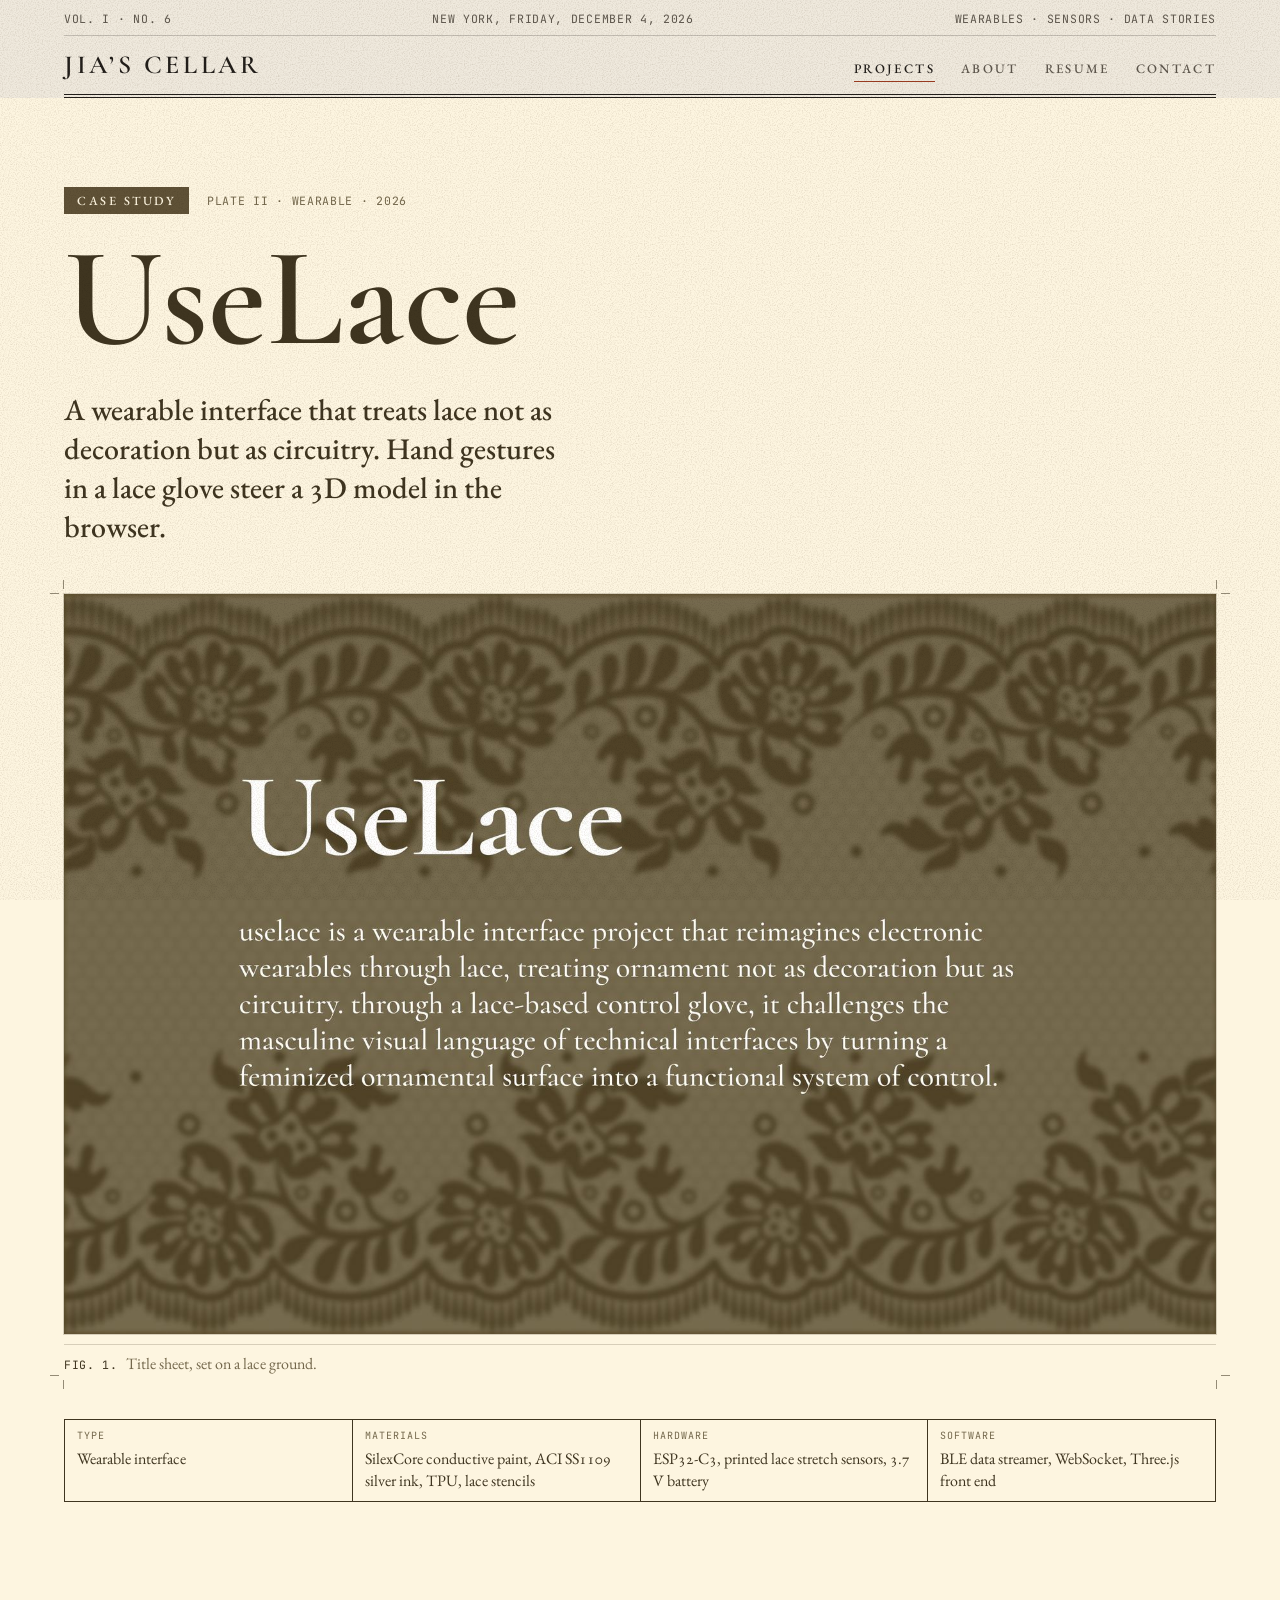
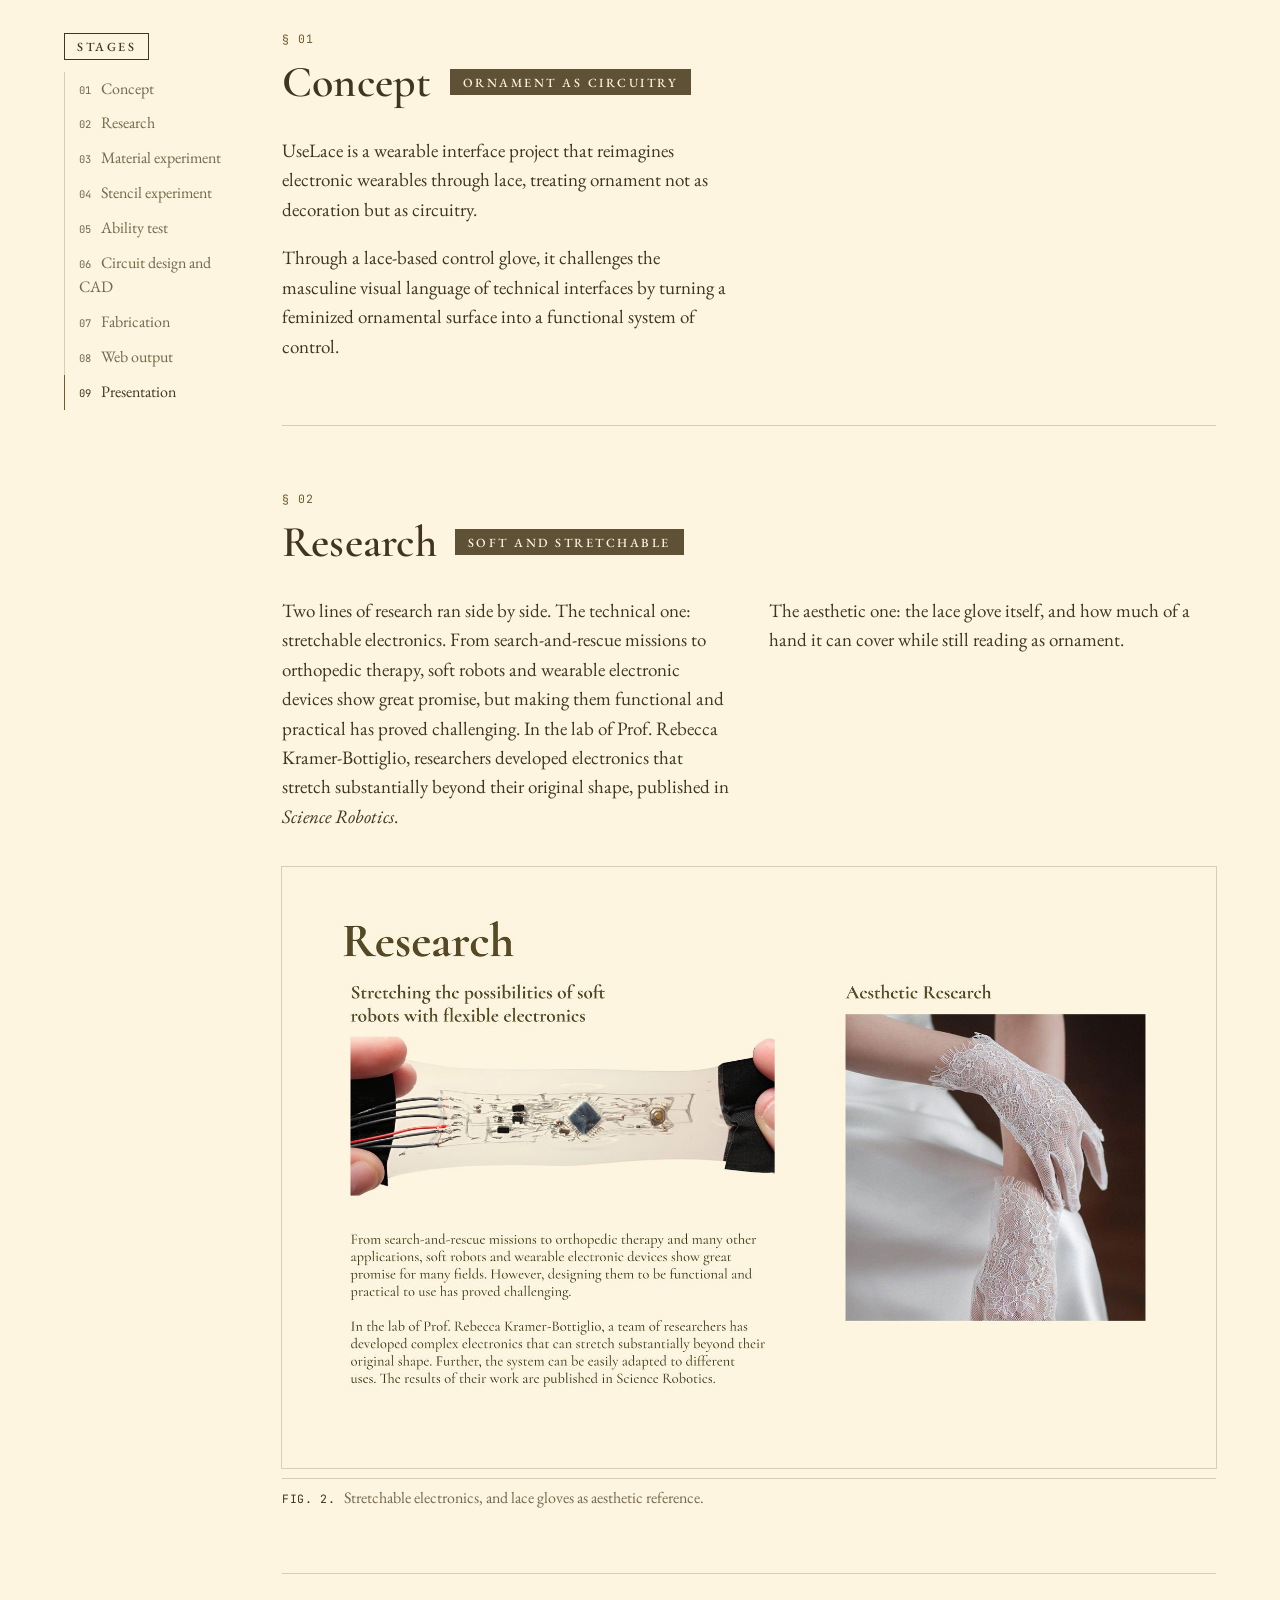
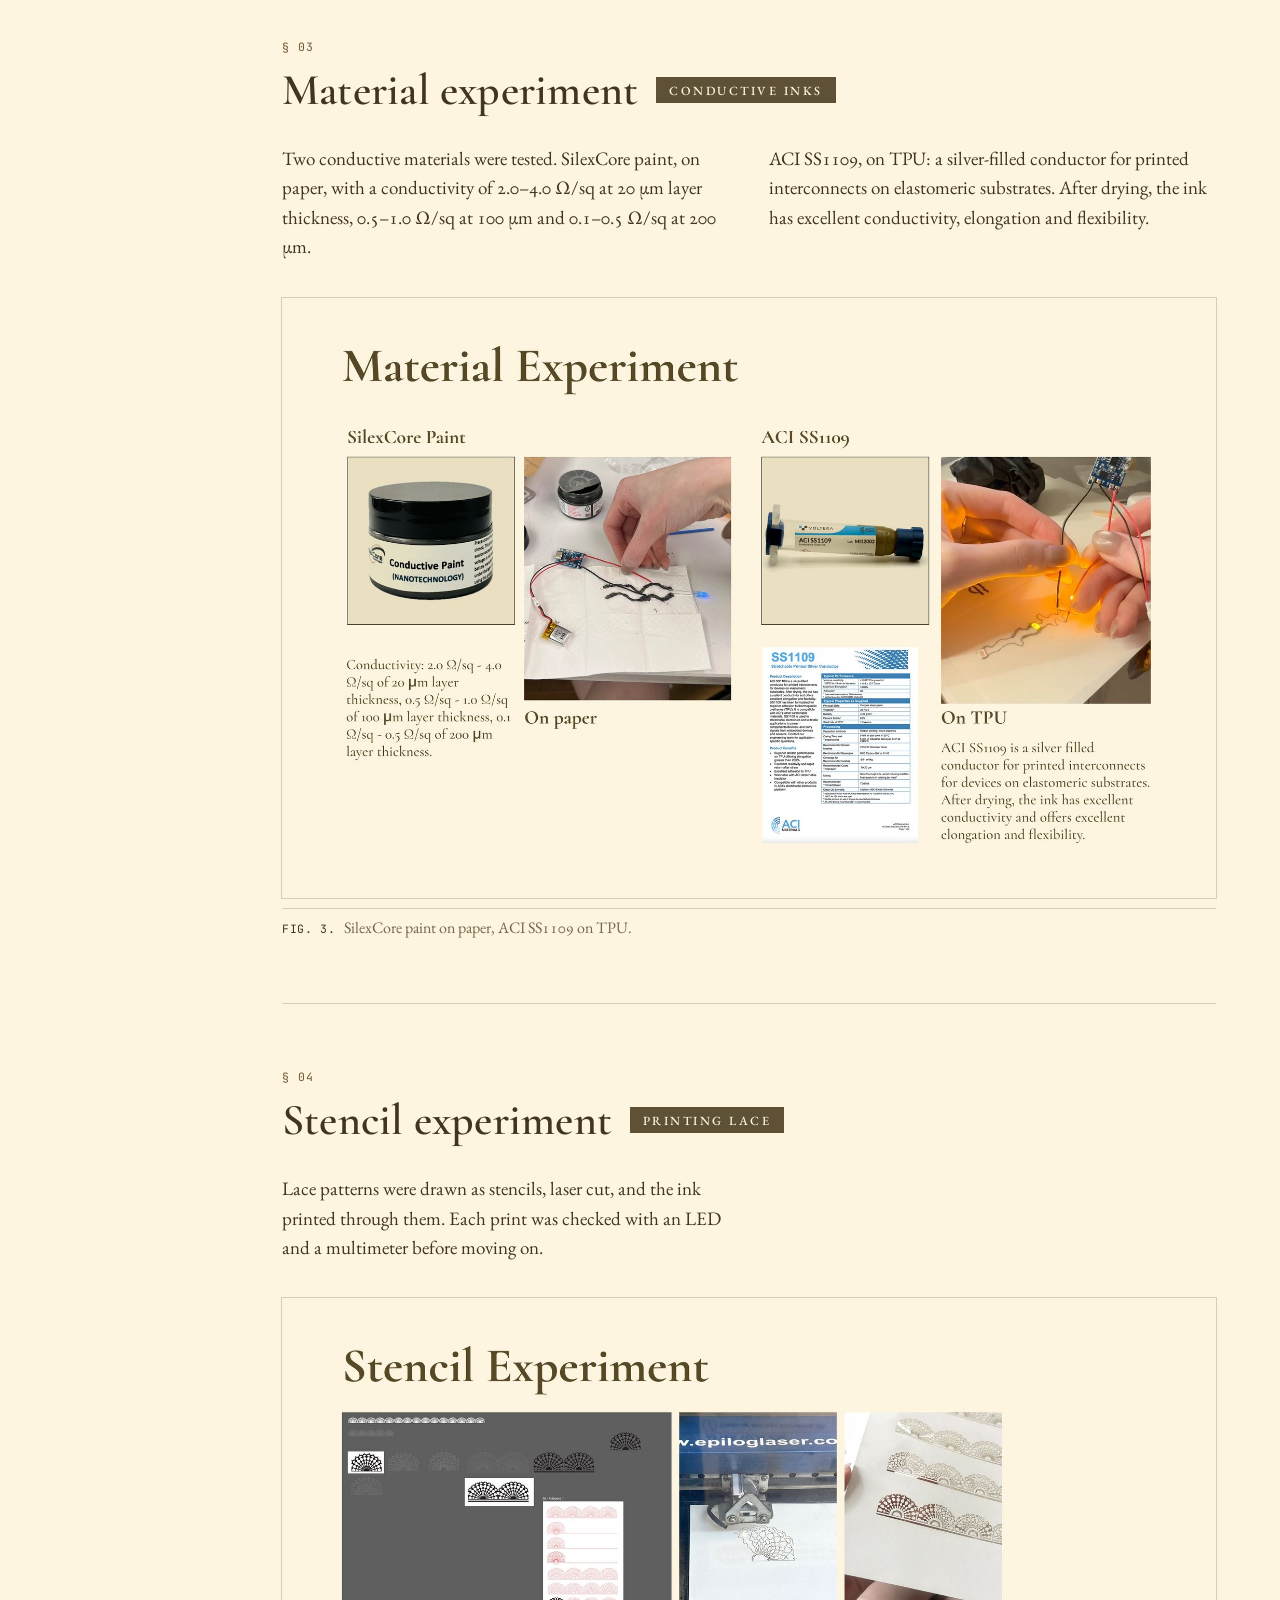
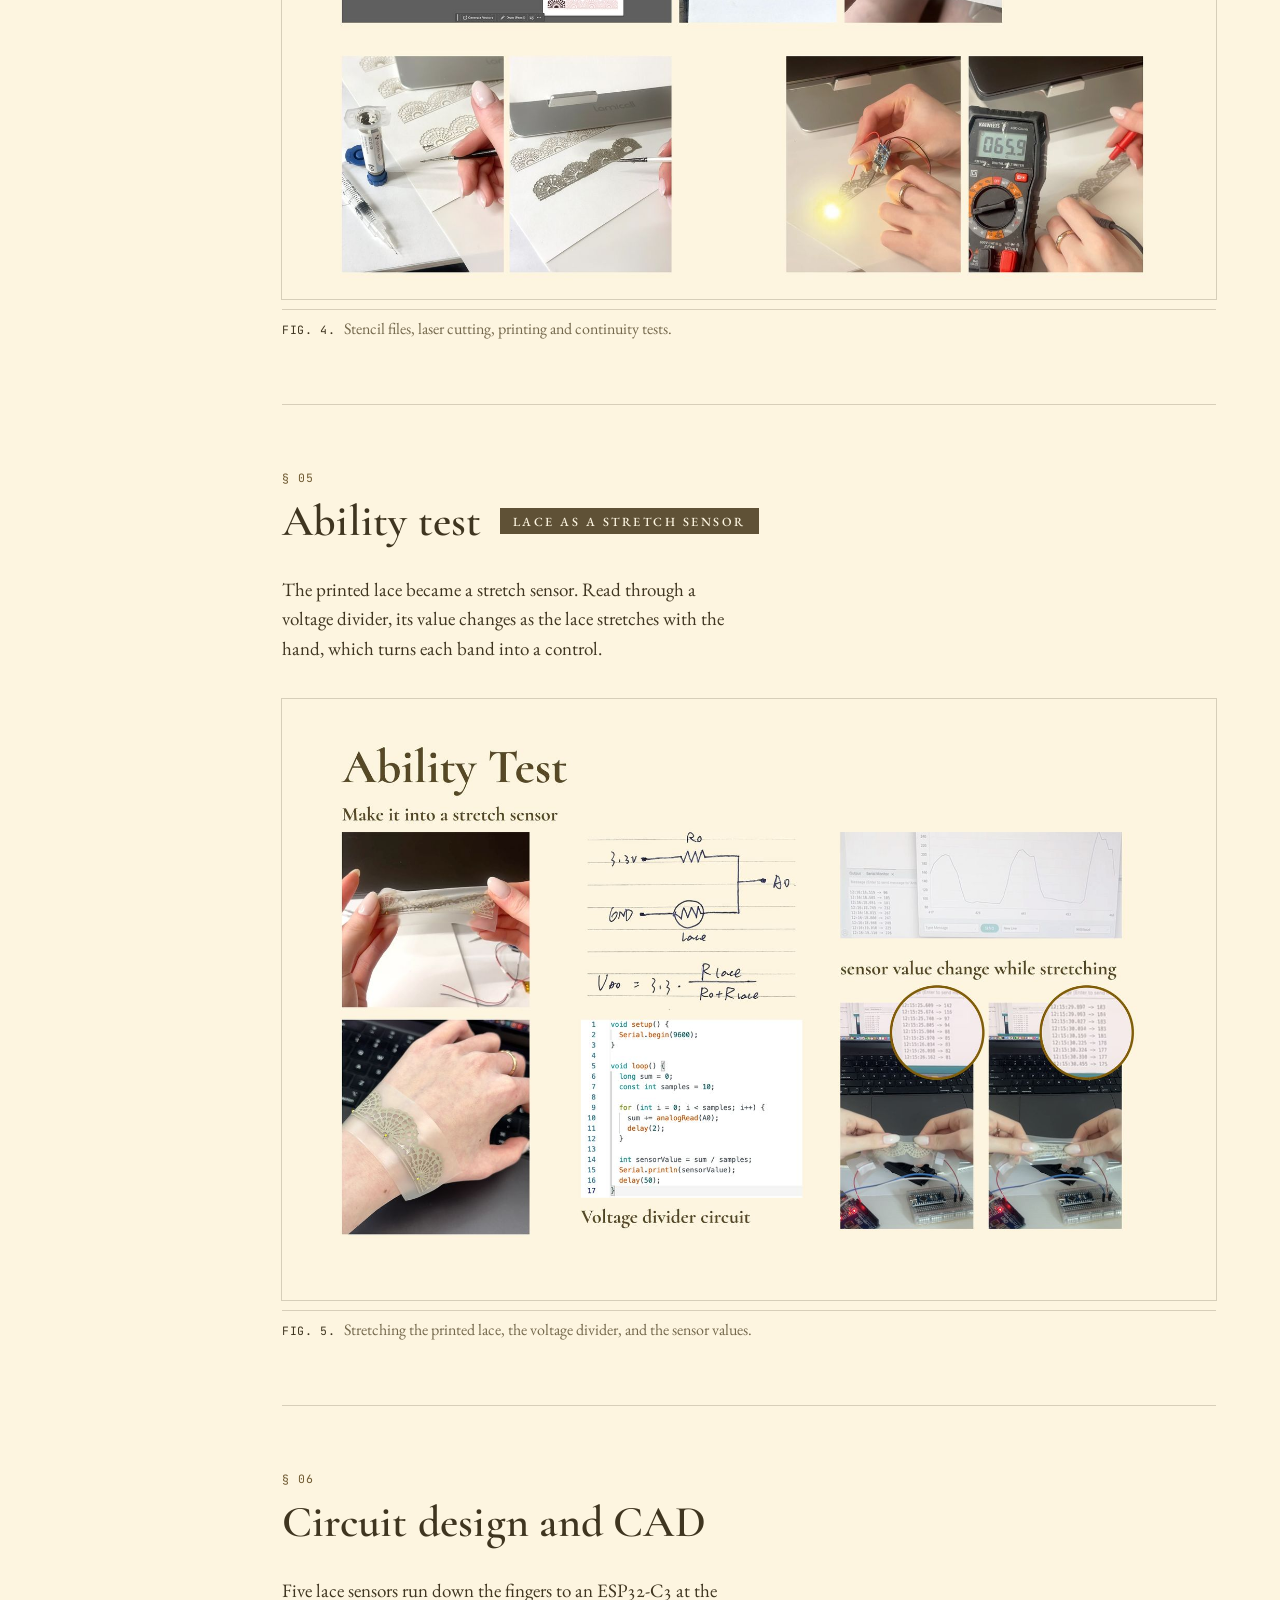
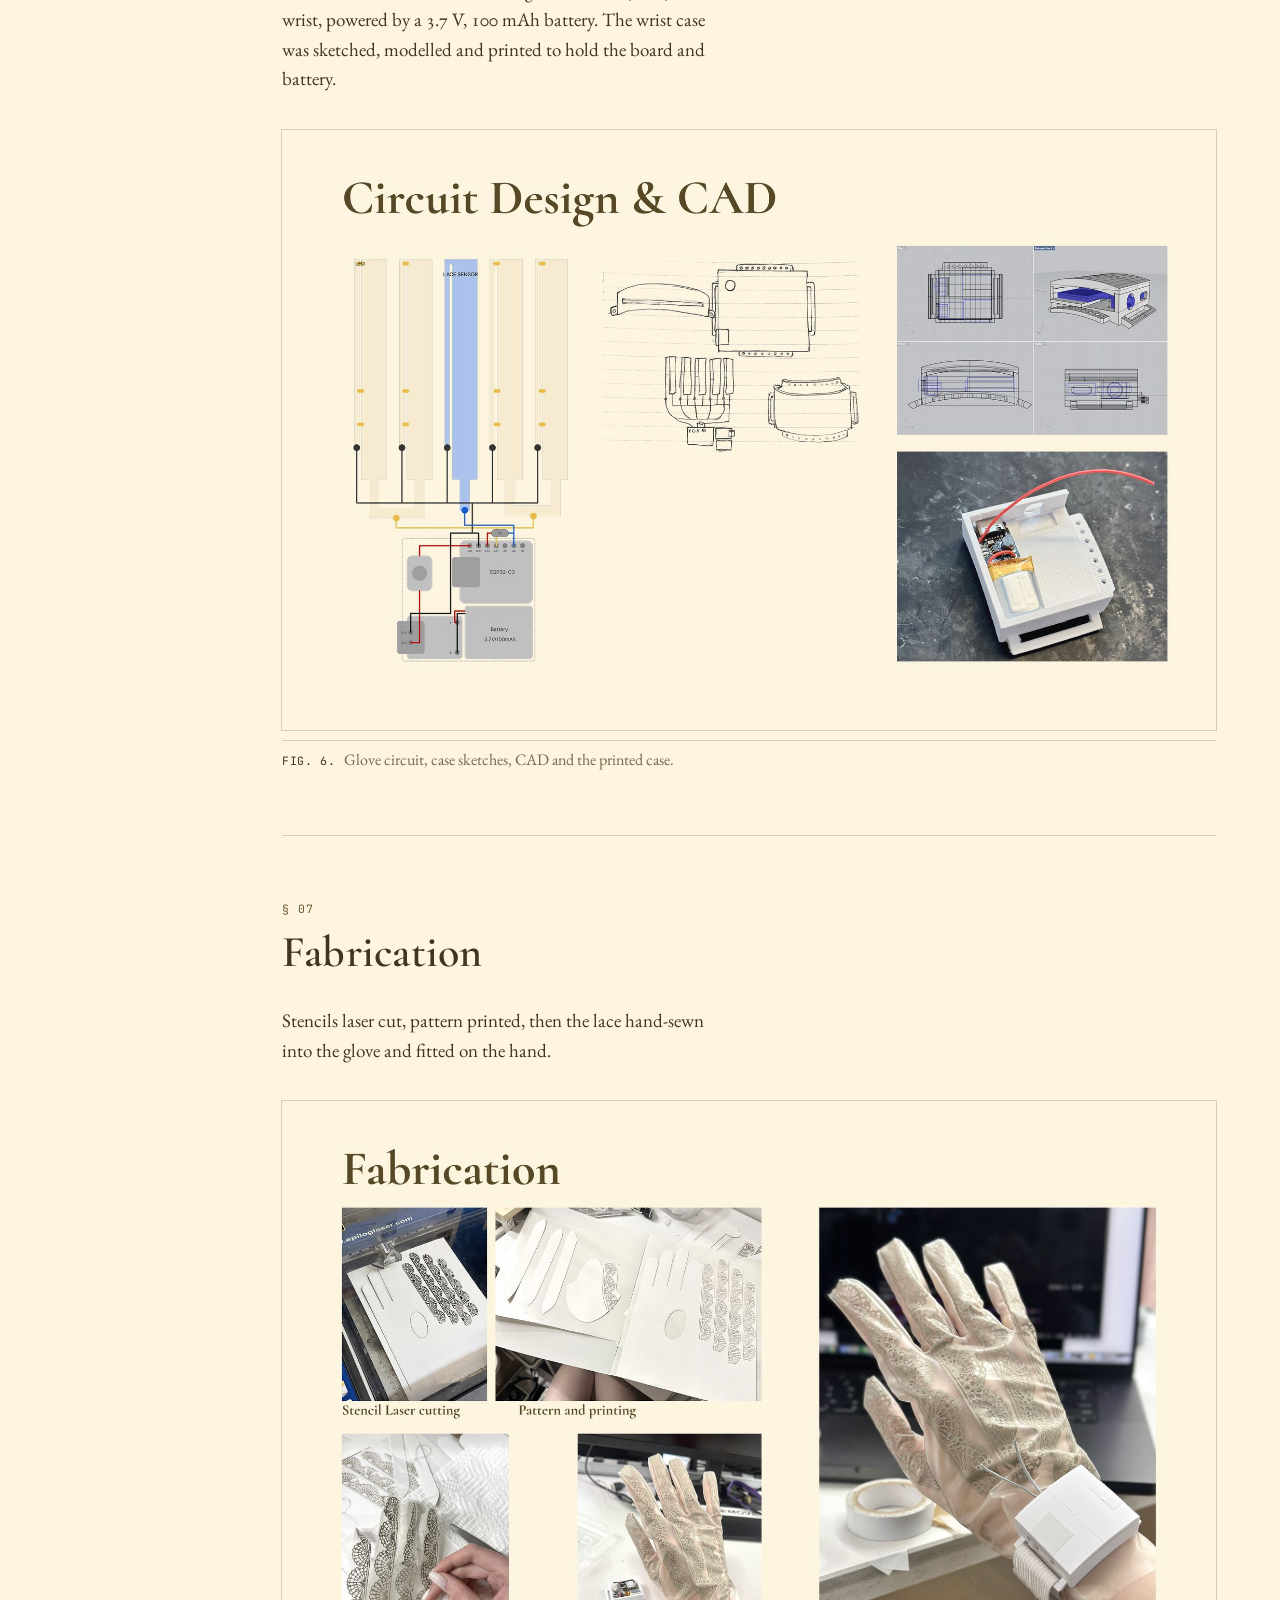
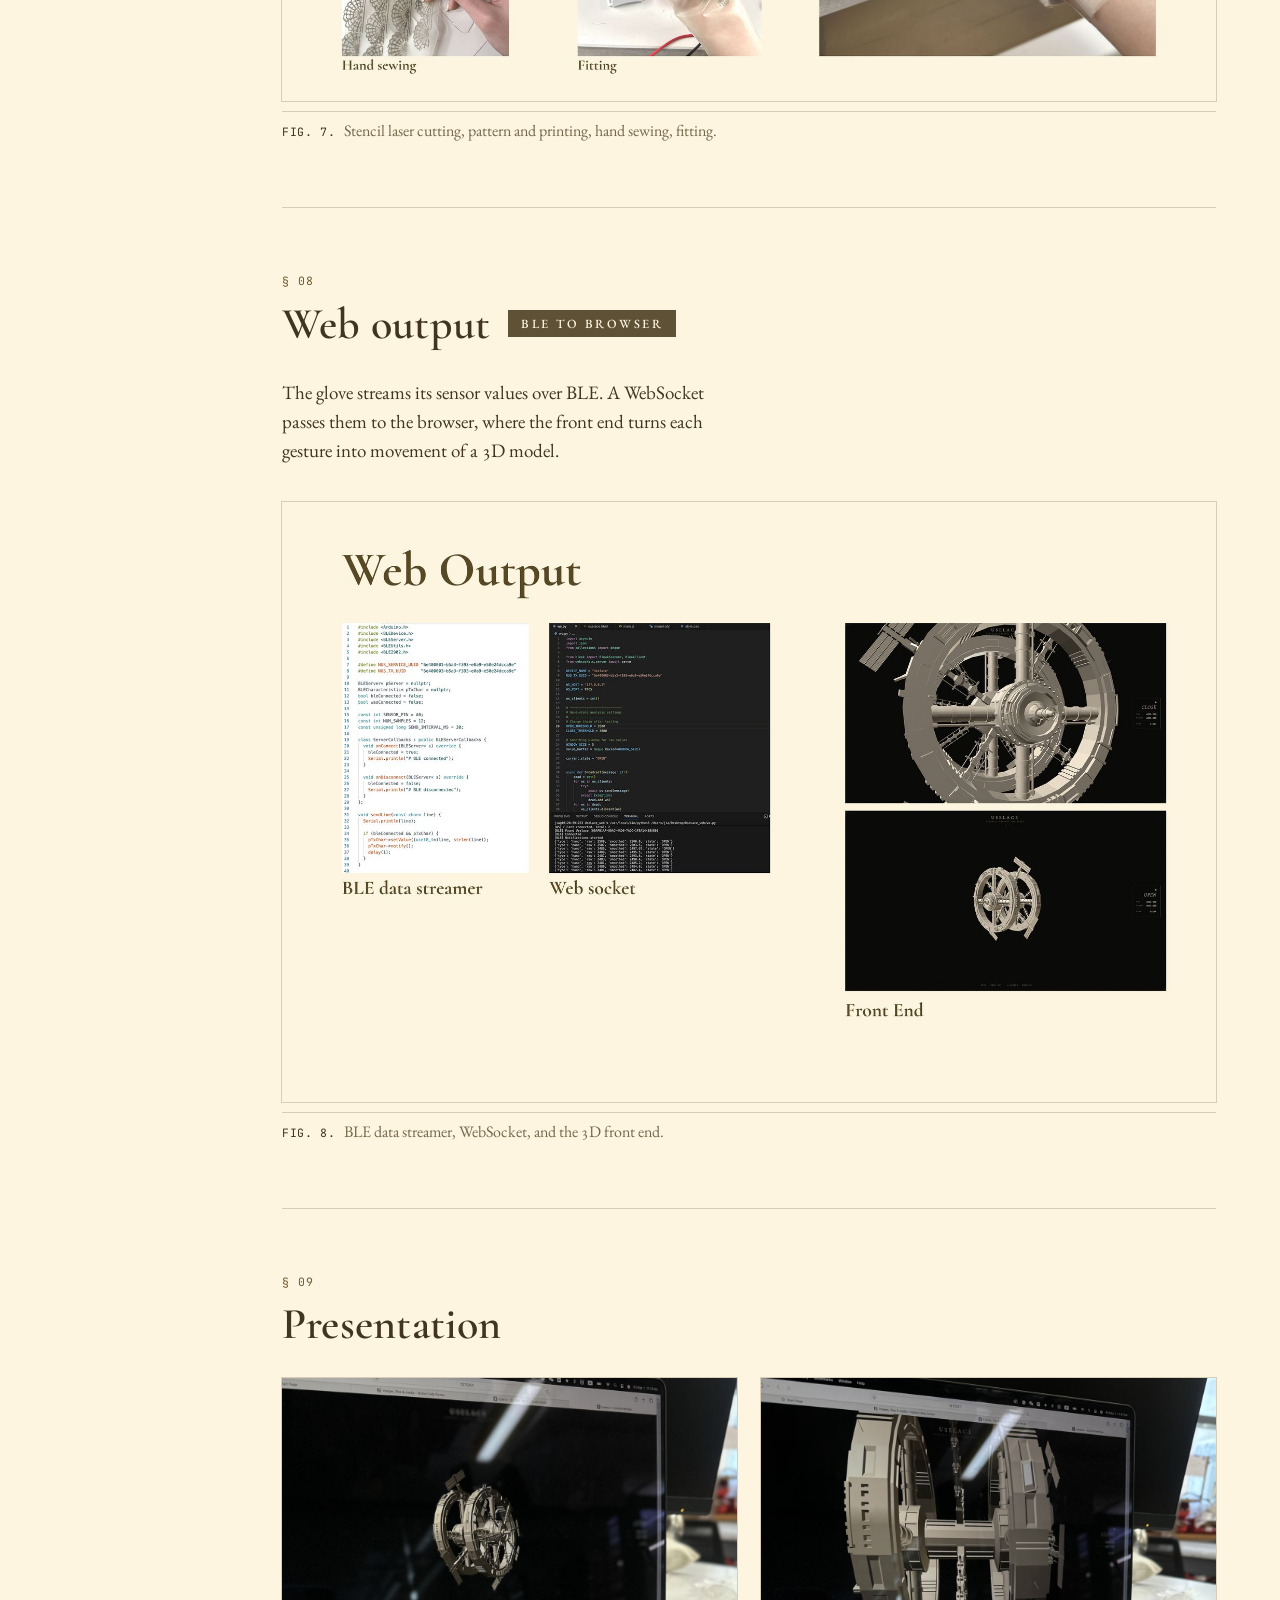
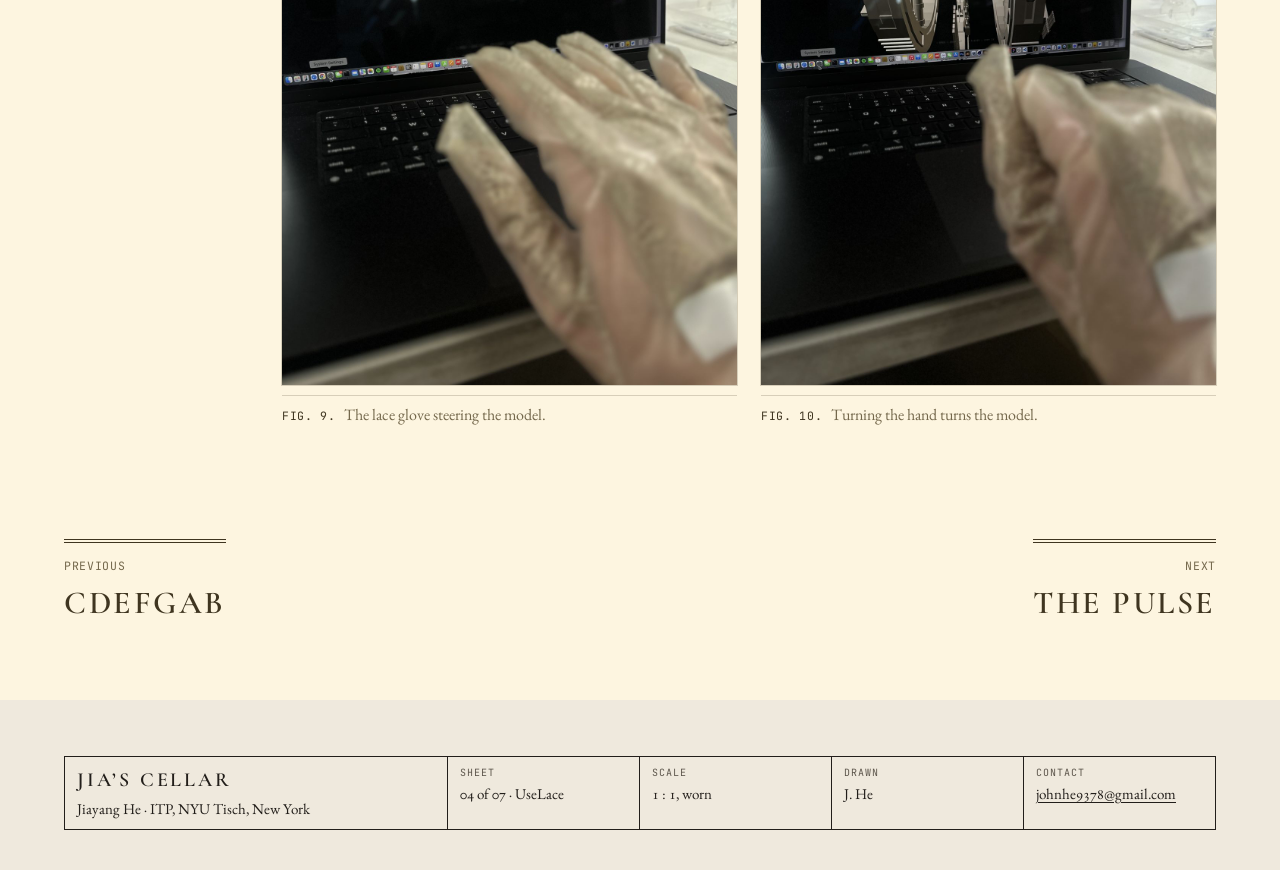
<file: uselace.html>
<!doctype html>
<html lang="en">
<head>
  <meta charset="utf-8">
  <meta name="viewport" content="width=device-width, initial-scale=1">
  <title>UseLace — Jia He</title>
  <meta name="description" content="UseLace: a lace control glove that treats ornament as circuitry. Case study by Jia He.">
  <meta property="og:title" content="UseLace — Jia He">
  <meta property="og:description" content="UseLace: a lace control glove that treats ornament as circuitry. Case study by Jia He.">
  <meta property="og:image" content="images/thumbs/uselace.jpg">
  <link rel="preconnect" href="https://fonts.googleapis.com">
  <link rel="preconnect" href="https://fonts.gstatic.com" crossorigin>
  <link href="https://fonts.googleapis.com/css2?family=Cormorant+Garamond:ital,wght@0,500;0,600;1,500;1,600&family=EB+Garamond:ital,wght@0,400;0,500;1,400&family=JetBrains+Mono:wght@400;500&display=swap" rel="stylesheet">
  <link rel="stylesheet" href="style.css">
</head>
<body>
  <a class="skip" href="#main">Skip to content</a>

  <!-- Masthead: the same on every inner page -->
  <header class="masthead">
    <div class="masthead__strip mono">
      <span>Vol. I · No. 6</span>
      <span data-today>New York</span>
      <span>Wearables · Sensors · Data stories</span>
    </div>
    <div class="masthead__bar">
      <a class="masthead__name" href="index.html">Jia’s Cellar</a>
      <nav class="masthead__nav" aria-label="Site">
        <a href="projects.html" aria-current="page">Projects</a>
        <a href="about.html">About</a>
        <a href="download/Jiayang_He_Resume.pdf">Resume</a>
        <a href="about.html#contact">Contact</a>
      </nav>
    </div>
  </header>

  <!-- Project region: carries its own skin via data-skin.
       Every figure is a sheet from the project's Figma page, in images/uselace/. -->
  <main id="main" class="project" data-skin="uselace">

    <section class="hero">
      <div class="hero__text">
        <p class="hero__kicker"><span class="label label--filled">Case study</span><span class="mono">Plate II · Wearable · 2026</span></p>
        <h1 class="hero__title">UseLace</h1>
        <p class="hero__deck">A wearable interface that treats lace not as decoration but as circuitry. Hand gestures in a lace glove steer a 3D model in the browser.</p>
      </div>

      <figure class="fig sheet crop">
        <a class="sheet__link" href="images/uselace/01-title.jpg"><img src="images/uselace/01-title.jpg" width="1800" height="1157" alt="UseLace title sheet: the name and a project statement set in serif type over a dark brown lace pattern"></a>
        <figcaption>Title sheet, set on a lace ground.</figcaption>
      </figure>

      <dl class="titleblock">
        <div><dt>Type</dt><dd>Wearable interface</dd></div>
        <div><dt>Materials</dt><dd>SilexCore conductive paint, ACI SS1109 silver ink, TPU, lace stencils</dd></div>
        <div><dt>Hardware</dt><dd>ESP32-C3, printed lace stretch sensors, 3.7 V battery</dd></div>
        <div><dt>Software</dt><dd>BLE data streamer, WebSocket, Three.js front end</dd></div>
      </dl>
    </section>

    <div class="body">

      <aside class="index">
        <p class="index__title label">Stages</p>
        <ol id="stage-index">
          <li><a href="#concept">Concept</a></li>
          <li><a href="#research">Research</a></li>
          <li><a href="#material">Material experiment</a></li>
          <li><a href="#stencil">Stencil experiment</a></li>
          <li><a href="#ability">Ability test</a></li>
          <li><a href="#circuit">Circuit design and CAD</a></li>
          <li><a href="#fabrication">Fabrication</a></li>
          <li><a href="#web">Web output</a></li>
          <li><a href="#outcome">Presentation</a></li>
        </ol>
      </aside>

      <div class="stages">

        <section class="stage" id="concept">
          <header class="stage__head">
            <h2>Concept</h2>
            <span class="tag">Ornament as circuitry</span>
          </header>
          <div class="stage__grid">
            <div class="stage__text">
              <p>UseLace is a wearable interface project that reimagines electronic wearables through lace, treating ornament not as decoration but as circuitry.</p>
              <p>Through a lace-based control glove, it challenges the masculine visual language of technical interfaces by turning a feminized ornamental surface into a functional system of control.</p>
            </div>
          </div>
        </section>
        <section class="stage" id="research">
          <header class="stage__head">
            <h2>Research</h2>
            <span class="tag">Soft and stretchable</span>
          </header>
          <div class="stage__grid">
            <div class="stage__text">
              <p>Two lines of research ran side by side. The technical one: stretchable electronics. From search-and-rescue missions to orthopedic therapy, soft robots and wearable electronic devices show great promise, but making them functional and practical has proved challenging. In the lab of Prof. Rebecca Kramer-Bottiglio, researchers developed electronics that stretch substantially beyond their original shape, published in <i>Science Robotics</i>.</p>
            </div>
            <div class="stage__text">
              <p>The aesthetic one: the lace glove itself, and how much of a hand it can cover while still reading as ornament.</p>
            </div>
            <figure class="fig fig--wide sheet">
              <a class="sheet__link" href="images/uselace/02-research.jpg"><img src="images/uselace/02-research.jpg" width="1800" height="1157" loading="lazy" alt="Research sheet: a stretchable circuit held between two hands, notes on flexible electronics research, and a lace glove"></a>
              <figcaption>Stretchable electronics, and lace gloves as aesthetic reference.</figcaption>
            </figure>
          </div>
        </section>
        <section class="stage" id="material">
          <header class="stage__head">
            <h2>Material experiment</h2>
            <span class="tag">Conductive inks</span>
          </header>
          <div class="stage__grid">
            <div class="stage__text">
              <p>Two conductive materials were tested. SilexCore paint, on paper, with a conductivity of 2.0–4.0 Ω/sq at 20 µm layer thickness, 0.5–1.0 Ω/sq at 100 µm and 0.1–0.5 Ω/sq at 200 µm.</p>
            </div>
            <div class="stage__text">
              <p>ACI SS1109, on TPU: a silver-filled conductor for printed interconnects on elastomeric substrates. After drying, the ink has excellent conductivity, elongation and flexibility.</p>
            </div>
            <figure class="fig fig--wide sheet">
              <a class="sheet__link" href="images/uselace/03-material.jpg"><img src="images/uselace/03-material.jpg" width="1800" height="1157" loading="lazy" alt="Material experiment sheet: a jar of SilexCore conductive paint and a painted paper circuit, ACI SS1109 ink with its datasheet, and an LED lit through ink printed on TPU"></a>
              <figcaption>SilexCore paint on paper, ACI SS1109 on TPU.</figcaption>
            </figure>
          </div>
        </section>
        <section class="stage" id="stencil">
          <header class="stage__head">
            <h2>Stencil experiment</h2>
            <span class="tag">Printing lace</span>
          </header>
          <div class="stage__grid">
            <div class="stage__text">
              <p>Lace patterns were drawn as stencils, laser cut, and the ink printed through them. Each print was checked with an LED and a multimeter before moving on.</p>
            </div>
            <figure class="fig fig--wide sheet">
              <a class="sheet__link" href="images/uselace/04-stencil.jpg"><img src="images/uselace/04-stencil.jpg" width="1800" height="1157" loading="lazy" alt="Stencil experiment sheet: lace stencil files, the laser cutter, printed lace patterns, and testing them with an LED and a multimeter"></a>
              <figcaption>Stencil files, laser cutting, printing and continuity tests.</figcaption>
            </figure>
          </div>
        </section>
        <section class="stage" id="ability">
          <header class="stage__head">
            <h2>Ability test</h2>
            <span class="tag">Lace as a stretch sensor</span>
          </header>
          <div class="stage__grid">
            <div class="stage__text">
              <p>The printed lace became a stretch sensor. Read through a voltage divider, its value changes as the lace stretches with the hand, which turns each band into a control.</p>
            </div>
            <figure class="fig fig--wide sheet">
              <a class="sheet__link" href="images/uselace/05-ability.jpg"><img src="images/uselace/05-ability.jpg" width="1800" height="1157" loading="lazy" alt="Ability test sheet: printed lace stretched over a hand, a hand-drawn voltage divider circuit with Arduino code, and serial values changing while stretching"></a>
              <figcaption>Stretching the printed lace, the voltage divider, and the sensor values.</figcaption>
            </figure>
          </div>
        </section>
        <section class="stage" id="circuit">
          <header class="stage__head">
            <h2>Circuit design and CAD</h2>
          </header>
          <div class="stage__grid">
            <div class="stage__text">
              <p>Five lace sensors run down the fingers to an ESP32-C3 at the wrist, powered by a 3.7 V, 100 mAh battery. The wrist case was sketched, modelled and printed to hold the board and battery.</p>
            </div>
            <figure class="fig fig--wide sheet">
              <a class="sheet__link" href="images/uselace/06-circuit.jpg"><img src="images/uselace/06-circuit.jpg" width="1800" height="1157" loading="lazy" alt="Circuit design sheet: the glove circuit with five lace sensors and an ESP32-C3, sketches and CAD views of the wrist case, and the printed case"></a>
              <figcaption>Glove circuit, case sketches, CAD and the printed case.</figcaption>
            </figure>
          </div>
        </section>
        <section class="stage" id="fabrication">
          <header class="stage__head">
            <h2>Fabrication</h2>
          </header>
          <div class="stage__grid">
            <div class="stage__text">
              <p>Stencils laser cut, pattern printed, then the lace hand-sewn into the glove and fitted on the hand.</p>
            </div>
            <figure class="fig fig--wide sheet">
              <a class="sheet__link" href="images/uselace/07-fabrication.jpg"><img src="images/uselace/07-fabrication.jpg" width="1800" height="1157" loading="lazy" alt="Fabrication sheet: laser-cut stencils, printed lace patterns, hand sewing and the finished glove being fitted"></a>
              <figcaption>Stencil laser cutting, pattern and printing, hand sewing, fitting.</figcaption>
            </figure>
          </div>
        </section>
        <section class="stage" id="web">
          <header class="stage__head">
            <h2>Web output</h2>
            <span class="tag">BLE to browser</span>
          </header>
          <div class="stage__grid">
            <div class="stage__text">
              <p>The glove streams its sensor values over BLE. A WebSocket passes them to the browser, where the front end turns each gesture into movement of a 3D model.</p>
            </div>
            <figure class="fig fig--wide sheet">
              <a class="sheet__link" href="images/uselace/08-web.jpg"><img src="images/uselace/08-web.jpg" width="1800" height="1157" loading="lazy" alt="Web output sheet: BLE streamer code, WebSocket code, and two views of a 3D mechanical model in the browser"></a>
              <figcaption>BLE data streamer, WebSocket, and the 3D front end.</figcaption>
            </figure>
          </div>
        </section>
        <section class="stage" id="outcome">
          <header class="stage__head">
            <h2>Presentation</h2>
          </header>
          <div class="stage__grid">
            <div class="photos">
              <figure class="fig photo">
                <img src="images/uselace/final-1.jpg" width="1200" height="1600" loading="lazy" alt="A hand in the finished lace glove raised in front of a laptop showing a 3D mechanical model">
                <figcaption>The lace glove steering the model.</figcaption>
              </figure>
              <figure class="fig photo">
                <img src="images/uselace/final-2.jpg" width="1200" height="1600" loading="lazy" alt="The lace glove close to the laptop screen as the 3D model rotates">
                <figcaption>Turning the hand turns the model.</figcaption>
              </figure>
            </div>
          </div>
        </section>

      </div><!-- /.stages -->
    </div><!-- /.body -->

    <nav class="project-nav" aria-label="Other projects">
      <a class="project-nav__link" href="cdefgab.html">
        <small class="mono">Previous</small>
        <span>CDEFGAB</span>
      </a>
      <a class="project-nav__link project-nav__link--next" href="the-pulse.html">
        <small class="mono">Next</small>
        <span>The Pulse</span>
      </a>
    </nav>

  </main>

  <footer class="colophon">
    <dl class="titleblock">
      <div class="titleblock__name"><dt>Jia’s Cellar</dt><dd>Jiayang He · ITP, NYU Tisch, New York</dd></div>
      <div><dt>Sheet</dt><dd>04 of 07 · UseLace</dd></div>
      <div><dt>Scale</dt><dd>1 : 1, worn</dd></div>
      <div><dt>Drawn</dt><dd>J. He</dd></div>
      <div><dt>Contact</dt><dd><a href="mailto:johnhe9378@gmail.com">johnhe9378@gmail.com</a></dd></div>
    </dl>
  </footer>

  <script src="script.js"></script>
</body>
</html>
</file>
<file: style.css>
/* ==========================================================
   Jia's Cellar — a broadsheet / journal / drawing-set system
   1. Tokens            paper, ink, rust, three voices of type
   2. Base              reset, paper grain, links
   3. Shared marks      labels, crop marks, graph paper, title block
   4. Masthead + footer the shell, same on every page
   5. Front page        the hero: nameplate, lead story, contents
   6. Entries + plates  works shown as tipped-in plates
   7. Inner pages       works index, about
   8. Case study        the [data-skin] project region
   9. Project skins     each project keeps its own palette and type
   10. Responsive
   ========================================================== */

/* ==========================================================
   1. Tokens
   The page is printed on warm newsprint. Everything inside a
   [data-skin] region redefines the same names, so shared parts
   (labels, captions, title blocks) take on that project's ink.
   ========================================================== */

:root {
  --bg: #efe9dd;          /* newsprint */
  --bg-panel: #e5ddcd;
  --ink: #221e1a;
  --muted: #5d564c;
  --rule: rgba(34, 30, 26, 0.22);
  --accent: #9a3b20;      /* rust, from the arrows in the process sheets */
  --label-bg: #dcc0b0;
  --label-ink: #85321d;
  --label-line: #b8826d;
  --grid: rgba(154, 59, 32, 0.07);

  --font-display: "Cormorant Garamond", Georgia, serif;
  --font-body: "EB Garamond", Georgia, serif;
  --font-mono: "JetBrains Mono", ui-monospace, monospace;
  --font-code: var(--font-mono);

  --measure: 62ch;
  --gutter: clamp(16px, 5vw, 72px);
  --max: 1320px;
}

/* ==========================================================
   2. Base
   ========================================================== */

*, *::before, *::after { box-sizing: border-box; }

html { -webkit-text-size-adjust: 100%; scroll-behavior: smooth; }

@media (prefers-reduced-motion: reduce) {
  html { scroll-behavior: auto; }
}

body {
  margin: 0;
  background: var(--bg);
  color: var(--ink);
  font-family: var(--font-body);
  font-size: 18px;
  line-height: 1.5;
  font-variant-numeric: oldstyle-nums;
}

/* Paper grain over everything, plates included, so the whole
   site reads as one printed sheet. */
body::after {
  content: "";
  position: fixed;
  inset: 0;
  z-index: 100;
  pointer-events: none;
  opacity: 0.5;
  mix-blend-mode: multiply;
  background-image: url("data:image/svg+xml,%3Csvg xmlns='http://www.w3.org/2000/svg' width='180' height='180'%3E%3Cfilter id='n'%3E%3CfeTurbulence type='fractalNoise' baseFrequency='.85' numOctaves='2' stitchTiles='stitch'/%3E%3CfeColorMatrix values='0 0 0 0 .35 0 0 0 0 .3 0 0 0 0 .24 0 0 0 -1.1 .62'/%3E%3C/filter%3E%3Crect width='100%25' height='100%25' filter='url(%23n)'/%3E%3C/svg%3E");
}

img, svg, canvas { display: block; max-width: 100%; }

a { color: inherit; text-underline-offset: 3px; text-decoration-thickness: 1px; }

:focus-visible {
  outline: 2px solid var(--accent);
  outline-offset: 3px;
}

.skip {
  position: absolute;
  left: -9999px;
  top: 8px;
  z-index: 101;
  padding: 8px 14px;
  background: var(--ink);
  color: var(--bg);
}
.skip:focus { left: 8px; }

/* ==========================================================
   3. Shared marks
   ========================================================== */

/* Boxed label: the outlined tabs from the process sheets */
.label {
  display: inline-block;
  margin: 0;
  padding: 4px 12px 3px;
  border: 1px solid currentColor;
  font-family: var(--font-body);
  font-weight: 500;
  font-size: 12.5px;
  line-height: 1.4;
  letter-spacing: 0.2em;
  text-transform: uppercase;
  font-variant-numeric: lining-nums;
}

/* Filled label: the rose tab under each sheet title */
.label--filled {
  background: var(--label-bg);
  color: var(--label-ink);
  border-color: var(--label-line);
}

/* Mono annotation voice: figure numbers, bylines, tags */
.mono {
  font-family: var(--font-mono);
  font-size: 11.5px;
  letter-spacing: 0.06em;
  text-transform: uppercase;
  font-variant-numeric: normal;
}

/* Crop marks at the four corners, outside the box */
.crop { position: relative; }
.crop::before {
  content: "";
  position: absolute;
  inset: -14px;
  pointer-events: none;
  --m: linear-gradient(var(--ink), var(--ink));
  background:
    var(--m) left 0 top 13px / 9px 1px no-repeat,
    var(--m) left 13px top 0 / 1px 9px no-repeat,
    var(--m) right 0 top 13px / 9px 1px no-repeat,
    var(--m) right 13px top 0 / 1px 9px no-repeat,
    var(--m) left 0 bottom 13px / 9px 1px no-repeat,
    var(--m) left 13px bottom 0 / 1px 9px no-repeat,
    var(--m) right 0 bottom 13px / 9px 1px no-repeat,
    var(--m) right 13px bottom 0 / 1px 9px no-repeat;
  opacity: 0.55;
}

/* Engineering paper behind plots */
.graph {
  background-color: var(--bg-panel);
  background-image:
    linear-gradient(var(--grid) 1px, transparent 1px),
    linear-gradient(90deg, var(--grid) 1px, transparent 1px),
    linear-gradient(var(--grid) 1px, transparent 1px),
    linear-gradient(90deg, var(--grid) 1px, transparent 1px);
  background-size: 80px 80px, 80px 80px, 16px 16px, 16px 16px;
}

/* Title block: the corner box of an architect's drawing sheet */
.titleblock {
  display: grid;
  grid-template-columns: repeat(4, minmax(0, 1fr));
  gap: 1px;
  margin: 0;
  background: var(--ink);
  border: 1px solid var(--ink);
}

.titleblock > div {
  padding: 8px 12px 10px;
  background: var(--bg);
  min-width: 0;
}

.titleblock dt {
  margin-bottom: 4px;
  font-family: var(--font-mono);
  font-size: 10px;
  letter-spacing: 0.1em;
  text-transform: uppercase;
  color: var(--muted);
}

.titleblock dd {
  margin: 0;
  font-size: 16px;
  line-height: 1.35;
  overflow-wrap: anywhere;
}

.titleblock dd a { margin-right: 14px; }

/* Jump line: "continued on…" */
.jump {
  margin: 14px 0 0;
  font-style: italic;
}
.jump a {
  color: var(--accent);
  text-decoration: none;
}
.jump a:hover { text-decoration: underline; }
.jump--off { color: var(--muted); }

/* Drop cap and newspaper columns */
.columns {
  column-count: 2;
  column-gap: 36px;
  column-rule: 1px solid var(--rule);
}
.columns p { margin: 0 0 0.9em; text-align: justify; hyphens: auto; }
.columns .jump { text-align: left; }

.dropcap > p:first-child::first-letter {
  float: left;
  margin: 0.04em 0.08em 0 0;
  font-family: var(--font-display);
  font-weight: 600;
  font-size: 4.4em;
  line-height: 0.78;
  color: var(--accent);
}

/* ==========================================================
   4. Masthead and footer
   ========================================================== */

.masthead {
  max-width: var(--max);
  margin: 0 auto;
  padding: 0 var(--gutter);
}

.masthead__strip {
  display: flex;
  justify-content: space-between;
  gap: 16px;
  padding: 10px 0 8px;
  border-bottom: 1px solid var(--rule);
  color: var(--muted);
}

.masthead__bar {
  display: flex;
  justify-content: space-between;
  align-items: baseline;
  flex-wrap: wrap;
  gap: 10px 32px;
  padding: 16px 0 12px;
  border-bottom: 4px double var(--ink);
}

.masthead__name {
  font-family: var(--font-display);
  font-weight: 600;
  font-size: 26px;
  line-height: 1;
  letter-spacing: 0.14em;
  text-transform: uppercase;
  text-decoration: none;
  white-space: nowrap;
}

.masthead__nav {
  display: flex;
  flex-wrap: wrap;
  gap: 6px 26px;
  font-size: 13px;
  font-weight: 500;
  letter-spacing: 0.18em;
  text-transform: uppercase;
}

.masthead__nav a {
  padding-bottom: 2px;
  border-bottom: 1px solid transparent;
  color: var(--muted);
  text-decoration: none;
}

.masthead__nav a[aria-current="page"],
.masthead__nav a:hover {
  color: var(--ink);
  border-bottom-color: var(--accent);
}

/* Front page: the full nameplate with ears */
.masthead__flag {
  display: grid;
  grid-template-columns: minmax(0, 1fr) auto minmax(0, 1fr);
  align-items: center;
  gap: 24px;
  padding: clamp(20px, 3vw, 36px) 0 clamp(14px, 2vw, 24px);
}

.masthead--front .masthead__name {
  font-size: clamp(40px, 7.4vw, 96px);
  letter-spacing: 0.1em;
  margin-right: -0.1em; /* optical: cancel the trailing tracking */
  text-align: center;
}

.ear {
  justify-self: start;
  max-width: 180px;
  margin: 0;
  padding: 8px 12px;
  border: 1px solid var(--ink);
  font-style: italic;
  font-size: 15px;
  line-height: 1.3;
  text-align: center;
}

.ear--right { justify-self: end; font-style: normal; }
.ear .mono { display: block; margin-top: 4px; font-style: normal; color: var(--muted); }

.masthead--front .masthead__nav {
  justify-content: center;
  padding: 10px 0 9px;
  border-top: 1px solid var(--ink);
  border-bottom: 4px double var(--ink);
}

/* Footer: one title block per sheet */
.colophon {
  max-width: var(--max);
  margin: 0 auto;
  padding: 56px var(--gutter) 40px;
}

.colophon .titleblock {
  grid-template-columns: minmax(0, 2fr) repeat(4, minmax(0, 1fr));
}

.colophon .titleblock dd { font-size: 15px; }

.titleblock__name dt {
  font-family: var(--font-display);
  font-weight: 600;
  font-size: 20px;
  letter-spacing: 0.14em;
  color: var(--ink);
}

.colophon__note {
  margin: 12px 0 0;
  color: var(--muted);
  text-align: center;
}

/* ==========================================================
   5. Front page hero
   ========================================================== */

.front {
  max-width: var(--max);
  margin: 0 auto;
  padding: clamp(28px, 4vw, 52px) var(--gutter) clamp(48px, 6vw, 80px);
  display: grid;
  grid-template-columns: minmax(0, 8fr) minmax(0, 4fr);
  gap: 48px;
}

.headline {
  margin: 18px 0 0;
  font-family: var(--font-display);
  font-weight: 500;
  font-size: clamp(46px, 7.2vw, 108px);
  line-height: 0.92;
  letter-spacing: -0.015em;
  text-wrap: balance;
}

.headline em { color: var(--accent); }

.deck {
  max-width: 44ch;
  margin: 22px 0 0;
  font-style: italic;
  font-size: clamp(20px, 2vw, 24px);
  line-height: 1.35;
}

.byline {
  display: flex;
  justify-content: space-between;
  flex-wrap: wrap;
  gap: 4px 16px;
  margin: 26px 0 40px;
  padding: 8px 0;
  border-top: 1px solid var(--ink);
  border-bottom: 1px solid var(--rule);
  color: var(--muted);
}

/* The lead figure: a signal plot printed as a plate */
.plot {
  margin: 0 0 40px;
  padding: 16px 18px 12px;
  color: var(--ink);
}

.plot__head {
  display: flex;
  justify-content: space-between;
  align-items: center;
  flex-wrap: wrap;
  gap: 10px 18px;
  margin-bottom: 10px;
}

.plot canvas {
  width: 100%;
  height: auto;
  aspect-ratio: 1200 / 360;
}

.plot figcaption {
  display: flex;
  justify-content: space-between;
  align-items: baseline;
  gap: 16px;
  margin-top: 10px;
  padding-top: 8px;
  border-top: 1px solid var(--rule);
  font-size: 16px;
  line-height: 1.4;
  color: var(--muted);
}

.fig-no {
  margin-right: 6px;
  font-family: var(--font-mono);
  font-size: 11.5px;
  letter-spacing: 0.06em;
  text-transform: uppercase;
  color: var(--ink);
}

.legend {
  display: flex;
  flex-wrap: wrap;
  gap: 6px 18px;
  color: var(--muted);
}

.legend span { display: flex; align-items: center; gap: 7px; }

.legend span::before {
  content: "";
  width: 9px;
  height: 9px;
  border-radius: 50%;
  background: var(--c);
}

.replay {
  flex: none;
  padding: 4px 12px;
  border: 1px solid var(--ink);
  background: transparent;
  color: var(--ink);
  font-family: var(--font-mono);
  font-size: 11px;
  letter-spacing: 0.08em;
  text-transform: uppercase;
  cursor: pointer;
}

.replay:hover { background: var(--ink); color: var(--bg); }

.front__lead .columns { font-size: 18.5px; }

/* Right-hand column, ruled off like a newspaper sidebar */
.front__aside {
  padding-left: 32px;
  border-left: 1px solid var(--ink);
  display: grid;
  align-content: start;
  gap: 44px;
}

.contents {
  list-style: none;
  margin: 16px 0 0;
  padding: 0;
}

.contents li { border-bottom: 1px solid var(--rule); padding: 12px 0 10px; }

.contents a {
  display: flex;
  align-items: baseline;
  gap: 8px;
  text-decoration: none;
}

.contents__title {
  font-family: var(--font-display);
  font-weight: 600;
  font-size: 22px;
  line-height: 1.1;
  letter-spacing: 0.08em;
  text-transform: uppercase;
}

.contents__leader {
  flex: 1;
  min-width: 16px;
  border-bottom: 1px dotted var(--ink);
  transform: translateY(-4px);
}

.contents__ref { white-space: nowrap; }

.contents a:hover .contents__title { color: var(--accent); }

.contents small {
  display: block;
  margin-top: 3px;
  color: var(--muted);
  font-style: italic;
  font-size: 15px;
}

.abstract p { margin: 14px 0 0; text-align: justify; hyphens: auto; }

.keywords {
  font-size: 15.5px;
  color: var(--muted);
}
.keywords b { font-weight: 500; font-style: italic; color: var(--ink); }

/* Registration mark, the printer's target */
.regmark {
  width: 28px;
  height: 28px;
  margin: 0 auto 6px;
  color: var(--ink);
}

/* ==========================================================
   6. Entries and plates
   A plate is the project's own skin, tipped into the journal.
   If a thumbnail exists it covers the typographic poster.
   ========================================================== */

.works {
  max-width: var(--max);
  margin: 0 auto;
  padding: 0 var(--gutter) clamp(40px, 6vw, 72px);
}

.section-flag {
  display: grid;
  grid-template-columns: minmax(0, 1fr) auto minmax(0, 1fr);
  align-items: center;
  gap: 16px;
  margin-bottom: 36px;
  padding: 12px 0 10px;
  border-top: 4px double var(--ink);
  border-bottom: 1px solid var(--ink);
}

.section-flag h2 {
  margin: 0;
  font-family: var(--font-display);
  font-weight: 600;
  font-size: clamp(22px, 3vw, 34px);
  line-height: 1;
  letter-spacing: 0.22em;
  margin-right: -0.22em;
  text-transform: uppercase;
  text-align: center;
}

.section-flag > span { color: var(--muted); }
.section-flag > span:last-child { text-align: right; }

/* Home: three stories split by column rules */
.entries {
  display: grid;
  grid-template-columns: minmax(0, 1.4fr) minmax(0, 1fr) minmax(0, 1fr);
}

.entries .entry {
  padding: 0 26px;
  border-left: 1px solid var(--rule);
}
.entries .entry:first-child { padding-left: 0; border-left: 0; }
.entries .entry:last-child { padding-right: 0; }

.entry { min-width: 0; }

.entry__meta {
  display: flex;
  justify-content: space-between;
  gap: 12px;
  margin: 0 0 10px;
  color: var(--muted);
}

.entry__title {
  margin: 18px 0 0;
  font-family: var(--font-display);
  font-weight: 600;
  font-size: clamp(26px, 2.6vw, 36px);
  line-height: 1;
  letter-spacing: 0.08em;
  text-transform: uppercase;
}

.entry__title a { text-decoration: none; }
.entry__title a:hover { color: var(--accent); }

.entry__deck { margin: 10px 0 0; font-size: 18px; line-height: 1.4; }

.entry__tags { margin: 12px 0 0; color: var(--muted); }

.more-line {
  margin: 44px 0 0;
  padding-top: 14px;
  border-top: 1px solid var(--ink);
  text-align: center;
}

/* The plate itself */
.plate {
  position: relative;
  display: block;
  aspect-ratio: 4 / 3;
  overflow: hidden;
  background: var(--bg);
  color: var(--ink);
  font-family: var(--font-body);
  text-decoration: none;
  box-shadow: 0 0 0 1px var(--ink);
}

.plate__poster {
  position: absolute;
  inset: 0;
  display: grid;
  place-items: center;
  padding: 24px;
  text-align: center;
}

/* Halftone dots, fading out like a screened print */
.plate__poster::before {
  content: "";
  position: absolute;
  inset: 0;
  background-image: radial-gradient(var(--halftone, var(--rule)) 1.1px, transparent 1.5px);
  background-size: 7px 7px;
  -webkit-mask-image: radial-gradient(ellipse at 100% 100%, #000 0%, transparent 70%);
          mask-image: radial-gradient(ellipse at 100% 100%, #000 0%, transparent 70%);
}

.plate__title {
  position: relative;
  font-family: var(--font-display);
  font-weight: var(--display-weight, 600);
  font-style: var(--display-style, normal);
  text-transform: var(--display-transform, none);
  letter-spacing: var(--display-tracking, 0);
  font-size: clamp(30px, 3.6vw, 52px);
  line-height: 1;
}

.plate img {
  position: absolute;
  inset: 0;
  width: 100%;
  height: 100%;
  object-fit: cover;
}

a.plate:hover { box-shadow: 0 0 0 1px var(--ink), 0 0 0 5px var(--bg), 0 0 0 6px var(--ink); }

/* ==========================================================
   7. Inner pages: works index, about
   ========================================================== */

.page {
  max-width: var(--max);
  margin: 0 auto;
  padding: clamp(36px, 6vw, 80px) var(--gutter);
}

.page-head {
  display: grid;
  grid-template-columns: minmax(0, 7fr) minmax(0, 5fr);
  gap: 18px 48px;
  align-items: end;
  margin-bottom: clamp(36px, 5vw, 64px);
  padding-bottom: 22px;
  border-bottom: 1px solid var(--ink);
}

.page-head .label { grid-column: 1 / -1; justify-self: start; }

.page-head__title {
  margin: 0;
  font-family: var(--font-display);
  font-weight: 600;
  font-size: clamp(42px, 6.4vw, 88px);
  line-height: 0.95;
  letter-spacing: 0.08em;
  text-transform: uppercase;
}

.page-head__deck {
  margin: 0;
  font-style: italic;
  font-size: 20px;
  line-height: 1.4;
}

/* Works index: a catalogue of plates */
.catalogue {
  display: grid;
  grid-template-columns: repeat(3, minmax(0, 1fr));
  gap: 64px 40px;
}

.catalogue .entry--lead { grid-column: span 2; }
.catalogue .entry--lead .plate { aspect-ratio: 16 / 9; }
.catalogue .entry--lead .plate__title { font-size: clamp(44px, 6vw, 88px); }

/* About */
.about {
  display: grid;
  grid-template-columns: minmax(0, 5fr) minmax(0, 6fr);
  gap: 56px clamp(32px, 6vw, 96px);
  align-items: start;
}

.about__statement {
  margin: 18px 0 0;
  font-family: var(--font-display);
  font-weight: 500;
  font-size: clamp(32px, 3.6vw, 48px);
  line-height: 1.05;
  text-wrap: balance;
}

.about__bio .byline { margin: 24px 0 26px; }
.about__bio .dropcap p { margin: 0 0 1em; font-size: 19px; }

.about__facts section + section { margin-top: 44px; }
.about__facts h2 { margin: 0 0 14px; }

.rows { margin: 0; border-bottom: 1px solid var(--rule); }

.rows > div {
  display: grid;
  grid-template-columns: 150px minmax(0, 1fr);
  gap: 20px;
  padding: 11px 0;
  border-top: 1px solid var(--rule);
}

.rows > div:first-child { border-top-color: var(--ink); }

.rows dt {
  padding-top: 4px;
  font-family: var(--font-mono);
  font-size: 11.5px;
  letter-spacing: 0.04em;
  text-transform: uppercase;
  color: var(--muted);
}

.rows dd { margin: 0; }

/* ==========================================================
   8. Case study region
   ========================================================== */

.project {
  background: var(--bg);
  color: var(--ink);
  font-family: var(--font-body);
  font-size: 19px;
  line-height: 1.55;
  counter-reset: fig stage;
}

.project a { color: var(--link, var(--accent)); }

/* ---------- Hero ---------- */

.hero {
  max-width: var(--max);
  margin: 0 auto;
  padding: clamp(40px, 7vw, 96px) var(--gutter) clamp(32px, 5vw, 64px);
  display: grid;
  gap: 44px;
}

.hero__kicker {
  display: flex;
  flex-wrap: wrap;
  gap: 12px 18px;
  align-items: center;
  margin: 0 0 18px;
  color: var(--muted);
}

.hero__title {
  margin: 0;
  font-family: var(--font-display);
  font-weight: 600;
  font-size: clamp(56px, 11vw, 148px);
  line-height: 0.95;
  letter-spacing: var(--head-tracking, 0.08em);
  text-transform: var(--head-transform, uppercase);
}

.hero__deck {
  max-width: 34ch;
  margin: 24px 0 0;
  font-size: clamp(22px, 2.6vw, 30px);
  line-height: 1.3;
  font-weight: 500;
}

.hero .plot { margin: 0; }
.hero .plot figcaption::before,
.fig figcaption::before {
  counter-increment: fig;
  content: "Fig. " counter(fig) ".";
  margin-right: 8px;
  font-family: var(--font-mono);
  font-size: 11.5px;
  letter-spacing: 0.06em;
  text-transform: uppercase;
  color: var(--ink);
}
.hero .plot figcaption { display: block; }
.hero .plot figcaption .replay { float: right; margin-left: 16px; }

/* ---------- Body: index + stages ---------- */

.body {
  max-width: var(--max);
  margin: 0 auto;
  padding: 0 var(--gutter);
  display: grid;
  grid-template-columns: 170px 1fr;
  gap: 48px;
}

.index {
  position: sticky;
  top: 24px;
  align-self: start;
  padding-top: 64px;
}

.index__title { margin: 0 0 12px; }

.index ol {
  list-style: none;
  margin: 0;
  padding: 0;
  border-left: 1px solid var(--rule);
  counter-reset: idx;
}

.index li a {
  display: block;
  padding: 5px 0 5px 14px;
  margin-left: -1px;
  border-left: 1px solid transparent;
  color: var(--muted);
  font-size: 16px;
  text-decoration: none;
}

.index li a::before {
  counter-increment: idx;
  content: counter(idx, decimal-leading-zero);
  margin-right: 10px;
  font-family: var(--font-mono);
  font-size: 10.5px;
}

.index li a[aria-current="true"] {
  color: var(--ink);
  border-left-color: var(--accent);
}

.stages { min-width: 0; }

.stage {
  padding: 64px 0;
  border-top: 1px solid var(--rule);
}

.stage:first-child { border-top: 0; }

.stage__head {
  display: flex;
  align-items: center;
  flex-wrap: wrap;
  gap: 12px 18px;
  margin-bottom: 32px;
}

.stage__head::before {
  counter-increment: stage;
  content: "§ " counter(stage, decimal-leading-zero);
  flex-basis: 100%;
  font-family: var(--font-mono);
  font-size: 11.5px;
  letter-spacing: 0.08em;
  color: var(--accent);
}

.stage__head h2 {
  margin: 0;
  font-family: var(--font-display);
  font-weight: 600;
  font-size: clamp(30px, 3.6vw, 44px);
  letter-spacing: var(--head-tracking, 0.12em);
  text-transform: var(--head-transform, uppercase);
  line-height: 1;
}

/* Stage tag: the rose tab, as in the process sheets */
.tag {
  padding: 4px 12px 3px;
  background: var(--label-bg);
  color: var(--label-ink);
  border: 1px solid var(--label-line);
  font-size: 12.5px;
  font-weight: 500;
  letter-spacing: 0.2em;
  text-transform: uppercase;
  line-height: 1.4;
}

.stage__grid {
  display: grid;
  grid-template-columns: repeat(2, minmax(0, 1fr));
  gap: 36px 40px;
  align-items: start;
}

.stage__text { max-width: var(--measure); }
.stage__text p { margin: 0 0 1em; }
.stage__text p:last-child { margin-bottom: 0; }
.stage__text code { font-family: var(--font-mono); font-size: 0.82em; }

/* ---------- Figures ---------- */

.fig { margin: 0; }
.fig--wide { grid-column: 1 / -1; }

.fig__frame {
  aspect-ratio: 16 / 9;
  background: var(--bg-panel);
  overflow: hidden;
  box-shadow: 0 0 0 1px var(--rule);
}

.fig__frame--portrait { aspect-ratio: 3 / 4; }

.fig__frame img {
  width: 100%;
  height: 100%;
  object-fit: cover;
}

/* Placeholder state, shown until an image is dropped in */
.fig__frame:empty {
  display: grid;
  place-items: center;
  border: 1px dashed var(--rule);
  box-shadow: none;
  font-family: var(--font-mono);
  font-size: 12px;
  color: var(--muted);
}

.fig__frame:empty::after { content: attr(data-src); }

.fig figcaption {
  margin-top: 10px;
  padding-top: 8px;
  border-top: 1px solid var(--rule);
  font-size: 16px;
  line-height: 1.4;
  color: var(--muted);
}

/* ---------- Callout ---------- */

.callout {
  margin-top: 28px;
  padding: 18px 22px 20px;
  border: 1px solid var(--ink);
  background: var(--bg-panel);
}

.callout p { margin: 0; }

.callout__figure {
  margin-bottom: 8px !important;
  font-family: var(--font-display);
  font-weight: 600;
  font-size: 44px;
  line-height: 1;
  color: var(--accent);
}

/* ---------- State diagram (inline SVG) ---------- */

.fig--diagram .state {
  width: 100%;
  height: auto;
  padding: 20px;
  font-family: var(--font-body);
  box-shadow: 0 0 0 1px var(--rule);
}

.state__node rect {
  fill: var(--bg);
  stroke: var(--ink);
  stroke-width: 1.2;
}

.state__node text {
  fill: var(--ink);
  font-size: 15px;
  letter-spacing: 0.16em;
  text-transform: uppercase;
  text-anchor: middle;
}

.state__edge {
  fill: none;
  stroke: var(--accent);
  stroke-width: 1.4;
}

.state__edge--return { stroke-dasharray: 4 4; }

.state__arrow { fill: var(--accent); }

.state__label {
  fill: var(--muted);
  font-size: 13px;
  font-style: italic;
  text-anchor: middle;
}

/* ---------- Code ---------- */

.code-pair {
  grid-column: 1 / -1;
  display: grid;
  grid-template-columns: repeat(2, minmax(0, 1fr));
  gap: 20px;
}

.code {
  margin: 0;
  padding: 18px 20px;
  background: var(--bg-panel);
  border-left: 2px solid var(--accent);
  font-family: var(--font-code);
  font-size: 13px;
  line-height: 1.6;
  overflow-x: auto;
}

.code .c { color: var(--muted); }

.code--wide { grid-column: 1 / -1; }

/* ---------- Sheets and photos ----------
   A sheet is one page of the project's process document, exported
   from Figma and printed whole, like a plate. It links to the full
   size file so small annotations stay readable. */

.sheet { margin: 0; }

.sheet__link {
  position: relative;
  display: block;
}

.sheet img,
.photo img {
  display: block;
  width: 100%;
  height: auto;
  box-shadow: 0 0 0 1px var(--rule);
}

.sheet__link::after {
  content: "Full size ↗";
  position: absolute;
  right: 10px;
  bottom: 10px;
  padding: 3px 8px;
  background: var(--bg);
  color: var(--ink);
  font-family: var(--font-mono);
  font-size: 10.5px;
  letter-spacing: 0.08em;
  text-transform: uppercase;
  opacity: 0;
  transition: opacity 0.2s;
}

.sheet__link:hover::after,
.sheet__link:focus-visible::after { opacity: 1; }

@media (hover: none) {
  .sheet__link::after { opacity: 0.85; }
}

.hero .sheet { margin-top: 4px; }

.photos {
  grid-column: 1 / -1;
  display: grid;
  grid-template-columns: repeat(2, minmax(0, 1fr));
  gap: 24px;
}

.photos--lead { grid-template-columns: minmax(0, 3fr) minmax(0, 2fr); align-items: start; }

.photo { margin: 0; }

/* Plain list of facts from a sheet, e.g. inputs and outputs */
.facts {
  margin: 0;
  border-bottom: 1px solid var(--rule);
}

.facts > div {
  display: grid;
  grid-template-columns: minmax(0, 2fr) minmax(0, 3fr);
  gap: 16px;
  padding: 9px 0;
  border-top: 1px solid var(--rule);
}

.facts dt {
  font-family: var(--font-mono);
  font-size: 12px;
  letter-spacing: 0.04em;
  text-transform: uppercase;
  color: var(--accent);
}

.facts dd { margin: 0; }

/* ---------- Prev / next ---------- */

.project-nav {
  max-width: var(--max);
  margin: 0 auto;
  padding: 48px var(--gutter) 72px;
  display: flex;
  justify-content: space-between;
}

.project-nav > * { border-top: 4px double var(--ink); padding-top: 14px; }

.project-nav__link {
  text-decoration: none;
  color: var(--ink) !important;
  display: grid;
  gap: 4px;
}

.project-nav__link small { color: var(--muted); }

.project-nav__link span {
  font-family: var(--font-display);
  font-weight: 600;
  font-size: 32px;
  letter-spacing: 0.08em;
  text-transform: uppercase;
}

.project-nav__link--next { text-align: right; }

/* ==========================================================
   9. Project skins
   Each one is the palette and type of that project's own
   process sheets. Swap the placeholder ones as sheets arrive.
   ========================================================== */

/* CDEFGAB — beige, tracked serif, rose tabs, per-finger colours */
[data-skin="cdefgab"] {
  --bg: #d9d3c5;
  --bg-panel: #efeae0;
  --ink: #2a2622;
  --muted: #625b51;
  --rule: rgba(42, 38, 34, 0.2);
  --accent: #9a3b20;
  --link: #7a3d2f;
  --label-bg: #d6b6a6;
  --label-ink: #85321d;
  --label-line: #b8826d;
  --halftone: rgba(154, 59, 32, 0.35);
  --display-transform: uppercase;
  --display-tracking: 0.1em;

  --finger-thumb: #4c6fbf;
  --finger-index: #d9782f;
  --finger-middle: #4c9b5e;
  --finger-ring: #d9a32f;
  --finger-pinky: #c76ba8;
}

/* The five finger pins under the CDEFGAB plate title */
[data-skin="cdefgab"] .plate__title::after {
  content: "";
  display: block;
  width: 9px;
  height: 9px;
  margin: 18px auto 0;
  border-radius: 50%;
  background: var(--finger-middle);
  box-shadow:
    -36px 0 0 var(--finger-thumb), -18px 0 0 var(--finger-index),
    18px 0 0 var(--finger-ring), 36px 0 0 var(--finger-pinky);
}

/* Earth Rover — black title bands, grey sheets, monospace caps */
[data-skin="earth-rover"] {
  --bg: #e8e8e6;
  --bg-panel: #d9d9d7;
  --ink: #111111;
  --muted: #555555;
  --rule: rgba(17, 17, 17, 0.2);
  --accent: #111111;
  --label-bg: #111111;
  --label-ink: #ececec;
  --label-line: #111111;
  --halftone: rgba(17, 17, 17, 0.35);
  --font-display: "JetBrains Mono", monospace;
  --font-body: "JetBrains Mono", monospace;
  --display-weight: 500;
  --display-transform: uppercase;
  --display-tracking: 0.04em;
}

[data-skin="earth-rover"] .plate__poster {
  place-items: start;
  padding: 0;
  background: linear-gradient(#111 0 34%, transparent 34%);
}
[data-skin="earth-rover"] .plate__title {
  padding: 8% 8% 0;
  color: #ececec;
  font-size: clamp(22px, 2.4vw, 34px);
  text-align: left;
}

/* Cell-AR — night navy, chartreuse mono, green outlines */
[data-skin="cell-ar"] {
  --bg: #11151e;
  --bg-panel: #1a2030;
  --ink: #eef7b4;
  --muted: #a9b79a;
  --rule: rgba(143, 209, 111, 0.4);
  --accent: #8fd16f;
  --label-bg: transparent;
  --label-ink: #8fd16f;
  --label-line: #8fd16f;
  --halftone: rgba(143, 209, 111, 0.45);
  --font-display: "JetBrains Mono", monospace;
  --font-body: "JetBrains Mono", monospace;
  --display-weight: 500;
  --display-transform: uppercase;
  --display-tracking: 0.02em;
  --head-tracking: 0.04em;
}

/* The Pulse — schematic navy, pale chartreuse mono, pill tags */
[data-skin="the-pulse"] {
  --bg: #1a3459;
  --bg-panel: #213e68;
  --ink: #eef3b4;
  --muted: #b3c0cf;
  --rule: rgba(238, 243, 180, 0.3);
  --accent: #eef3b4;
  --label-bg: transparent;
  --label-ink: #eef3b4;
  --label-line: rgba(238, 243, 180, 0.6);
  --halftone: rgba(238, 243, 180, 0.4);
  --grid: rgba(238, 243, 180, 0.06);
  --font-display: "JetBrains Mono", monospace;
  --font-body: "JetBrains Mono", monospace;
  --display-weight: 500;
  --display-transform: uppercase;
  --display-tracking: 0.02em;
  --head-tracking: 0.04em;
}

/* Mono skins set body text a little smaller, as on their sheets */
.project[data-skin="the-pulse"],
.project[data-skin="cell-ar"] { font-size: 16px; line-height: 1.7; }
.project[data-skin="the-pulse"] .hero__deck,
.project[data-skin="cell-ar"] .hero__deck { font-size: clamp(18px, 2vw, 23px); line-height: 1.45; font-weight: 400; }

/* UseLace — cream paper, lace brown, Garamond set in title case */
[data-skin="uselace"] {
  --bg: #fdf5e0;
  --bg-panel: #f4e9cd;
  --ink: #3f3520;
  --muted: #74684c;
  --rule: rgba(63, 53, 32, 0.2);
  --accent: #6f5a32;
  --label-bg: #5f5136;
  --label-ink: #fdf5e0;
  --label-line: #5f5136;
  --halftone: rgba(95, 81, 54, 0.4);
  --grid: rgba(95, 81, 54, 0.07);
  --display-weight: 600;
  --head-transform: none;
  --head-tracking: 0.005em;
}

/* Placeholder skin: swap these values for the palette in its Figma frames */

[data-skin="spirit-slices"] {
  --bg: #e4e9ea; --bg-panel: #d3dbdd; --ink: #14212b; --muted: #55646f;
  --rule: rgba(20, 33, 43, 0.18);
  --halftone: rgba(20, 33, 43, 0.4);
  --font-display: "EB Garamond", Georgia, serif;
  --display-weight: 500; --display-tracking: -0.01em;
}

/* ==========================================================
   10. Responsive
   ========================================================== */

@media (max-width: 1080px) {
  .masthead__flag { grid-template-columns: 1fr; }
  .ear { display: none; }
  .colophon .titleblock { grid-template-columns: repeat(2, minmax(0, 1fr)); }
  .titleblock__name { grid-column: 1 / -1; }
}

@media (max-width: 900px) {
  .front { grid-template-columns: 1fr; }
  .front__aside {
    padding: 28px 0 0;
    border-left: 0;
    border-top: 4px double var(--ink);
  }

  .entries { grid-template-columns: 1fr; }
  .entries .entry,
  .entries .entry:first-child {
    padding: 28px 0 0;
    margin-top: 28px;
    border-left: 0;
    border-top: 1px solid var(--rule);
  }
  .entries .entry:first-child { margin-top: 0; padding-top: 0; border-top: 0; }

  .catalogue { grid-template-columns: repeat(2, minmax(0, 1fr)); }
  .page-head { grid-template-columns: 1fr; }
  .about { grid-template-columns: 1fr; }

  .body { grid-template-columns: 1fr; gap: 0; }

  .index { position: static; padding-top: 40px; }

  .index ol {
    display: flex;
    flex-wrap: wrap;
    gap: 4px 18px;
    border-left: 0;
  }

  .index li a {
    padding: 4px 0;
    margin: 0;
    border-left: 0;
    border-bottom: 1px solid transparent;
  }

  .index li a[aria-current="true"] { border-bottom-color: var(--accent); }

  .titleblock { grid-template-columns: repeat(2, minmax(0, 1fr)); }
}

@media (max-width: 640px) {
  body { font-size: 17px; }
  .masthead__strip { justify-content: center; }
  .masthead__strip > :not([data-today]) { display: none; }
  .masthead__bar { flex-direction: column; align-items: flex-start; }
  .masthead__nav { gap: 6px 18px; font-size: 12px; letter-spacing: 0.14em; }
  .masthead--front .masthead__name { letter-spacing: 0.06em; margin-right: -0.06em; }

  .columns { column-count: 1; }
  .plot { padding: 12px 12px 10px; }
  .plot figcaption { flex-direction: column; gap: 10px; }

  .catalogue { grid-template-columns: 1fr; gap: 48px; }
  .catalogue .entry--lead { grid-column: auto; }
  .catalogue .entry--lead .plate { aspect-ratio: 4 / 3; }

  .section-flag { grid-template-columns: 1fr; text-align: center; }
  .section-flag > span { display: none; }

  .rows > div { grid-template-columns: 1fr; gap: 2px; }

  .project { font-size: 18px; }
  .stage__grid, .code-pair, .photos, .photos--lead { grid-template-columns: 1fr; }
  .facts > div { grid-template-columns: 1fr; gap: 2px; }
  .stage { padding: 48px 0; }
  .hero .plot figcaption .replay { float: none; display: block; margin: 10px 0 0; }
  .project-nav__link span { font-size: 22px; }
  .colophon .titleblock { grid-template-columns: 1fr; }
}
</file>
